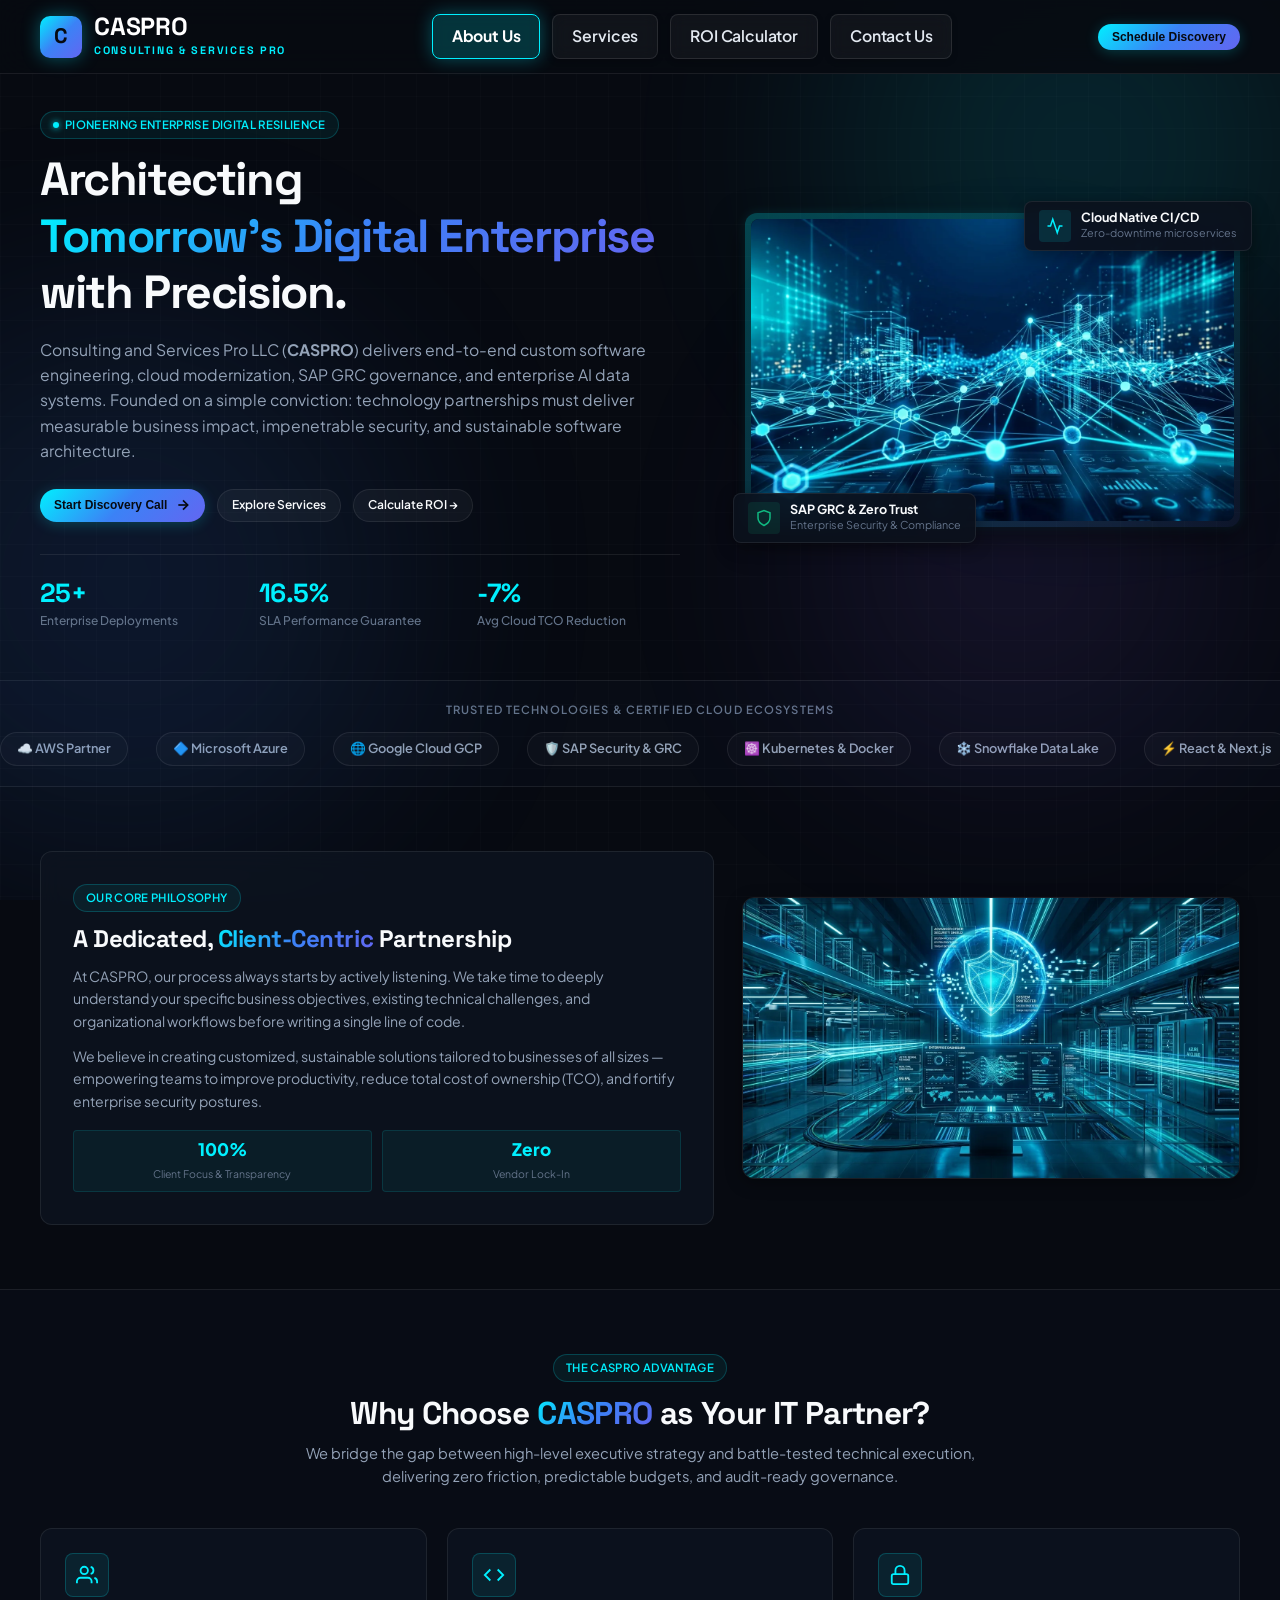
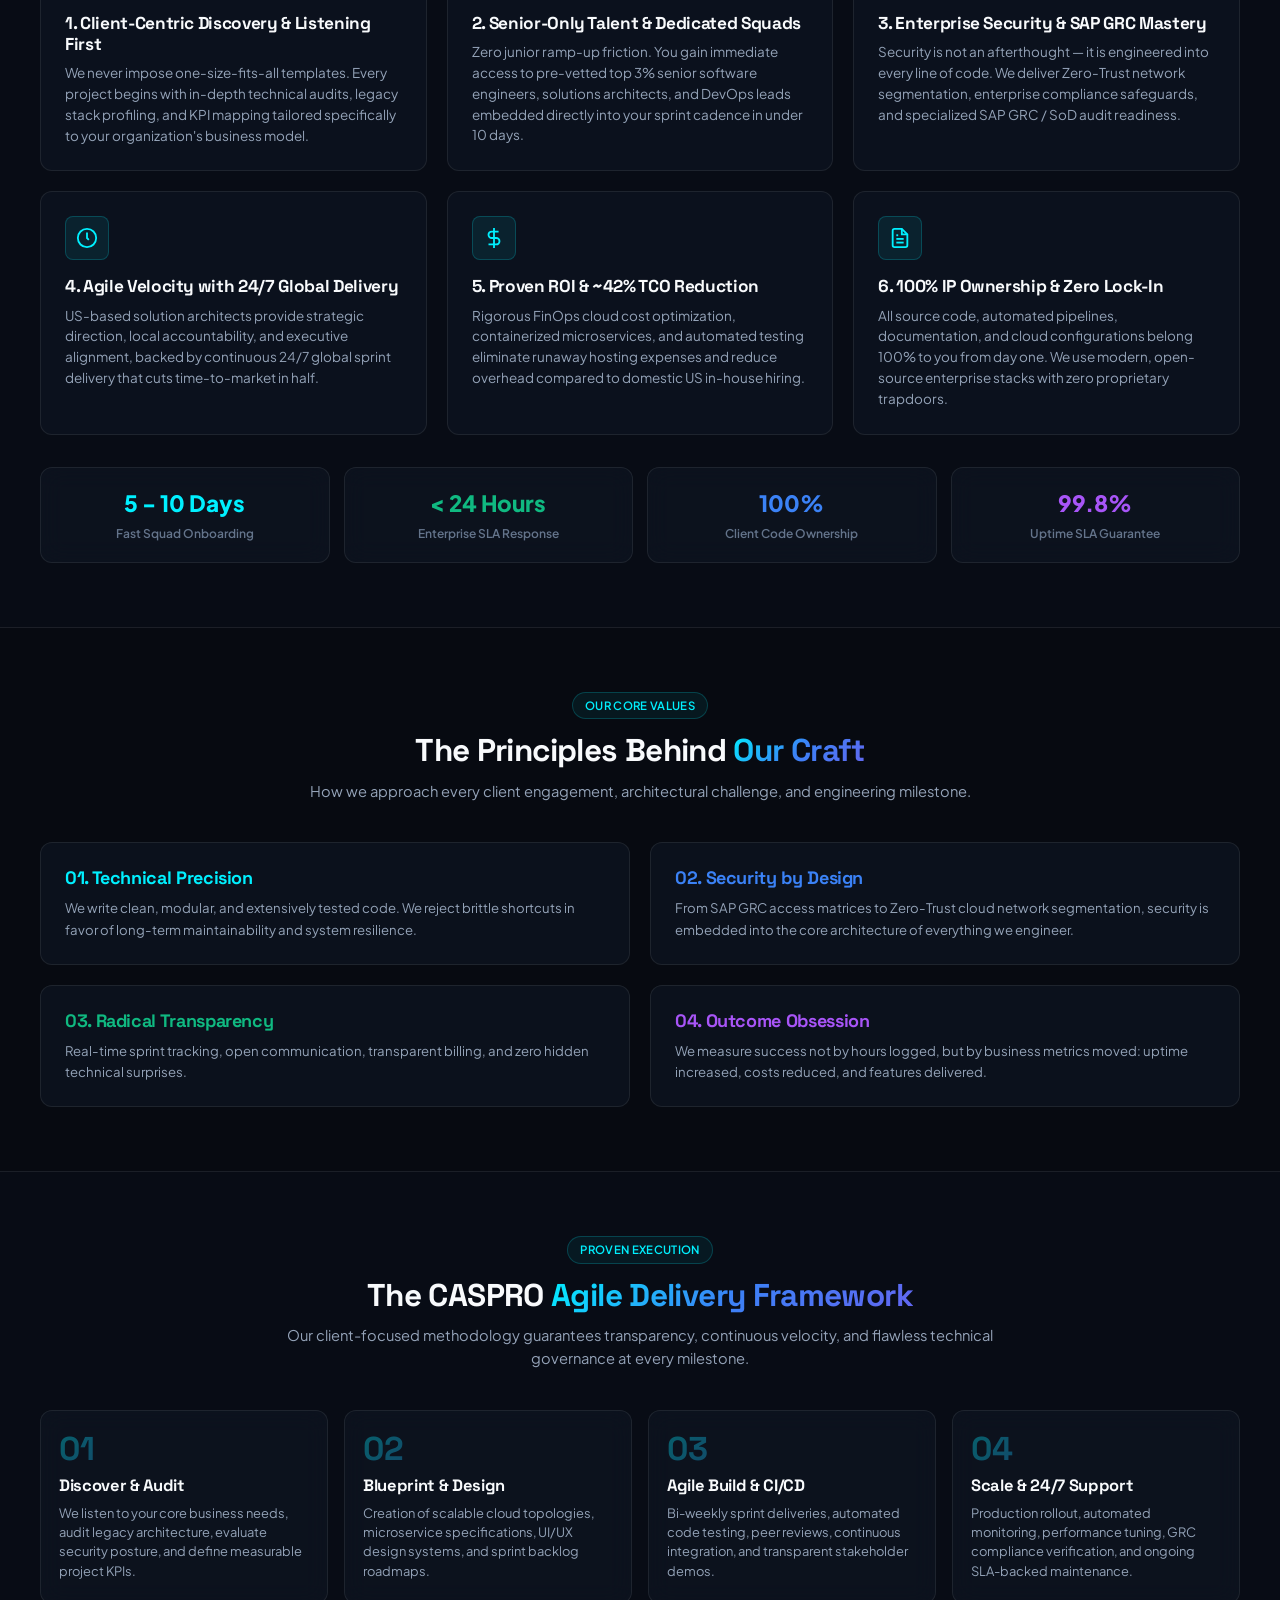
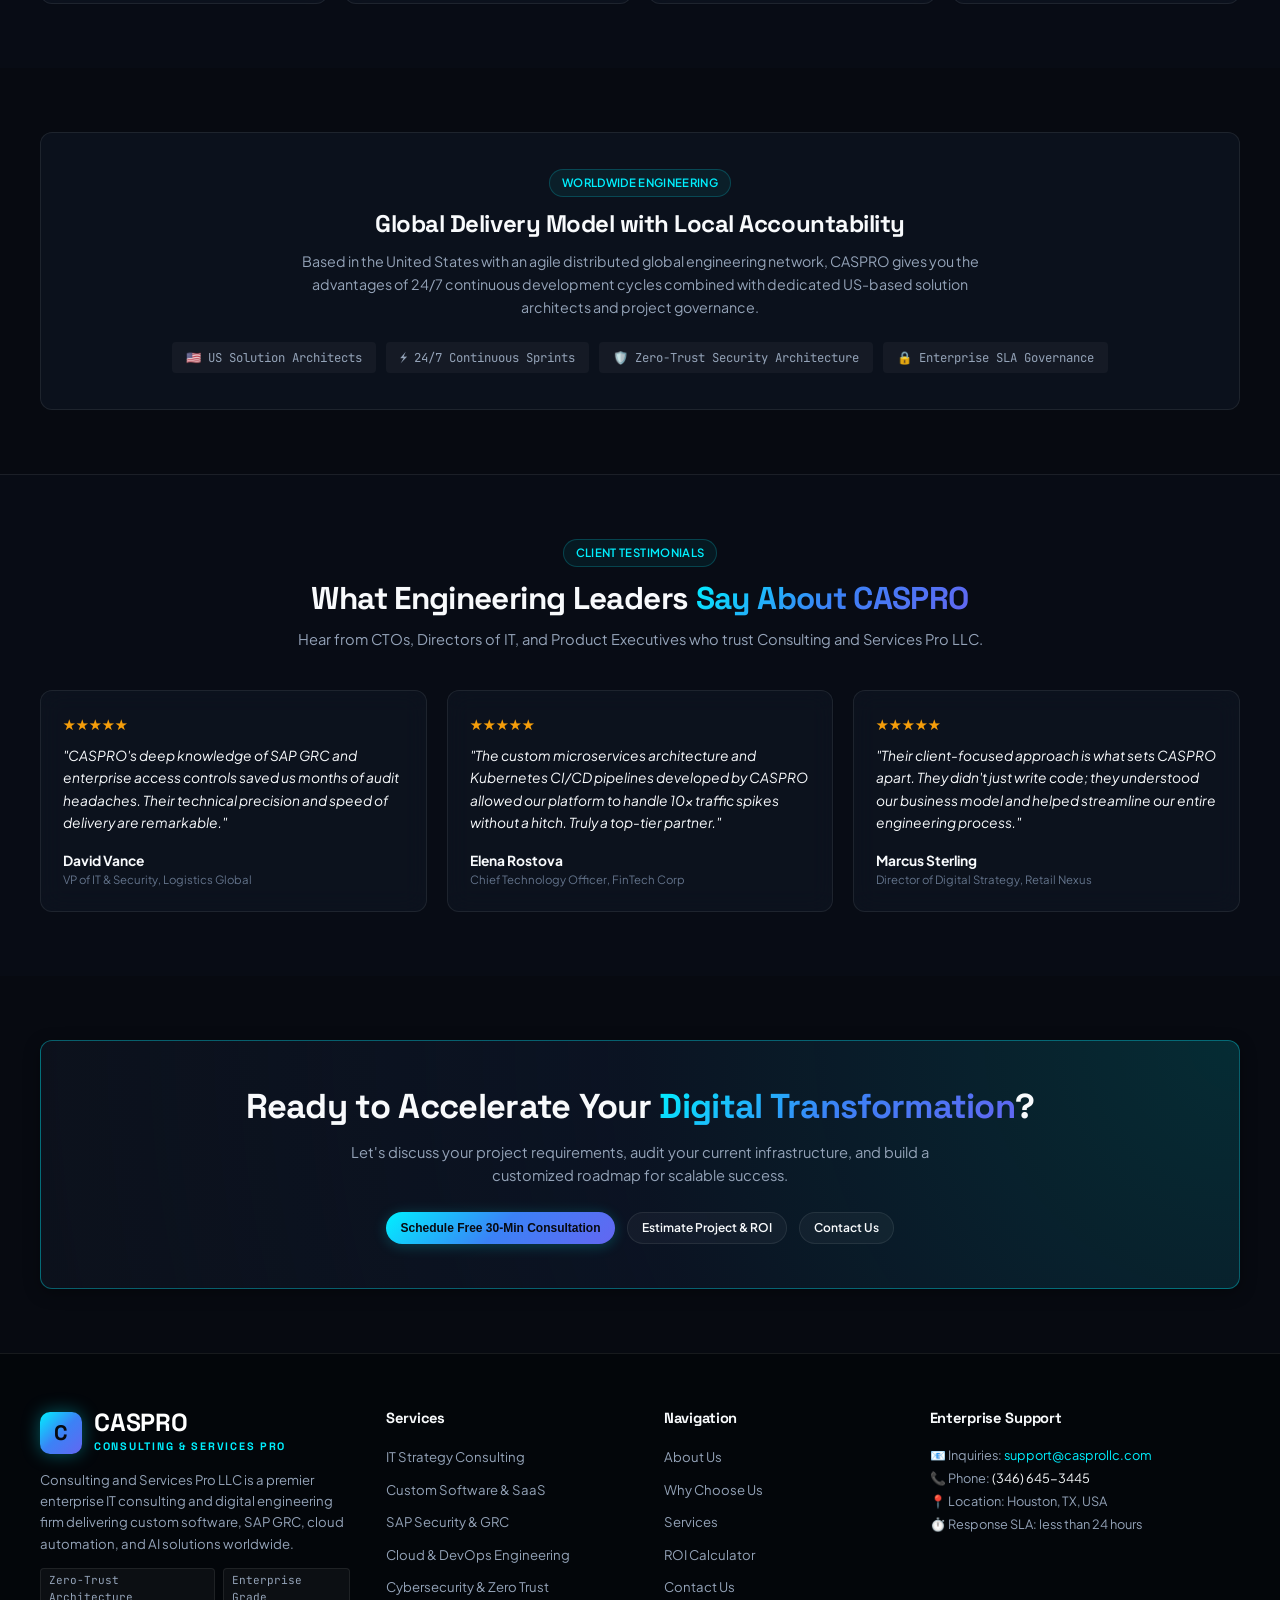
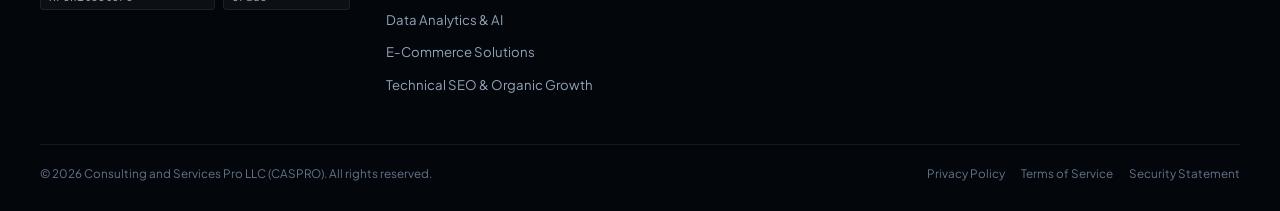
<file: index.html>
<!DOCTYPE html>
<html lang="en" data-theme="dark">

<head>
  <meta charset="UTF-8">
  <meta name="viewport" content="width=device-width, initial-scale=1.0">
  <title>CASPRO Consulting</title>
  <meta name="description"
    content="Discover why enterprises choose Consulting and Services Pro LLC (CASPRO) for custom software engineering, cloud modernization, SAP GRC governance, and 24/7 dedicated agile squads.">
  <meta name="keywords"
    content="CASPRO, Consulting and Services Pro LLC, about us, why choose us, custom software development, cloud migration, SAP security GRC, enterprise AI, IT consulting, agile delivery">
  <meta name="author" content="Consulting and Services Pro LLC">
  <meta name="robots" content="index, follow, max-snippet:-1, max-image-preview:large, max-video-preview:-1">
  <link rel="canonical" href="https://www.casprollc.com/">
  <meta name="theme-color" content="#070a11">

  <!-- Open Graph / Facebook -->
  <meta property="og:type" content="website">
  <meta property="og:locale" content="en_US">
  <meta property="og:url" content="https://www.casprollc.com/">
  <meta property="og:site_name" content="CASPRO LLC">
  <meta property="og:title" content="CASPRO Consulting">
  <meta property="og:description"
    content="Pioneering enterprise digital resilience with client-centric software engineering, SAP GRC access governance, and ~42% cloud TCO reduction.">
  <meta property="og:image" content="https://www.casprollc.com/assets/images/hero-tech.jpg">
  <meta property="og:image:width" content="1200">
  <meta property="og:image:height" content="630">

  <!-- Twitter Card -->
  <meta name="twitter:card" content="summary_large_image">
  <meta name="twitter:title" content="CASPRO Consulting">
  <meta name="twitter:description"
    content="Pioneering enterprise digital resilience with client-centric software engineering, SAP GRC access governance, and ~42% cloud TCO reduction.">
  <meta name="twitter:image" content="https://www.casprollc.com/assets/images/hero-tech.jpg">

  <!-- Schema.org JSON-LD Structured Data -->
  <script type="application/ld+json">
  {
    "@context": "https://schema.org",
    "@graph": [
      {
        "@type": "Organization",
        "@id": "https://www.casprollc.com/#organization",
        "name": "Consulting and Services Pro LLC",
        "alternateName": "CASPRO",
        "url": "https://www.casprollc.com/",
        "logo": "https://www.casprollc.com/assets/images/hero-tech.jpg",
        "contactPoint": {
          "@type": "ContactPoint",
          "telephone": "+1-346-645-3445",
          "contactType": "customer service",
          "email": "support@casprollc.com",
          "areaServed": "Worldwide",
          "availableLanguage": ["English", "Spanish"]
        },
        "address": {
          "@type": "PostalAddress",
          "addressLocality": "Houston",
          "addressRegion": "TX",
          "addressCountry": "US"
        }
      },
      {
        "@type": "WebSite",
        "@id": "https://www.casprollc.com/#website",
        "url": "https://www.casprollc.com/",
        "name": "CASPRO LLC",
        "publisher": { "@id": "https://www.casprollc.com/#organization" }
      },
      {
        "@type": "ProfessionalService",
        "name": "CASPRO LLC - Consulting & Services Pro",
        "image": "https://www.casprollc.com/assets/images/hero-tech.jpg",
        "url": "https://www.casprollc.com/",
        "telephone": "+1-346-645-3445",
        "priceRange": "$$$$",
        "address": {
          "@type": "PostalAddress",
          "addressLocality": "Houston",
          "addressRegion": "TX",
          "addressCountry": "US"
        },
        "description": "Enterprise custom software development, cloud infrastructure modernization, SAP GRC security, and AI consulting."
      }
    ]
  }
  </script>

  <link rel="preconnect" href="https://fonts.googleapis.com">
  <link rel="preconnect" href="https://fonts.gstatic.com" crossorigin>
  <link
    href="https://fonts.googleapis.com/css2?family=JetBrains+Mono:wght@400;500;600&family=Plus+Jakarta+Sans:wght@400;500;600;700;800&family=Space+Grotesk:wght@500;600;700&display=swap"
    rel="stylesheet">
  <link rel="stylesheet" href="css/style.css">
</head>

<body>

  <!-- Ambient Background -->
  <div class="ambient-glow" aria-hidden="true">
    <div class="glow-orb glow-orb-1"></div>
    <div class="glow-orb glow-orb-2"></div>
    <div class="glow-orb glow-orb-3"></div>
  </div>
  <div class="bg-grid-pattern" aria-hidden="true"></div>

  <!-- HEADER & NAVIGATION -->
  <header class="header-nav">
    <div class="container nav-container">
      <a href="index.html" class="brand-logo" id="brandLogo">
        <div class="brand-logo-icon">C</div>
        <div class="brand-logo-text">
          <span class="brand-logo-title">CASPRO</span>
          <span class="brand-logo-sub">Consulting &amp; Services Pro</span>
        </div>
      </a>

      <nav>
        <ul class="nav-menu" id="navMenu">
          <li><a href="index.html" class="nav-link active">About Us</a></li>
          <li><a href="services.html" class="nav-link">Services</a></li>
          <li><a href="roi-calculator.html" class="nav-link">ROI Calculator</a></li>
          <li><a href="contact.html" class="nav-link">Contact Us</a></li>
        </ul>
      </nav>

      <div class="nav-actions">
        <button class="btn btn-primary btn-sm open-discovery-modal" id="navCtaBtn">Schedule Discovery</button>
        <button class="mobile-menu-toggle" aria-label="Open Navigation Menu">&#9776;</button>
      </div>
    </div>
  </header>

  <main>
    <!-- HERO SECTION -->
    <section class="hero-section">
      <div class="container">
        <div class="hero-grid">
          <div class="hero-content">
            <div class="badge-pill">
              <span class="pulse-dot"></span>
              Pioneering Enterprise Digital Resilience
            </div>
            <h1 class="hero-title">
              Architecting <span class="text-gradient">Tomorrow's Digital Enterprise</span> with Precision.
            </h1>
            <p class="hero-lead">
              Consulting and Services Pro LLC (<strong>CASPRO</strong>) delivers end-to-end custom software engineering,
              cloud modernization, SAP GRC governance, and enterprise AI data systems. Founded on a simple conviction:
              technology partnerships must deliver measurable business impact, impenetrable security, and sustainable
              software architecture.
            </p>
            <div class="hero-cta-group">
              <button class="btn btn-primary btn-sm open-discovery-modal">
                <span>Start Discovery Call</span>
                <svg width="16" height="16" viewBox="0 0 24 24" fill="none" stroke="currentColor" stroke-width="2.5">
                  <line x1="5" y1="12" x2="19" y2="12"></line>
                  <polyline points="12 5 19 12 12 19"></polyline>
                </svg>
              </button>
              <a href="services.html" class="btn btn-secondary btn-sm">Explore Services</a>
              <a href="roi-calculator.html" class="btn btn-secondary btn-sm">Calculate ROI &rarr;</a>
            </div>

            <!-- Compact Animated Stats -->
            <div class="hero-stats-row">
              <div class="stat-item">
                <h3 class="counter-val" data-target="150" data-suffix="+">0+</h3>
                <p>Enterprise Deployments</p>
              </div>
              <div class="stat-item">
                <h3 class="counter-val" data-target="99.8" data-suffix="%" data-decimals="1">0%</h3>
                <p>SLA Performance Guarantee</p>
              </div>
              <div class="stat-item">
                <h3 class="counter-val" data-target="42" data-suffix="%" data-prefix="-">0%</h3>
                <p>Avg Cloud TCO Reduction</p>
              </div>
            </div>
          </div>

          <!-- Hero Visual with Interactive Badges -->
          <div class="hero-visual">
            <div class="hero-card-container">
              <div class="hero-img-wrap">
                <picture>
                  <source srcset="assets/images/hero-tech.webp" type="image/webp">
                  <img src="assets/images/hero-tech.jpg"
                    alt="CASPRO Enterprise Cloud Architecture and Network Infrastructure" loading="eager" width="600"
                    height="375">
                </picture>
              </div>

              <div class="floating-badge floating-badge-1">
                <div class="badge-icon-box cyan">
                  <svg width="18" height="18" viewBox="0 0 24 24" fill="none" stroke="currentColor" stroke-width="2">
                    <polyline points="22 12 18 12 15 21 9 3 6 12 2 12"></polyline>
                  </svg>
                </div>
                <div>
                  <div class="badge-text-title">Cloud Native CI/CD</div>
                  <div class="badge-text-sub">Zero-downtime microservices</div>
                </div>
              </div>

              <div class="floating-badge floating-badge-2">
                <div class="badge-icon-box emerald">
                  <svg width="18" height="18" viewBox="0 0 24 24" fill="none" stroke="currentColor" stroke-width="2">
                    <path d="M12 22s8-4 8-10V5l-8-3-8 3v7c0 6 8 10 8 10z"></path>
                  </svg>
                </div>
                <div>
                  <div class="badge-text-title">SAP GRC &amp; Zero Trust</div>
                  <div class="badge-text-sub">Enterprise Security &amp; Compliance</div>
                </div>
              </div>
            </div>
          </div>
        </div>
      </div>
    </section>

    <!-- TECH STACK & PARTNERS MARQUEE -->
    <section class="marquee-section">
      <div class="marquee-label">Trusted Technologies &amp; Certified Cloud Ecosystems</div>
      <div class="marquee-track">
        <div class="tech-logo-pill"><span>☁️ AWS Partner</span></div>
        <div class="tech-logo-pill"><span>🔷 Microsoft Azure</span></div>
        <div class="tech-logo-pill"><span>🌐 Google Cloud GCP</span></div>
        <div class="tech-logo-pill"><span>🛡️ SAP Security &amp; GRC</span></div>
        <div class="tech-logo-pill"><span>☸️ Kubernetes &amp; Docker</span></div>
        <div class="tech-logo-pill"><span>❄️ Snowflake Data Lake</span></div>
        <div class="tech-logo-pill"><span>⚡ React &amp; Next.js</span></div>
        <div class="tech-logo-pill"><span>🐍 Python &amp; PyTorch AI</span></div>
        <div class="tech-logo-pill"><span>🛠️ Terraform &amp; Ansible</span></div>
        <div class="tech-logo-pill"><span>🟢 Node.js &amp; Go</span></div>
        <div class="tech-logo-pill"><span>🛍️ Headless eCommerce</span></div>
        <div class="tech-logo-pill"><span>☁️ AWS Partner</span></div>
        <div class="tech-logo-pill"><span>🔷 Microsoft Azure</span></div>
        <div class="tech-logo-pill"><span>🌐 Google Cloud GCP</span></div>
        <div class="tech-logo-pill"><span>🛡️ SAP Security &amp; GRC</span></div>
        <div class="tech-logo-pill"><span>☸️ Kubernetes &amp; Docker</span></div>
      </div>
    </section>

    <!-- MISSION & CLIENT-FOCUSED PHILOSOPHY -->
    <section class="section" id="approach">
      <div class="container">
        <div class="hero-grid" style="align-items: center; gap: 28px;">
          <div class="glass-card" style="padding: 32px;">
            <div class="badge-pill">Our Core Philosophy</div>
            <h2 style="margin-bottom: 12px; font-size: 1.6rem;">A Dedicated, <span
                class="text-gradient">Client-Centric</span> Partnership</h2>
            <p style="margin-bottom: 12px; font-size: 0.94rem;">
              At CASPRO, our process always starts by actively listening. We take time to deeply understand your
              specific business objectives, existing technical challenges, and organizational workflows before writing a
              single line of code.
            </p>
            <p style="margin-bottom: 18px; font-size: 0.94rem;">
              We believe in creating customized, sustainable solutions tailored to businesses of all sizes — empowering
              teams to improve productivity, reduce total cost of ownership (TCO), and fortify enterprise security
              postures.
            </p>
            <div style="display: grid; grid-template-columns: 1fr 1fr; gap: 10px;">
              <div class="metric-pill">
                <span class="metric-pill-val">100%</span>
                <span class="metric-pill-label">Client Focus &amp; Transparency</span>
              </div>
              <div class="metric-pill">
                <span class="metric-pill-val">Zero</span>
                <span class="metric-pill-label">Vendor Lock-In</span>
              </div>
            </div>
          </div>

          <div
            style="border-radius: var(--radius-md); overflow: hidden; border: 1px solid var(--border-glass); box-shadow: var(--shadow-md);">
            <picture>
              <source srcset="assets/images/cloud-ai.webp" type="image/webp">
              <img src="assets/images/cloud-ai.jpg" alt="CASPRO Engineering Center and Security Hub"
                style="width: 100%; height: 280px; object-fit: cover; display: block;" loading="lazy" width="600"
                height="280">
            </picture>
          </div>
        </div>
      </div>
    </section>

    <!-- WHY CHOOSE US (DEDICATED & COMPREHENSIVE SECTION) -->
    <section class="section" id="why-choose-us"
      style="background: rgba(12, 17, 28, 0.45); border-top: 1px solid var(--border-glass); border-bottom: 1px solid var(--border-glass);">
      <div class="container">
        <div class="section-header">
          <div class="badge-pill">The CASPRO Advantage</div>
          <h2 class="section-title">Why Choose <span class="text-gradient">CASPRO</span> as Your IT Partner?</h2>
          <p class="section-subtitle">
            We bridge the gap between high-level executive strategy and battle-tested technical execution, delivering
            zero friction, predictable budgets, and audit-ready governance.
          </p>
        </div>

        <div class="why-choose-grid">
          <!-- Card 1 -->
          <div class="why-choose-card">
            <div class="why-choose-icon-box">
              <svg width="22" height="22" viewBox="0 0 24 24" fill="none" stroke="currentColor" stroke-width="2">
                <path d="M17 21v-2a4 4 0 0 0-4-4H5a4 4 0 0 0-4 4v2"></path>
                <circle cx="9" cy="7" r="4"></circle>
                <path d="M23 21v-2a4 4 0 0 0-3-3.87"></path>
                <path d="M16 3.13a4 4 0 0 1 0 7.75"></path>
              </svg>
            </div>
            <h3 class="why-choose-title">1. Client-Centric Discovery &amp; Listening First</h3>
            <p class="why-choose-desc">
              We never impose one-size-fits-all templates. Every project begins with in-depth technical audits, legacy
              stack profiling, and KPI mapping tailored specifically to your organization's business model.
            </p>
          </div>

          <!-- Card 2 -->
          <div class="why-choose-card">
            <div class="why-choose-icon-box">
              <svg width="22" height="22" viewBox="0 0 24 24" fill="none" stroke="currentColor" stroke-width="2">
                <polyline points="16 18 22 12 16 6"></polyline>
                <polyline points="8 6 2 12 8 18"></polyline>
              </svg>
            </div>
            <h3 class="why-choose-title">2. Senior-Only Talent &amp; Dedicated Squads</h3>
            <p class="why-choose-desc">
              Zero junior ramp-up friction. You gain immediate access to pre-vetted top 3% senior software engineers,
              solutions architects, and DevOps leads embedded directly into your sprint cadence in under 10 days.
            </p>
          </div>

          <!-- Card 3 -->
          <div class="why-choose-card">
            <div class="why-choose-icon-box">
              <svg width="22" height="22" viewBox="0 0 24 24" fill="none" stroke="currentColor" stroke-width="2">
                <rect x="3" y="11" width="18" height="11" rx="2" ry="2"></rect>
                <path d="M7 11V7a5 5 0 0 1 10 0v4"></path>
              </svg>
            </div>
            <h3 class="why-choose-title">3. Enterprise Security &amp; SAP GRC Mastery</h3>
            <p class="why-choose-desc">
              Security is not an afterthought — it is engineered into every line of code. We deliver Zero-Trust network
              segmentation, enterprise compliance safeguards, and specialized SAP GRC / SoD audit readiness.
            </p>
          </div>

          <!-- Card 4 -->
          <div class="why-choose-card">
            <div class="why-choose-icon-box">
              <svg width="22" height="22" viewBox="0 0 24 24" fill="none" stroke="currentColor" stroke-width="2">
                <circle cx="12" cy="12" r="10"></circle>
                <polyline points="12 6 12 12 14 14"></polyline>
              </svg>
            </div>
            <h3 class="why-choose-title">4. Agile Velocity with 24/7 Global Delivery</h3>
            <p class="why-choose-desc">
              US-based solution architects provide strategic direction, local accountability, and executive alignment,
              backed by continuous 24/7 global sprint delivery that cuts time-to-market in half.
            </p>
          </div>

          <!-- Card 5 -->
          <div class="why-choose-card">
            <div class="why-choose-icon-box">
              <svg width="22" height="22" viewBox="0 0 24 24" fill="none" stroke="currentColor" stroke-width="2">
                <line x1="12" y1="1" x2="12" y2="23"></line>
                <path d="M17 5H9.5a3.5 3.5 0 0 0 0 7h5a3.5 3.5 0 0 1 0 7H6"></path>
              </svg>
            </div>
            <h3 class="why-choose-title">5. Proven ROI &amp; ~42% TCO Reduction</h3>
            <p class="why-choose-desc">
              Rigorous FinOps cloud cost optimization, containerized microservices, and automated testing eliminate
              runaway hosting expenses and reduce overhead compared to domestic US in-house hiring.
            </p>
          </div>

          <!-- Card 6 -->
          <div class="why-choose-card">
            <div class="why-choose-icon-box">
              <svg width="22" height="22" viewBox="0 0 24 24" fill="none" stroke="currentColor" stroke-width="2">
                <path d="M14 2H6a2 2 0 0 0-2 2v16a2 2 0 0 0 2 2h12a2 2 0 0 0 2-2V8z"></path>
                <polyline points="14 2 14 8 20 8"></polyline>
                <line x1="16" y1="13" x2="8" y2="13"></line>
                <line x1="16" y1="17" x2="8" y2="17"></line>
                <polyline points="10 9 9 9 8 9"></polyline>
              </svg>
            </div>
            <h3 class="why-choose-title">6. 100% IP Ownership &amp; Zero Lock-In</h3>
            <p class="why-choose-desc">
              All source code, automated pipelines, documentation, and cloud configurations belong 100% to you from day
              one. We use modern, open-source enterprise stacks with zero proprietary trapdoors.
            </p>
          </div>
        </div>

        <!-- Metric Badges Row -->
        <div
          style="margin-top: 32px; display: grid; grid-template-columns: repeat(auto-fit, minmax(min(100%, 200px), 1fr)); gap: 14px;">
          <div class="glass-card" style="padding: 18px; text-align: center;">
            <div style="font-size: 1.5rem; font-weight: 800; color: var(--accent-cyan); margin-bottom: 4px;">5 - 10 Days
            </div>
            <div style="font-size: 0.8rem; color: var(--text-muted); font-weight: 600;">Fast Squad Onboarding</div>
          </div>
          <div class="glass-card" style="padding: 18px; text-align: center;">
            <div style="font-size: 1.5rem; font-weight: 800; color: var(--accent-emerald); margin-bottom: 4px;">&lt; 24
              Hours</div>
            <div style="font-size: 0.8rem; color: var(--text-muted); font-weight: 600;">Enterprise SLA Response</div>
          </div>
          <div class="glass-card" style="padding: 18px; text-align: center;">
            <div style="font-size: 1.5rem; font-weight: 800; color: var(--accent-blue); margin-bottom: 4px;">100%</div>
            <div style="font-size: 0.8rem; color: var(--text-muted); font-weight: 600;">Client Code Ownership</div>
          </div>
          <div class="glass-card" style="padding: 18px; text-align: center;">
            <div style="font-size: 1.5rem; font-weight: 800; color: var(--accent-purple); margin-bottom: 4px;">99.8%
            </div>
            <div style="font-size: 0.8rem; color: var(--text-muted); font-weight: 600;">Uptime SLA Guarantee</div>
          </div>
        </div>
      </div>
    </section>

    <!-- GUIDING VALUES & PRINCIPLES -->
    <section class="section">
      <div class="container">
        <div class="section-header">
          <div class="badge-pill">Our Core Values</div>
          <h2 class="section-title">The Principles Behind <span class="text-gradient">Our Craft</span></h2>
          <p class="section-subtitle">
            How we approach every client engagement, architectural challenge, and engineering milestone.
          </p>
        </div>

        <div class="values-grid-2x2">
          <div class="glass-card" style="padding: 24px;">
            <h3 style="margin-bottom: 8px; color: var(--accent-cyan); font-size: 1.2rem;">01. Technical Precision</h3>
            <p style="font-size: 0.88rem;">We write clean, modular, and extensively tested code. We reject brittle
              shortcuts in favor of long-term maintainability and system resilience.</p>
          </div>

          <div class="glass-card" style="padding: 24px;">
            <h3 style="margin-bottom: 8px; color: var(--accent-blue); font-size: 1.2rem;">02. Security by Design</h3>
            <p style="font-size: 0.88rem;">From SAP GRC access matrices to Zero-Trust cloud network segmentation,
              security is embedded into the core architecture of everything we engineer.</p>
          </div>

          <div class="glass-card" style="padding: 24px;">
            <h3 style="margin-bottom: 8px; color: var(--accent-emerald); font-size: 1.2rem;">03. Radical Transparency
            </h3>
            <p style="font-size: 0.88rem;">Real-time sprint tracking, open communication, transparent billing, and zero
              hidden technical surprises.</p>
          </div>

          <div class="glass-card" style="padding: 24px;">
            <h3 style="margin-bottom: 8px; color: var(--accent-purple); font-size: 1.2rem;">04. Outcome Obsession</h3>
            <p style="font-size: 0.88rem;">We measure success not by hours logged, but by business metrics moved: uptime
              increased, costs reduced, and features delivered.</p>
          </div>
        </div>
      </div>
    </section>

    <!-- AGILE DELIVERY FRAMEWORK -->
    <section class="section" style="background: rgba(12, 17, 28, 0.4); border-top: 1px solid var(--border-glass);">
      <div class="container">
        <div class="section-header">
          <div class="badge-pill">Proven Execution</div>
          <h2 class="section-title">The CASPRO <span class="text-gradient">Agile Delivery Framework</span></h2>
          <p class="section-subtitle">
            Our client-focused methodology guarantees transparency, continuous velocity, and flawless technical
            governance at every milestone.
          </p>
        </div>

        <div class="methodology-grid">
          <div class="glass-card step-card">
            <div class="step-num">01</div>
            <h3 class="step-title">Discover &amp; Audit</h3>
            <p class="step-desc">
              We listen to your core business needs, audit legacy architecture, evaluate security posture, and define
              measurable project KPIs.
            </p>
          </div>

          <div class="glass-card step-card">
            <div class="step-num">02</div>
            <h3 class="step-title">Blueprint &amp; Design</h3>
            <p class="step-desc">
              Creation of scalable cloud topologies, microservice specifications, UI/UX design systems, and sprint
              backlog roadmaps.
            </p>
          </div>

          <div class="glass-card step-card">
            <div class="step-num">03</div>
            <h3 class="step-title">Agile Build &amp; CI/CD</h3>
            <p class="step-desc">
              Bi-weekly sprint deliveries, automated code testing, peer reviews, continuous integration, and transparent
              stakeholder demos.
            </p>
          </div>

          <div class="glass-card step-card">
            <div class="step-num">04</div>
            <h3 class="step-title">Scale &amp; 24/7 Support</h3>
            <p class="step-desc">
              Production rollout, automated monitoring, performance tuning, GRC compliance verification, and ongoing
              SLA-backed maintenance.
            </p>
          </div>
        </div>
      </div>
    </section>

    <!-- GLOBAL DELIVERY MODEL -->
    <section class="section">
      <div class="container">
        <div class="glass-card" style="padding: 36px; text-align: center;">
          <div class="badge-pill">Worldwide Engineering</div>
          <h2 style="margin-bottom: 12px; font-size: 1.6rem;">Global Delivery Model with Local Accountability</h2>
          <p style="max-width: 680px; margin: 0 auto 24px auto; font-size: 0.95rem; color: var(--text-secondary);">
            Based in the United States with an agile distributed global engineering network, CASPRO gives you the
            advantages of 24/7 continuous development cycles combined with dedicated US-based solution architects and
            project governance.
          </p>
          <div style="display: flex; justify-content: center; gap: 10px; flex-wrap: wrap;">
            <div class="tech-tag" style="padding: 6px 14px; font-size: 0.82rem;">🇺🇸 US Solution Architects</div>
            <div class="tech-tag" style="padding: 6px 14px; font-size: 0.82rem;">⚡ 24/7 Continuous Sprints</div>
            <div class="tech-tag" style="padding: 6px 14px; font-size: 0.82rem;">🛡️ Zero-Trust Security Architecture
            </div>
            <div class="tech-tag" style="padding: 6px 14px; font-size: 0.82rem;">🔒 Enterprise SLA Governance</div>
          </div>
        </div>
      </div>
    </section>

    <!-- CLIENT TESTIMONIALS -->
    <section class="section" style="background: rgba(12, 17, 28, 0.4); border-top: 1px solid var(--border-glass);">
      <div class="container">
        <div class="section-header">
          <div class="badge-pill">Client Testimonials</div>
          <h2 class="section-title">What Engineering Leaders <span class="text-gradient">Say About CASPRO</span></h2>
          <p class="section-subtitle">
            Hear from CTOs, Directors of IT, and Product Executives who trust Consulting and Services Pro LLC.
          </p>
        </div>

        <div class="testimonials-grid">
          <div class="glass-card" style="padding: 22px;">
            <div style="color: #f59e0b; margin-bottom: 10px; font-size: 0.95rem;">★★★★★</div>
            <p class="testimonial-quote">
              "CASPRO's deep knowledge of SAP GRC and enterprise access controls saved us months of audit headaches.
              Their technical precision and speed of delivery are remarkable."
            </p>
            <div class="testimonial-author-wrap">
              <div>
                <div class="author-name">David Vance</div>
                <div class="author-role">VP of IT &amp; Security, Logistics Global</div>
              </div>
            </div>
          </div>

          <div class="glass-card" style="padding: 22px;">
            <div style="color: #f59e0b; margin-bottom: 10px; font-size: 0.95rem;">★★★★★</div>
            <p class="testimonial-quote">
              "The custom microservices architecture and Kubernetes CI/CD pipelines developed by CASPRO allowed our
              platform to handle 10x traffic spikes without a hitch. Truly a top-tier partner."
            </p>
            <div class="testimonial-author-wrap">
              <div>
                <div class="author-name">Elena Rostova</div>
                <div class="author-role">Chief Technology Officer, FinTech Corp</div>
              </div>
            </div>
          </div>

          <div class="glass-card" style="padding: 22px;">
            <div style="color: #f59e0b; margin-bottom: 10px; font-size: 0.95rem;">★★★★★</div>
            <p class="testimonial-quote">
              "Their client-focused approach is what sets CASPRO apart. They didn't just write code; they understood our
              business model and helped streamline our entire engineering process."
            </p>
            <div class="testimonial-author-wrap">
              <div>
                <div class="author-name">Marcus Sterling</div>
                <div class="author-role">Director of Digital Strategy, Retail Nexus</div>
              </div>
            </div>
          </div>
        </div>
      </div>
    </section>

    <!-- CTA BANNER -->
    <section class="section cta-banner-section">
      <div class="container">
        <div class="cta-banner-box">
          <h2 style="font-size: clamp(1.6rem, 3vw, 2.3rem); margin-bottom: 14px;">
            Ready to Accelerate Your <span class="text-gradient">Digital Transformation</span>?
          </h2>
          <p style="max-width: 600px; margin: 0 auto 24px auto; font-size: 0.98rem; color: var(--text-secondary);">
            Let's discuss your project requirements, audit your current infrastructure, and build a customized roadmap
            for scalable success.
          </p>
          <div style="display: flex; justify-content: center; gap: 12px; flex-wrap: wrap;">
            <button class="btn btn-primary btn-sm open-discovery-modal">
              Schedule Free 30-Min Consultation
            </button>
            <a href="roi-calculator.html" class="btn btn-secondary btn-sm">Estimate Project &amp; ROI</a>
            <a href="contact.html" class="btn btn-secondary btn-sm">Contact Us</a>
          </div>
        </div>
      </div>
    </section>
  </main>

  <!-- FOOTER -->
  <footer class="site-footer">
    <div class="container">
      <div class="footer-grid">
        <div class="footer-brand">
          <a href="index.html" class="brand-logo" style="margin-bottom: 12px;">
            <div class="brand-logo-icon">C</div>
            <div class="brand-logo-text">
              <span class="brand-logo-title">CASPRO</span>
              <span class="brand-logo-sub">Consulting &amp; Services Pro</span>
            </div>
          </a>
          <p>
            Consulting and Services Pro LLC is a premier enterprise IT consulting and digital engineering firm
            delivering custom software, SAP GRC, cloud automation, and AI solutions worldwide.
          </p>
          <div style="margin-top: 14px; display: flex; gap: 8px;">
            <span class="tech-tag" style="border: 1px solid var(--border-glass);">Zero-Trust Architecture</span>
            <span class="tech-tag" style="border: 1px solid var(--border-glass);">Enterprise Grade</span>
          </div>
        </div>

        <div>
          <h4 class="footer-heading">Services</h4>
          <ul class="footer-links">
            <li><a href="services.html#it-strategy">IT Strategy Consulting</a></li>
            <li><a href="services.html#custom-software">Custom Software &amp; SaaS</a></li>
            <li><a href="services.html#sap-grc">SAP Security &amp; GRC</a></li>
            <li><a href="services.html#cloud-devops">Cloud &amp; DevOps Engineering</a></li>
            <li><a href="services.html#cybersecurity">Cybersecurity &amp; Zero Trust</a></li>
            <li><a href="services.html#data-ai">Data Analytics &amp; AI</a></li>
            <li><a href="services.html#ecommerce">E-Commerce Solutions</a></li>
            <li><a href="services.html#seo-growth">Technical SEO &amp; Organic Growth</a></li>
          </ul>
        </div>

        <div>
          <h4 class="footer-heading">Navigation</h4>
          <ul class="footer-links">
            <li><a href="index.html">About Us</a></li>
            <li><a href="index.html#why-choose-us">Why Choose Us</a></li>
            <li><a href="services.html">Services</a></li>
            <li><a href="roi-calculator.html">ROI Calculator</a></li>
            <li><a href="contact.html">Contact Us</a></li>
          </ul>
        </div>

        <div>
          <h4 class="footer-heading">Enterprise Support</h4>
          <div style="font-size: 0.85rem; color: var(--text-secondary); line-height: 1.8;">
            📧 Inquiries: <a href="mailto:support@casprollc.com" style="color: var(--accent-cyan); text-decoration: none;">support@casprollc.com</a><br>
            📞 Phone: <a href="tel:3466453445" style="color: var(--text-primary); text-decoration: none;">(346) 645-3445</a><br>
            📍 Location: Houston, TX, USA<br>
            ⏱️ Response SLA: less than 24 hours
          </div>
        </div>
      </div>

      <div class="footer-bottom">
        <div class="footer-bottom-text">
          &copy; 2026 Consulting and Services Pro LLC (CASPRO). All rights reserved.
        </div>
        <div class="footer-legal-links">
          <a href="#">Privacy Policy</a>
          <a href="#">Terms of Service</a>
          <a href="#">Security Statement</a>
        </div>
      </div>
    </div>
  </footer>

  <!-- DISCOVERY SESSION MODAL -->
  <div class="modal-overlay" id="discoveryModal" aria-hidden="true">
    <div class="modal-content">
      <button class="modal-close-btn" id="closeDiscoveryModal" aria-label="Close Modal">&times;</button>
      <div class="badge-pill" style="margin-bottom: 10px;">30-Minute Architecture Discovery</div>
      <h3 style="font-size: 1.4rem; margin-bottom: 10px;">Schedule Your Enterprise Consultation</h3>
      <p style="font-size: 0.88rem; margin-bottom: 18px;">
        Meet with a senior CASPRO solutions architect to discuss technical roadmaps, SAP GRC audits, cloud migration, or
        custom software specifications.
      </p>

      <form id="modalContactForm">
        <div class="form-group">
          <label class="form-label">Full Name *</label>
          <input type="text" class="form-control" placeholder="e.g. Sarah Jenkins" required>
        </div>
        <div class="form-group">
          <label class="form-label">Work Email *</label>
          <input type="email" class="form-control" placeholder="sarah@company.com" required>
        </div>
        <div class="form-group">
          <label class="form-label">Primary Area of Interest</label>
          <select class="form-control">
            <option>Custom Software Development</option>
            <option>SAP Security &amp; GRC Compliance</option>
            <option>Cloud Migration &amp; DevOps</option>
            <option>Enterprise AI &amp; Data Engineering</option>
            <option>Technical SEO &amp; Organic Growth</option>
            <option>IT Strategy Consulting &amp; Modernization</option>
            <option>Dedicated Engineering Squad</option>
          </select>
        </div>
        <div class="form-group">
          <label class="form-label">Brief Project Summary or Questions</label>
          <textarea class="form-control" rows="3"
            placeholder="Tell us about your current challenges, timeline, or objectives..."></textarea>
        </div>
        <button type="submit" class="btn btn-primary btn-sm" style="width: 100%; padding: 11px;">
          Confirm Discovery Call Request
        </button>
      </form>
    </div>
  </div>

  <script src="js/main.js"></script>
</body>

</html>
</file>
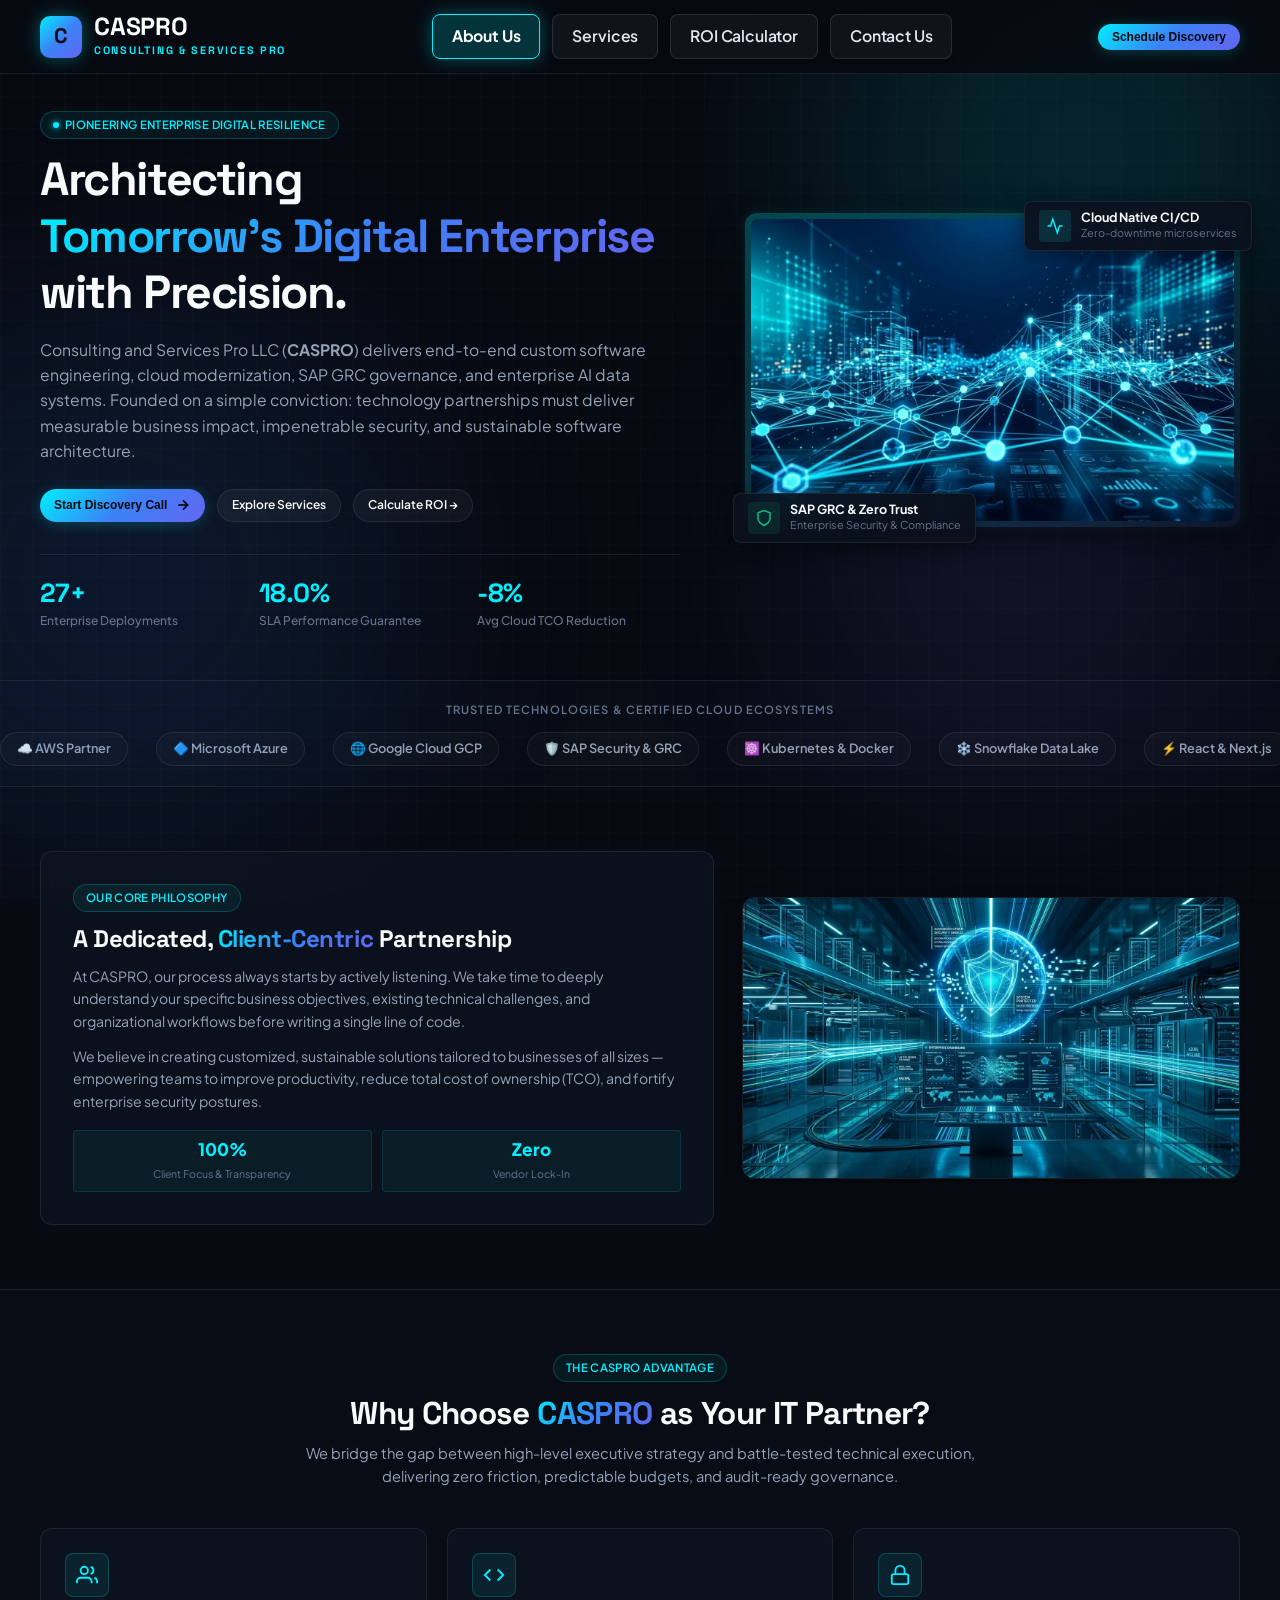
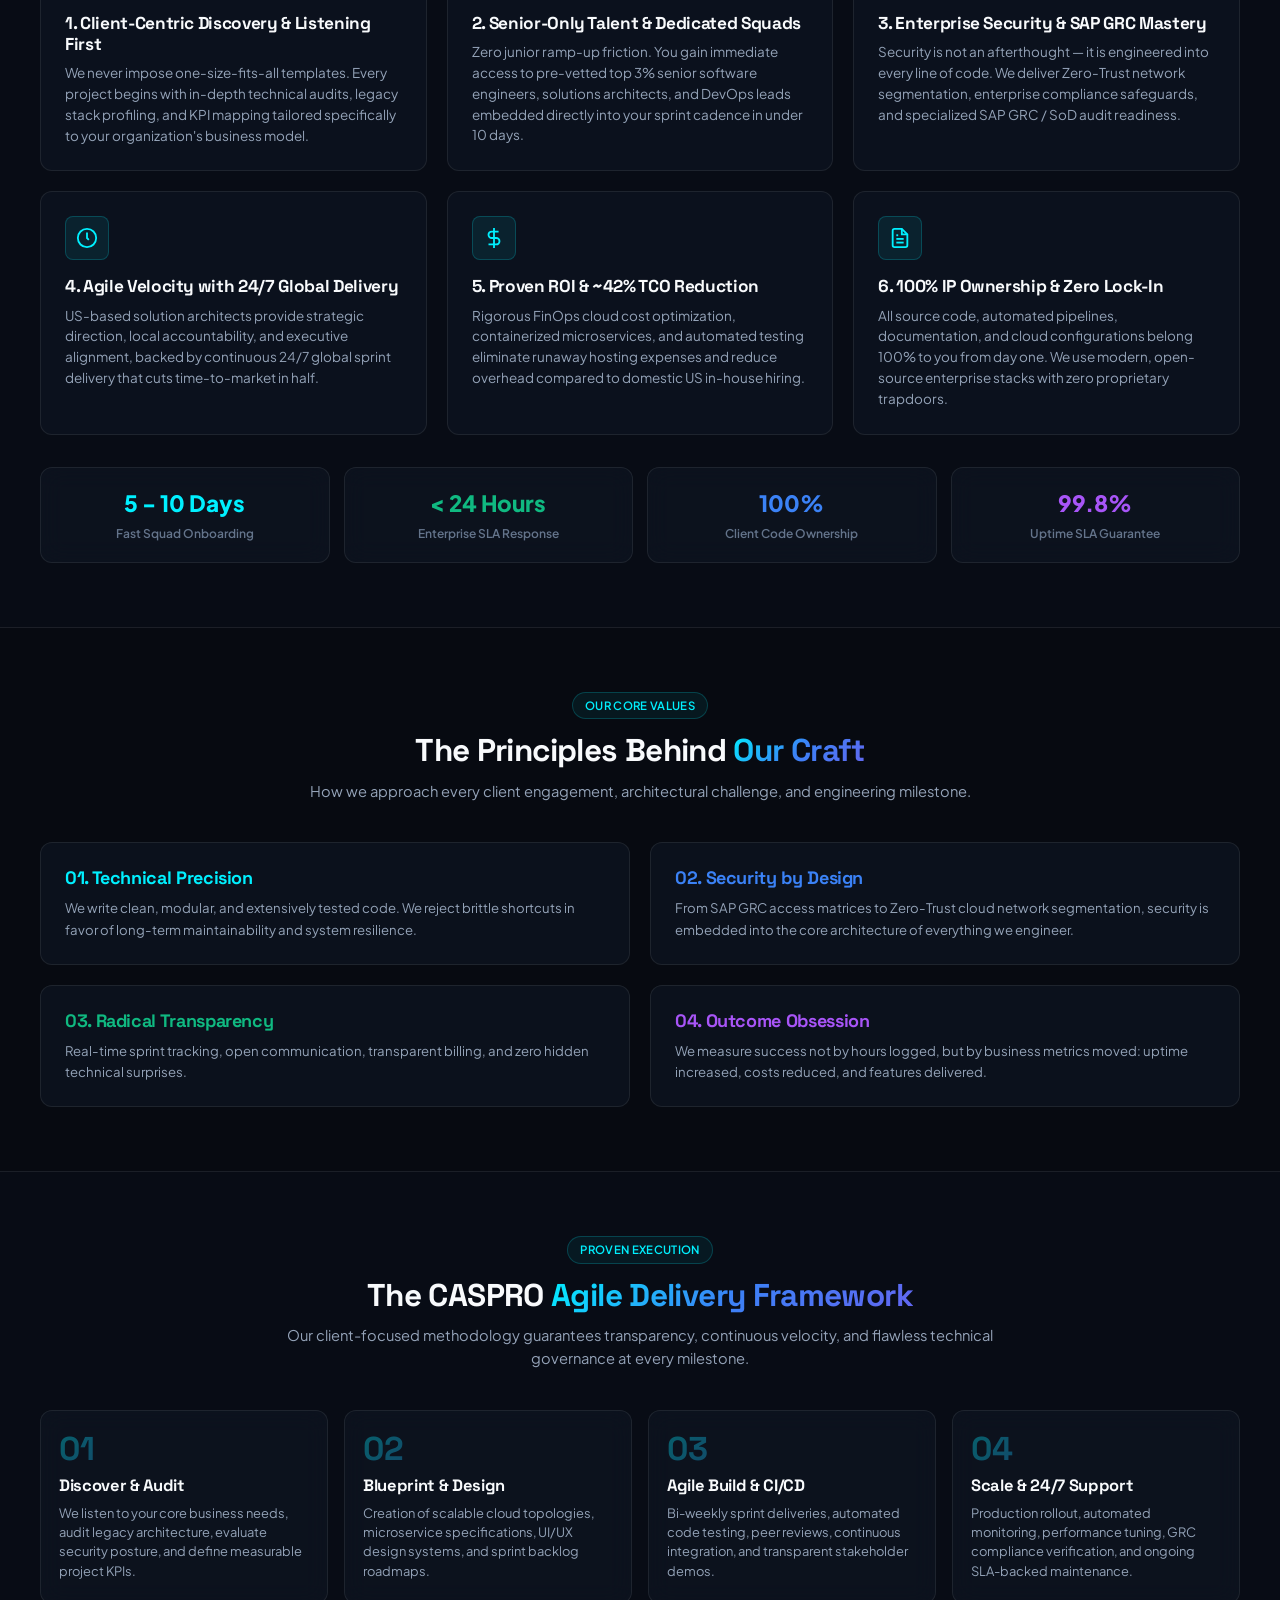
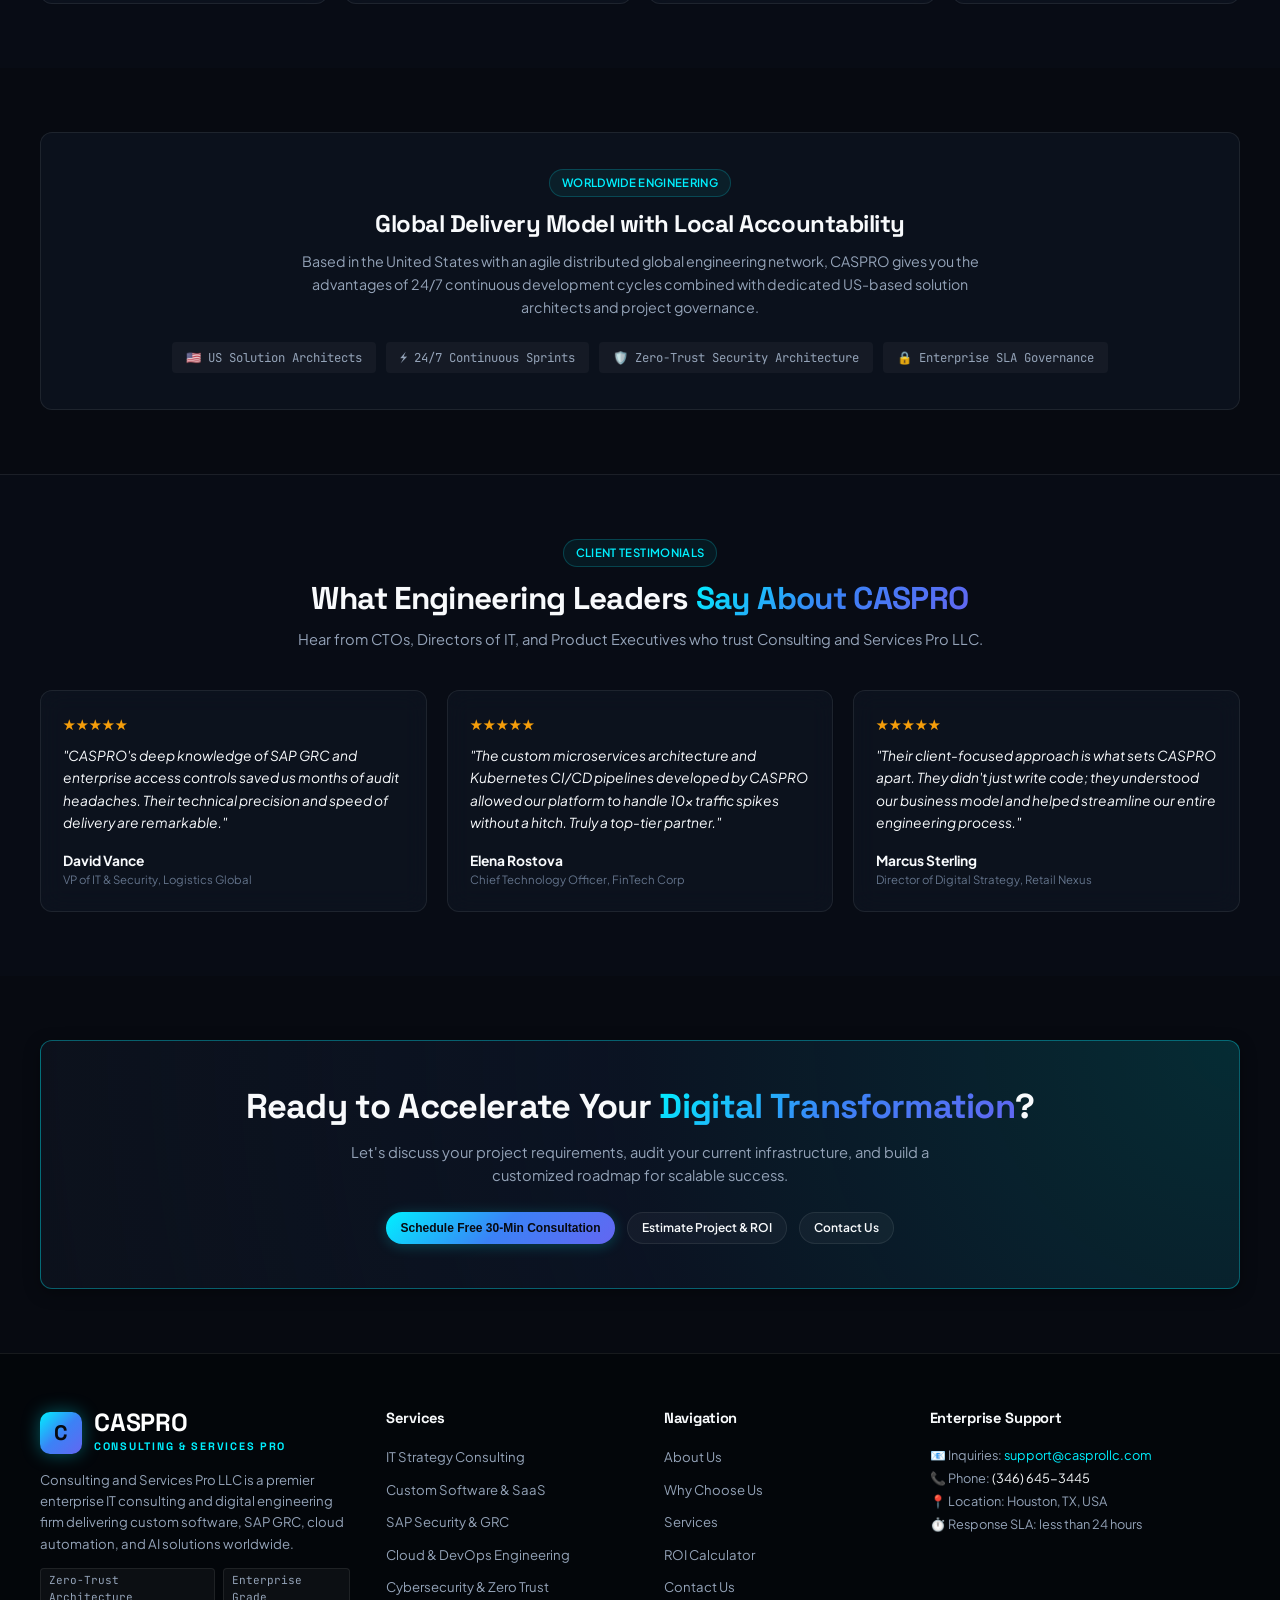
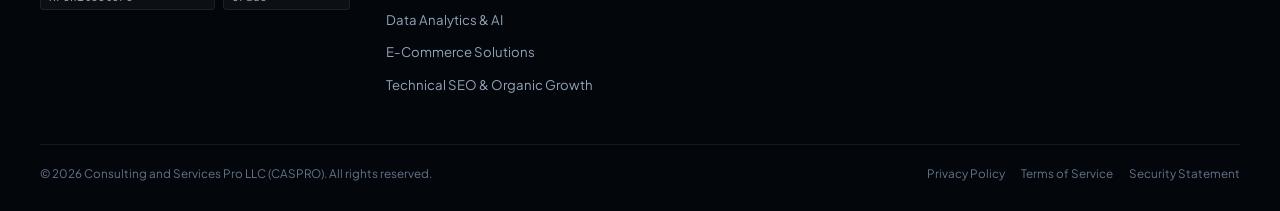
<file: about.html>
<!DOCTYPE html>
<html lang="en" data-theme="dark">

<head>
  <meta charset="UTF-8">
  <meta name="viewport" content="width=device-width, initial-scale=1.0">
  <title>CASPRO Consulting</title>
  <meta name="description"
    content="Discover why enterprises choose Consulting and Services Pro LLC (CASPRO) for custom software engineering, cloud modernization, SAP GRC governance, and 24/7 dedicated agile squads.">
  <meta name="keywords"
    content="CASPRO, Consulting and Services Pro LLC, about us, why choose us, custom software development, cloud migration, SAP security GRC, enterprise AI, IT consulting, agile delivery">
  <meta name="author" content="Consulting and Services Pro LLC">
  <meta name="robots" content="index, follow, max-snippet:-1, max-image-preview:large, max-video-preview:-1">
  <link rel="canonical" href="https://www.casprollc.com/about.html">
  <meta name="theme-color" content="#070a11">

  <!-- Open Graph / Facebook -->
  <meta property="og:type" content="website">
  <meta property="og:locale" content="en_US">
  <meta property="og:url" content="https://www.casprollc.com/about.html">
  <meta property="og:site_name" content="CASPRO LLC">
  <meta property="og:title" content="CASPRO Consulting">
  <meta property="og:description"
    content="Pioneering enterprise digital resilience with client-centric software engineering, SAP GRC access governance, and ~42% cloud TCO reduction.">
  <meta property="og:image" content="https://www.casprollc.com/assets/images/hero-tech.jpg">
  <meta property="og:image:width" content="1200">
  <meta property="og:image:height" content="630">

  <!-- Twitter Card -->
  <meta name="twitter:card" content="summary_large_image">
  <meta name="twitter:title" content="CASPRO Consulting">
  <meta name="twitter:description"
    content="Pioneering enterprise digital resilience with client-centric software engineering, SAP GRC access governance, and ~42% cloud TCO reduction.">
  <meta name="twitter:image" content="https://www.casprollc.com/assets/images/hero-tech.jpg">

  <!-- Schema.org JSON-LD Structured Data -->
  <script type="application/ld+json">
  {
    "@context": "https://schema.org",
    "@graph": [
      {
        "@type": "AboutPage",
        "@id": "https://www.casprollc.com/about.html#webpage",
        "url": "https://www.casprollc.com/about.html",
        "name": "About Us & Why Choose Us | CASPRO LLC",
        "description": "Learn about CASPRO, our client-focused engineering philosophy, agile delivery model, leadership values, and enterprise track record.",
        "isPartOf": {
          "@type": "WebSite",
          "@id": "https://www.casprollc.com/#website",
          "url": "https://www.casprollc.com/",
          "name": "CASPRO LLC"
        }
      },
      {
        "@type": "Organization",
        "@id": "https://www.casprollc.com/#organization",
        "name": "Consulting and Services Pro LLC",
        "alternateName": "CASPRO",
        "url": "https://www.casprollc.com/",
        "logo": "https://www.casprollc.com/assets/images/hero-tech.jpg",
        "contactPoint": {
          "@type": "ContactPoint",
          "telephone": "+1-346-645-3445",
          "contactType": "customer service",
          "email": "support@casprollc.com",
          "areaServed": "Worldwide"
        },
        "address": {
          "@type": "PostalAddress",
          "addressLocality": "Houston",
          "addressRegion": "TX",
          "addressCountry": "US"
        }
      }
    ]
  }
  </script>

  <link rel="preconnect" href="https://fonts.googleapis.com">
  <link rel="preconnect" href="https://fonts.gstatic.com" crossorigin>
  <link
    href="https://fonts.googleapis.com/css2?family=JetBrains+Mono:wght@400;500;600&family=Plus+Jakarta+Sans:wght@400;500;600;700;800&family=Space+Grotesk:wght@500;600;700&display=swap"
    rel="stylesheet">
  <link rel="stylesheet" href="css/style.css">
</head>

<body>

  <!-- Ambient Background -->
  <div class="ambient-glow" aria-hidden="true">
    <div class="glow-orb glow-orb-1"></div>
    <div class="glow-orb glow-orb-2"></div>
    <div class="glow-orb glow-orb-3"></div>
  </div>
  <div class="bg-grid-pattern" aria-hidden="true"></div>

  <!-- HEADER & NAVIGATION -->
  <header class="header-nav">
    <div class="container nav-container">
      <a href="index.html" class="brand-logo" id="brandLogo">
        <div class="brand-logo-icon">C</div>
        <div class="brand-logo-text">
          <span class="brand-logo-title">CASPRO</span>
          <span class="brand-logo-sub">Consulting &amp; Services Pro</span>
        </div>
      </a>

      <nav>
        <ul class="nav-menu" id="navMenu">
          <li><a href="index.html" class="nav-link active">About Us</a></li>
          <li><a href="services.html" class="nav-link">Services</a></li>
          <li><a href="roi-calculator.html" class="nav-link">ROI Calculator</a></li>
          <li><a href="contact.html" class="nav-link">Contact Us</a></li>
        </ul>
      </nav>

      <div class="nav-actions">
        <button class="btn btn-primary btn-sm open-discovery-modal" id="navCtaBtn">Schedule Discovery</button>
        <button class="mobile-menu-toggle" aria-label="Open Navigation Menu">&#9776;</button>
      </div>
    </div>
  </header>

  <main>
    <!-- HERO SECTION -->
    <section class="hero-section">
      <div class="container">
        <div class="hero-grid">
          <div class="hero-content">
            <div class="badge-pill">
              <span class="pulse-dot"></span>
              Pioneering Enterprise Digital Resilience
            </div>
            <h1 class="hero-title">
              Architecting <span class="text-gradient">Tomorrow's Digital Enterprise</span> with Precision.
            </h1>
            <p class="hero-lead">
              Consulting and Services Pro LLC (<strong>CASPRO</strong>) delivers end-to-end custom software engineering,
              cloud modernization, SAP GRC governance, and enterprise AI data systems. Founded on a simple conviction:
              technology partnerships must deliver measurable business impact, impenetrable security, and sustainable
              software architecture.
            </p>
            <div class="hero-cta-group">
              <button class="btn btn-primary btn-sm open-discovery-modal">
                <span>Start Discovery Call</span>
                <svg width="16" height="16" viewBox="0 0 24 24" fill="none" stroke="currentColor" stroke-width="2.5">
                  <line x1="5" y1="12" x2="19" y2="12"></line>
                  <polyline points="12 5 19 12 12 19"></polyline>
                </svg>
              </button>
              <a href="services.html" class="btn btn-secondary btn-sm">Explore Services</a>
              <a href="roi-calculator.html" class="btn btn-secondary btn-sm">Calculate ROI &rarr;</a>
            </div>

            <!-- Compact Animated Stats -->
            <div class="hero-stats-row">
              <div class="stat-item">
                <h3 class="counter-val" data-target="150" data-suffix="+">0+</h3>
                <p>Enterprise Deployments</p>
              </div>
              <div class="stat-item">
                <h3 class="counter-val" data-target="99.8" data-suffix="%" data-decimals="1">0%</h3>
                <p>SLA Performance Guarantee</p>
              </div>
              <div class="stat-item">
                <h3 class="counter-val" data-target="42" data-suffix="%" data-prefix="-">0%</h3>
                <p>Avg Cloud TCO Reduction</p>
              </div>
            </div>
          </div>

          <!-- Hero Visual with Interactive Badges -->
          <div class="hero-visual">
            <div class="hero-card-container">
              <div class="hero-img-wrap">
                <picture>
                  <source srcset="assets/images/hero-tech.webp" type="image/webp">
                  <img src="assets/images/hero-tech.jpg"
                    alt="CASPRO Enterprise Cloud Architecture and Network Infrastructure" loading="eager" width="600"
                    height="375">
                </picture>
              </div>

              <div class="floating-badge floating-badge-1">
                <div class="badge-icon-box cyan">
                  <svg width="18" height="18" viewBox="0 0 24 24" fill="none" stroke="currentColor" stroke-width="2">
                    <polyline points="22 12 18 12 15 21 9 3 6 12 2 12"></polyline>
                  </svg>
                </div>
                <div>
                  <div class="badge-text-title">Cloud Native CI/CD</div>
                  <div class="badge-text-sub">Zero-downtime microservices</div>
                </div>
              </div>

              <div class="floating-badge floating-badge-2">
                <div class="badge-icon-box emerald">
                  <svg width="18" height="18" viewBox="0 0 24 24" fill="none" stroke="currentColor" stroke-width="2">
                    <path d="M12 22s8-4 8-10V5l-8-3-8 3v7c0 6 8 10 8 10z"></path>
                  </svg>
                </div>
                <div>
                  <div class="badge-text-title">SAP GRC &amp; Zero Trust</div>
                  <div class="badge-text-sub">Enterprise Security &amp; Compliance</div>
                </div>
              </div>
            </div>
          </div>
        </div>
      </div>
    </section>

    <!-- TECH STACK & PARTNERS MARQUEE -->
    <section class="marquee-section">
      <div class="marquee-label">Trusted Technologies &amp; Certified Cloud Ecosystems</div>
      <div class="marquee-track">
        <div class="tech-logo-pill"><span>☁️ AWS Partner</span></div>
        <div class="tech-logo-pill"><span>🔷 Microsoft Azure</span></div>
        <div class="tech-logo-pill"><span>🌐 Google Cloud GCP</span></div>
        <div class="tech-logo-pill"><span>🛡️ SAP Security &amp; GRC</span></div>
        <div class="tech-logo-pill"><span>☸️ Kubernetes &amp; Docker</span></div>
        <div class="tech-logo-pill"><span>❄️ Snowflake Data Lake</span></div>
        <div class="tech-logo-pill"><span>⚡ React &amp; Next.js</span></div>
        <div class="tech-logo-pill"><span>🐍 Python &amp; PyTorch AI</span></div>
        <div class="tech-logo-pill"><span>🛠️ Terraform &amp; Ansible</span></div>
        <div class="tech-logo-pill"><span>🟢 Node.js &amp; Go</span></div>
        <div class="tech-logo-pill"><span>🛍️ Headless eCommerce</span></div>
        <div class="tech-logo-pill"><span>☁️ AWS Partner</span></div>
        <div class="tech-logo-pill"><span>🔷 Microsoft Azure</span></div>
        <div class="tech-logo-pill"><span>🌐 Google Cloud GCP</span></div>
        <div class="tech-logo-pill"><span>🛡️ SAP Security &amp; GRC</span></div>
        <div class="tech-logo-pill"><span>☸️ Kubernetes &amp; Docker</span></div>
      </div>
    </section>

    <!-- MISSION & CLIENT-FOCUSED PHILOSOPHY -->
    <section class="section" id="approach">
      <div class="container">
        <div class="hero-grid" style="align-items: center; gap: 28px;">
          <div class="glass-card" style="padding: 32px;">
            <div class="badge-pill">Our Core Philosophy</div>
            <h2 style="margin-bottom: 12px; font-size: 1.6rem;">A Dedicated, <span
                class="text-gradient">Client-Centric</span> Partnership</h2>
            <p style="margin-bottom: 12px; font-size: 0.94rem;">
              At CASPRO, our process always starts by actively listening. We take time to deeply understand your
              specific business objectives, existing technical challenges, and organizational workflows before writing a
              single line of code.
            </p>
            <p style="margin-bottom: 18px; font-size: 0.94rem;">
              We believe in creating customized, sustainable solutions tailored to businesses of all sizes — empowering
              teams to improve productivity, reduce total cost of ownership (TCO), and fortify enterprise security
              postures.
            </p>
            <div style="display: grid; grid-template-columns: 1fr 1fr; gap: 10px;">
              <div class="metric-pill">
                <span class="metric-pill-val">100%</span>
                <span class="metric-pill-label">Client Focus &amp; Transparency</span>
              </div>
              <div class="metric-pill">
                <span class="metric-pill-val">Zero</span>
                <span class="metric-pill-label">Vendor Lock-In</span>
              </div>
            </div>
          </div>

          <div
            style="border-radius: var(--radius-md); overflow: hidden; border: 1px solid var(--border-glass); box-shadow: var(--shadow-md);">
            <picture>
              <source srcset="assets/images/cloud-ai.webp" type="image/webp">
              <img src="assets/images/cloud-ai.jpg" alt="CASPRO Engineering Center and Security Hub"
                style="width: 100%; height: 280px; object-fit: cover; display: block;" loading="lazy" width="600"
                height="280">
            </picture>
          </div>
        </div>
      </div>
    </section>

    <!-- WHY CHOOSE US (DEDICATED & COMPREHENSIVE SECTION) -->
    <section class="section" id="why-choose-us"
      style="background: rgba(12, 17, 28, 0.45); border-top: 1px solid var(--border-glass); border-bottom: 1px solid var(--border-glass);">
      <div class="container">
        <div class="section-header">
          <div class="badge-pill">The CASPRO Advantage</div>
          <h2 class="section-title">Why Choose <span class="text-gradient">CASPRO</span> as Your IT Partner?</h2>
          <p class="section-subtitle">
            We bridge the gap between high-level executive strategy and battle-tested technical execution, delivering
            zero friction, predictable budgets, and audit-ready governance.
          </p>
        </div>

        <div class="why-choose-grid">
          <!-- Card 1 -->
          <div class="why-choose-card">
            <div class="why-choose-icon-box">
              <svg width="22" height="22" viewBox="0 0 24 24" fill="none" stroke="currentColor" stroke-width="2">
                <path d="M17 21v-2a4 4 0 0 0-4-4H5a4 4 0 0 0-4 4v2"></path>
                <circle cx="9" cy="7" r="4"></circle>
                <path d="M23 21v-2a4 4 0 0 0-3-3.87"></path>
                <path d="M16 3.13a4 4 0 0 1 0 7.75"></path>
              </svg>
            </div>
            <h3 class="why-choose-title">1. Client-Centric Discovery &amp; Listening First</h3>
            <p class="why-choose-desc">
              We never impose one-size-fits-all templates. Every project begins with in-depth technical audits, legacy
              stack profiling, and KPI mapping tailored specifically to your organization's business model.
            </p>
          </div>

          <!-- Card 2 -->
          <div class="why-choose-card">
            <div class="why-choose-icon-box">
              <svg width="22" height="22" viewBox="0 0 24 24" fill="none" stroke="currentColor" stroke-width="2">
                <polyline points="16 18 22 12 16 6"></polyline>
                <polyline points="8 6 2 12 8 18"></polyline>
              </svg>
            </div>
            <h3 class="why-choose-title">2. Senior-Only Talent &amp; Dedicated Squads</h3>
            <p class="why-choose-desc">
              Zero junior ramp-up friction. You gain immediate access to pre-vetted top 3% senior software engineers,
              solutions architects, and DevOps leads embedded directly into your sprint cadence in under 10 days.
            </p>
          </div>

          <!-- Card 3 -->
          <div class="why-choose-card">
            <div class="why-choose-icon-box">
              <svg width="22" height="22" viewBox="0 0 24 24" fill="none" stroke="currentColor" stroke-width="2">
                <rect x="3" y="11" width="18" height="11" rx="2" ry="2"></rect>
                <path d="M7 11V7a5 5 0 0 1 10 0v4"></path>
              </svg>
            </div>
            <h3 class="why-choose-title">3. Enterprise Security &amp; SAP GRC Mastery</h3>
            <p class="why-choose-desc">
              Security is not an afterthought — it is engineered into every line of code. We deliver Zero-Trust network
              segmentation, enterprise compliance safeguards, and specialized SAP GRC / SoD audit readiness.
            </p>
          </div>

          <!-- Card 4 -->
          <div class="why-choose-card">
            <div class="why-choose-icon-box">
              <svg width="22" height="22" viewBox="0 0 24 24" fill="none" stroke="currentColor" stroke-width="2">
                <circle cx="12" cy="12" r="10"></circle>
                <polyline points="12 6 12 12 14 14"></polyline>
              </svg>
            </div>
            <h3 class="why-choose-title">4. Agile Velocity with 24/7 Global Delivery</h3>
            <p class="why-choose-desc">
              US-based solution architects provide strategic direction, local accountability, and executive alignment,
              backed by continuous 24/7 global sprint delivery that cuts time-to-market in half.
            </p>
          </div>

          <!-- Card 5 -->
          <div class="why-choose-card">
            <div class="why-choose-icon-box">
              <svg width="22" height="22" viewBox="0 0 24 24" fill="none" stroke="currentColor" stroke-width="2">
                <line x1="12" y1="1" x2="12" y2="23"></line>
                <path d="M17 5H9.5a3.5 3.5 0 0 0 0 7h5a3.5 3.5 0 0 1 0 7H6"></path>
              </svg>
            </div>
            <h3 class="why-choose-title">5. Proven ROI &amp; ~42% TCO Reduction</h3>
            <p class="why-choose-desc">
              Rigorous FinOps cloud cost optimization, containerized microservices, and automated testing eliminate
              runaway hosting expenses and reduce overhead compared to domestic US in-house hiring.
            </p>
          </div>

          <!-- Card 6 -->
          <div class="why-choose-card">
            <div class="why-choose-icon-box">
              <svg width="22" height="22" viewBox="0 0 24 24" fill="none" stroke="currentColor" stroke-width="2">
                <path d="M14 2H6a2 2 0 0 0-2 2v16a2 2 0 0 0 2 2h12a2 2 0 0 0 2-2V8z"></path>
                <polyline points="14 2 14 8 20 8"></polyline>
                <line x1="16" y1="13" x2="8" y2="13"></line>
                <line x1="16" y1="17" x2="8" y2="17"></line>
                <polyline points="10 9 9 9 8 9"></polyline>
              </svg>
            </div>
            <h3 class="why-choose-title">6. 100% IP Ownership &amp; Zero Lock-In</h3>
            <p class="why-choose-desc">
              All source code, automated pipelines, documentation, and cloud configurations belong 100% to you from day
              one. We use modern, open-source enterprise stacks with zero proprietary trapdoors.
            </p>
          </div>
        </div>

        <!-- Metric Badges Row -->
        <div
          style="margin-top: 32px; display: grid; grid-template-columns: repeat(auto-fit, minmax(min(100%, 200px), 1fr)); gap: 14px;">
          <div class="glass-card" style="padding: 18px; text-align: center;">
            <div style="font-size: 1.5rem; font-weight: 800; color: var(--accent-cyan); margin-bottom: 4px;">5 - 10 Days
            </div>
            <div style="font-size: 0.8rem; color: var(--text-muted); font-weight: 600;">Fast Squad Onboarding</div>
          </div>
          <div class="glass-card" style="padding: 18px; text-align: center;">
            <div style="font-size: 1.5rem; font-weight: 800; color: var(--accent-emerald); margin-bottom: 4px;">&lt; 24
              Hours</div>
            <div style="font-size: 0.8rem; color: var(--text-muted); font-weight: 600;">Enterprise SLA Response</div>
          </div>
          <div class="glass-card" style="padding: 18px; text-align: center;">
            <div style="font-size: 1.5rem; font-weight: 800; color: var(--accent-blue); margin-bottom: 4px;">100%</div>
            <div style="font-size: 0.8rem; color: var(--text-muted); font-weight: 600;">Client Code Ownership</div>
          </div>
          <div class="glass-card" style="padding: 18px; text-align: center;">
            <div style="font-size: 1.5rem; font-weight: 800; color: var(--accent-purple); margin-bottom: 4px;">99.8%
            </div>
            <div style="font-size: 0.8rem; color: var(--text-muted); font-weight: 600;">Uptime SLA Guarantee</div>
          </div>
        </div>
      </div>
    </section>

    <!-- GUIDING VALUES & PRINCIPLES -->
    <section class="section">
      <div class="container">
        <div class="section-header">
          <div class="badge-pill">Our Core Values</div>
          <h2 class="section-title">The Principles Behind <span class="text-gradient">Our Craft</span></h2>
          <p class="section-subtitle">
            How we approach every client engagement, architectural challenge, and engineering milestone.
          </p>
        </div>

        <div class="values-grid-2x2">
          <div class="glass-card" style="padding: 24px;">
            <h3 style="margin-bottom: 8px; color: var(--accent-cyan); font-size: 1.2rem;">01. Technical Precision</h3>
            <p style="font-size: 0.88rem;">We write clean, modular, and extensively tested code. We reject brittle
              shortcuts in favor of long-term maintainability and system resilience.</p>
          </div>

          <div class="glass-card" style="padding: 24px;">
            <h3 style="margin-bottom: 8px; color: var(--accent-blue); font-size: 1.2rem;">02. Security by Design</h3>
            <p style="font-size: 0.88rem;">From SAP GRC access matrices to Zero-Trust cloud network segmentation,
              security is embedded into the core architecture of everything we engineer.</p>
          </div>

          <div class="glass-card" style="padding: 24px;">
            <h3 style="margin-bottom: 8px; color: var(--accent-emerald); font-size: 1.2rem;">03. Radical Transparency
            </h3>
            <p style="font-size: 0.88rem;">Real-time sprint tracking, open communication, transparent billing, and zero
              hidden technical surprises.</p>
          </div>

          <div class="glass-card" style="padding: 24px;">
            <h3 style="margin-bottom: 8px; color: var(--accent-purple); font-size: 1.2rem;">04. Outcome Obsession</h3>
            <p style="font-size: 0.88rem;">We measure success not by hours logged, but by business metrics moved: uptime
              increased, costs reduced, and features delivered.</p>
          </div>
        </div>
      </div>
    </section>

    <!-- AGILE DELIVERY FRAMEWORK -->
    <section class="section" style="background: rgba(12, 17, 28, 0.4); border-top: 1px solid var(--border-glass);">
      <div class="container">
        <div class="section-header">
          <div class="badge-pill">Proven Execution</div>
          <h2 class="section-title">The CASPRO <span class="text-gradient">Agile Delivery Framework</span></h2>
          <p class="section-subtitle">
            Our client-focused methodology guarantees transparency, continuous velocity, and flawless technical
            governance at every milestone.
          </p>
        </div>

        <div class="methodology-grid">
          <div class="glass-card step-card">
            <div class="step-num">01</div>
            <h3 class="step-title">Discover &amp; Audit</h3>
            <p class="step-desc">
              We listen to your core business needs, audit legacy architecture, evaluate security posture, and define
              measurable project KPIs.
            </p>
          </div>

          <div class="glass-card step-card">
            <div class="step-num">02</div>
            <h3 class="step-title">Blueprint &amp; Design</h3>
            <p class="step-desc">
              Creation of scalable cloud topologies, microservice specifications, UI/UX design systems, and sprint
              backlog roadmaps.
            </p>
          </div>

          <div class="glass-card step-card">
            <div class="step-num">03</div>
            <h3 class="step-title">Agile Build &amp; CI/CD</h3>
            <p class="step-desc">
              Bi-weekly sprint deliveries, automated code testing, peer reviews, continuous integration, and transparent
              stakeholder demos.
            </p>
          </div>

          <div class="glass-card step-card">
            <div class="step-num">04</div>
            <h3 class="step-title">Scale &amp; 24/7 Support</h3>
            <p class="step-desc">
              Production rollout, automated monitoring, performance tuning, GRC compliance verification, and ongoing
              SLA-backed maintenance.
            </p>
          </div>
        </div>
      </div>
    </section>

    <!-- GLOBAL DELIVERY MODEL -->
    <section class="section">
      <div class="container">
        <div class="glass-card" style="padding: 36px; text-align: center;">
          <div class="badge-pill">Worldwide Engineering</div>
          <h2 style="margin-bottom: 12px; font-size: 1.6rem;">Global Delivery Model with Local Accountability</h2>
          <p style="max-width: 680px; margin: 0 auto 24px auto; font-size: 0.95rem; color: var(--text-secondary);">
            Based in the United States with an agile distributed global engineering network, CASPRO gives you the
            advantages of 24/7 continuous development cycles combined with dedicated US-based solution architects and
            project governance.
          </p>
          <div style="display: flex; justify-content: center; gap: 10px; flex-wrap: wrap;">
            <div class="tech-tag" style="padding: 6px 14px; font-size: 0.82rem;">🇺🇸 US Solution Architects</div>
            <div class="tech-tag" style="padding: 6px 14px; font-size: 0.82rem;">⚡ 24/7 Continuous Sprints</div>
            <div class="tech-tag" style="padding: 6px 14px; font-size: 0.82rem;">🛡️ Zero-Trust Security Architecture
            </div>
            <div class="tech-tag" style="padding: 6px 14px; font-size: 0.82rem;">🔒 Enterprise SLA Governance</div>
          </div>
        </div>
      </div>
    </section>

    <!-- CLIENT TESTIMONIALS -->
    <section class="section" style="background: rgba(12, 17, 28, 0.4); border-top: 1px solid var(--border-glass);">
      <div class="container">
        <div class="section-header">
          <div class="badge-pill">Client Testimonials</div>
          <h2 class="section-title">What Engineering Leaders <span class="text-gradient">Say About CASPRO</span></h2>
          <p class="section-subtitle">
            Hear from CTOs, Directors of IT, and Product Executives who trust Consulting and Services Pro LLC.
          </p>
        </div>

        <div class="testimonials-grid">
          <div class="glass-card" style="padding: 22px;">
            <div style="color: #f59e0b; margin-bottom: 10px; font-size: 0.95rem;">★★★★★</div>
            <p class="testimonial-quote">
              "CASPRO's deep knowledge of SAP GRC and enterprise access controls saved us months of audit headaches.
              Their technical precision and speed of delivery are remarkable."
            </p>
            <div class="testimonial-author-wrap">
              <div>
                <div class="author-name">David Vance</div>
                <div class="author-role">VP of IT &amp; Security, Logistics Global</div>
              </div>
            </div>
          </div>

          <div class="glass-card" style="padding: 22px;">
            <div style="color: #f59e0b; margin-bottom: 10px; font-size: 0.95rem;">★★★★★</div>
            <p class="testimonial-quote">
              "The custom microservices architecture and Kubernetes CI/CD pipelines developed by CASPRO allowed our
              platform to handle 10x traffic spikes without a hitch. Truly a top-tier partner."
            </p>
            <div class="testimonial-author-wrap">
              <div>
                <div class="author-name">Elena Rostova</div>
                <div class="author-role">Chief Technology Officer, FinTech Corp</div>
              </div>
            </div>
          </div>

          <div class="glass-card" style="padding: 22px;">
            <div style="color: #f59e0b; margin-bottom: 10px; font-size: 0.95rem;">★★★★★</div>
            <p class="testimonial-quote">
              "Their client-focused approach is what sets CASPRO apart. They didn't just write code; they understood our
              business model and helped streamline our entire engineering process."
            </p>
            <div class="testimonial-author-wrap">
              <div>
                <div class="author-name">Marcus Sterling</div>
                <div class="author-role">Director of Digital Strategy, Retail Nexus</div>
              </div>
            </div>
          </div>
        </div>
      </div>
    </section>

    <!-- CTA BANNER -->
    <section class="section cta-banner-section">
      <div class="container">
        <div class="cta-banner-box">
          <h2 style="font-size: clamp(1.6rem, 3vw, 2.3rem); margin-bottom: 14px;">
            Ready to Accelerate Your <span class="text-gradient">Digital Transformation</span>?
          </h2>
          <p style="max-width: 600px; margin: 0 auto 24px auto; font-size: 0.98rem; color: var(--text-secondary);">
            Let's discuss your project requirements, audit your current infrastructure, and build a customized roadmap
            for scalable success.
          </p>
          <div style="display: flex; justify-content: center; gap: 12px; flex-wrap: wrap;">
            <button class="btn btn-primary btn-sm open-discovery-modal">
              Schedule Free 30-Min Consultation
            </button>
            <a href="roi-calculator.html" class="btn btn-secondary btn-sm">Estimate Project &amp; ROI</a>
            <a href="contact.html" class="btn btn-secondary btn-sm">Contact Us</a>
          </div>
        </div>
      </div>
    </section>
  </main>

  <!-- FOOTER -->
  <footer class="site-footer">
    <div class="container">
      <div class="footer-grid">
        <div class="footer-brand">
          <a href="index.html" class="brand-logo" style="margin-bottom: 12px;">
            <div class="brand-logo-icon">C</div>
            <div class="brand-logo-text">
              <span class="brand-logo-title">CASPRO</span>
              <span class="brand-logo-sub">Consulting &amp; Services Pro</span>
            </div>
          </a>
          <p>
            Consulting and Services Pro LLC is a premier enterprise IT consulting and digital engineering firm
            delivering custom software, SAP GRC, cloud automation, and AI solutions worldwide.
          </p>
          <div style="margin-top: 14px; display: flex; gap: 8px;">
            <span class="tech-tag" style="border: 1px solid var(--border-glass);">Zero-Trust Architecture</span>
            <span class="tech-tag" style="border: 1px solid var(--border-glass);">Enterprise Grade</span>
          </div>
        </div>

        <div>
          <h4 class="footer-heading">Services</h4>
          <ul class="footer-links">
            <li><a href="services.html#it-strategy">IT Strategy Consulting</a></li>
            <li><a href="services.html#custom-software">Custom Software &amp; SaaS</a></li>
            <li><a href="services.html#sap-grc">SAP Security &amp; GRC</a></li>
            <li><a href="services.html#cloud-devops">Cloud &amp; DevOps Engineering</a></li>
            <li><a href="services.html#cybersecurity">Cybersecurity &amp; Zero Trust</a></li>
            <li><a href="services.html#data-ai">Data Analytics &amp; AI</a></li>
            <li><a href="services.html#ecommerce">E-Commerce Solutions</a></li>
            <li><a href="services.html#seo-growth">Technical SEO &amp; Organic Growth</a></li>
          </ul>
        </div>

        <div>
          <h4 class="footer-heading">Navigation</h4>
          <ul class="footer-links">
            <li><a href="index.html">About Us</a></li>
            <li><a href="index.html#why-choose-us">Why Choose Us</a></li>
            <li><a href="services.html">Services</a></li>
            <li><a href="roi-calculator.html">ROI Calculator</a></li>
            <li><a href="contact.html">Contact Us</a></li>
          </ul>
        </div>

        <div>
          <h4 class="footer-heading">Enterprise Support</h4>
          <div style="font-size: 0.85rem; color: var(--text-secondary); line-height: 1.8;">
            📧 Inquiries: <a href="mailto:support@casprollc.com" style="color: var(--accent-cyan); text-decoration: none;">support@casprollc.com</a><br>
            📞 Phone: <a href="tel:3466453445" style="color: var(--text-primary); text-decoration: none;">(346) 645-3445</a><br>
            📍 Location: Houston, TX, USA<br>
            ⏱️ Response SLA: less than 24 hours
          </div>
        </div>
      </div>

      <div class="footer-bottom">
        <div class="footer-bottom-text">
          &copy; 2026 Consulting and Services Pro LLC (CASPRO). All rights reserved.
        </div>
        <div class="footer-legal-links">
          <a href="#">Privacy Policy</a>
          <a href="#">Terms of Service</a>
          <a href="#">Security Statement</a>
        </div>
      </div>
    </div>
  </footer>

  <!-- DISCOVERY SESSION MODAL -->
  <div class="modal-overlay" id="discoveryModal" aria-hidden="true">
    <div class="modal-content">
      <button class="modal-close-btn" id="closeDiscoveryModal" aria-label="Close Modal">&times;</button>
      <div class="badge-pill" style="margin-bottom: 10px;">30-Minute Architecture Discovery</div>
      <h3 style="font-size: 1.4rem; margin-bottom: 10px;">Schedule Your Enterprise Consultation</h3>
      <p style="font-size: 0.88rem; margin-bottom: 18px;">
        Meet with a senior CASPRO solutions architect to discuss technical roadmaps, SAP GRC audits, cloud migration, or
        custom software specifications.
      </p>

      <form id="modalContactForm">
        <div class="form-group">
          <label class="form-label">Full Name *</label>
          <input type="text" class="form-control" placeholder="e.g. Sarah Jenkins" required>
        </div>
        <div class="form-group">
          <label class="form-label">Work Email *</label>
          <input type="email" class="form-control" placeholder="sarah@company.com" required>
        </div>
        <div class="form-group">
          <label class="form-label">Primary Area of Interest</label>
          <select class="form-control">
            <option>Custom Software Development</option>
            <option>SAP Security &amp; GRC Compliance</option>
            <option>Cloud Migration &amp; DevOps</option>
            <option>Enterprise AI &amp; Data Engineering</option>
            <option>Technical SEO &amp; Organic Growth</option>
            <option>IT Strategy Consulting &amp; Modernization</option>
            <option>Dedicated Engineering Squad</option>
          </select>
        </div>
        <div class="form-group">
          <label class="form-label">Brief Project Summary or Questions</label>
          <textarea class="form-control" rows="3"
            placeholder="Tell us about your current challenges, timeline, or objectives..."></textarea>
        </div>
        <button type="submit" class="btn btn-primary btn-sm" style="width: 100%; padding: 11px;">
          Confirm Discovery Call Request
        </button>
      </form>
    </div>
  </div>

  <script src="js/main.js"></script>
</body>

</html>
</file>
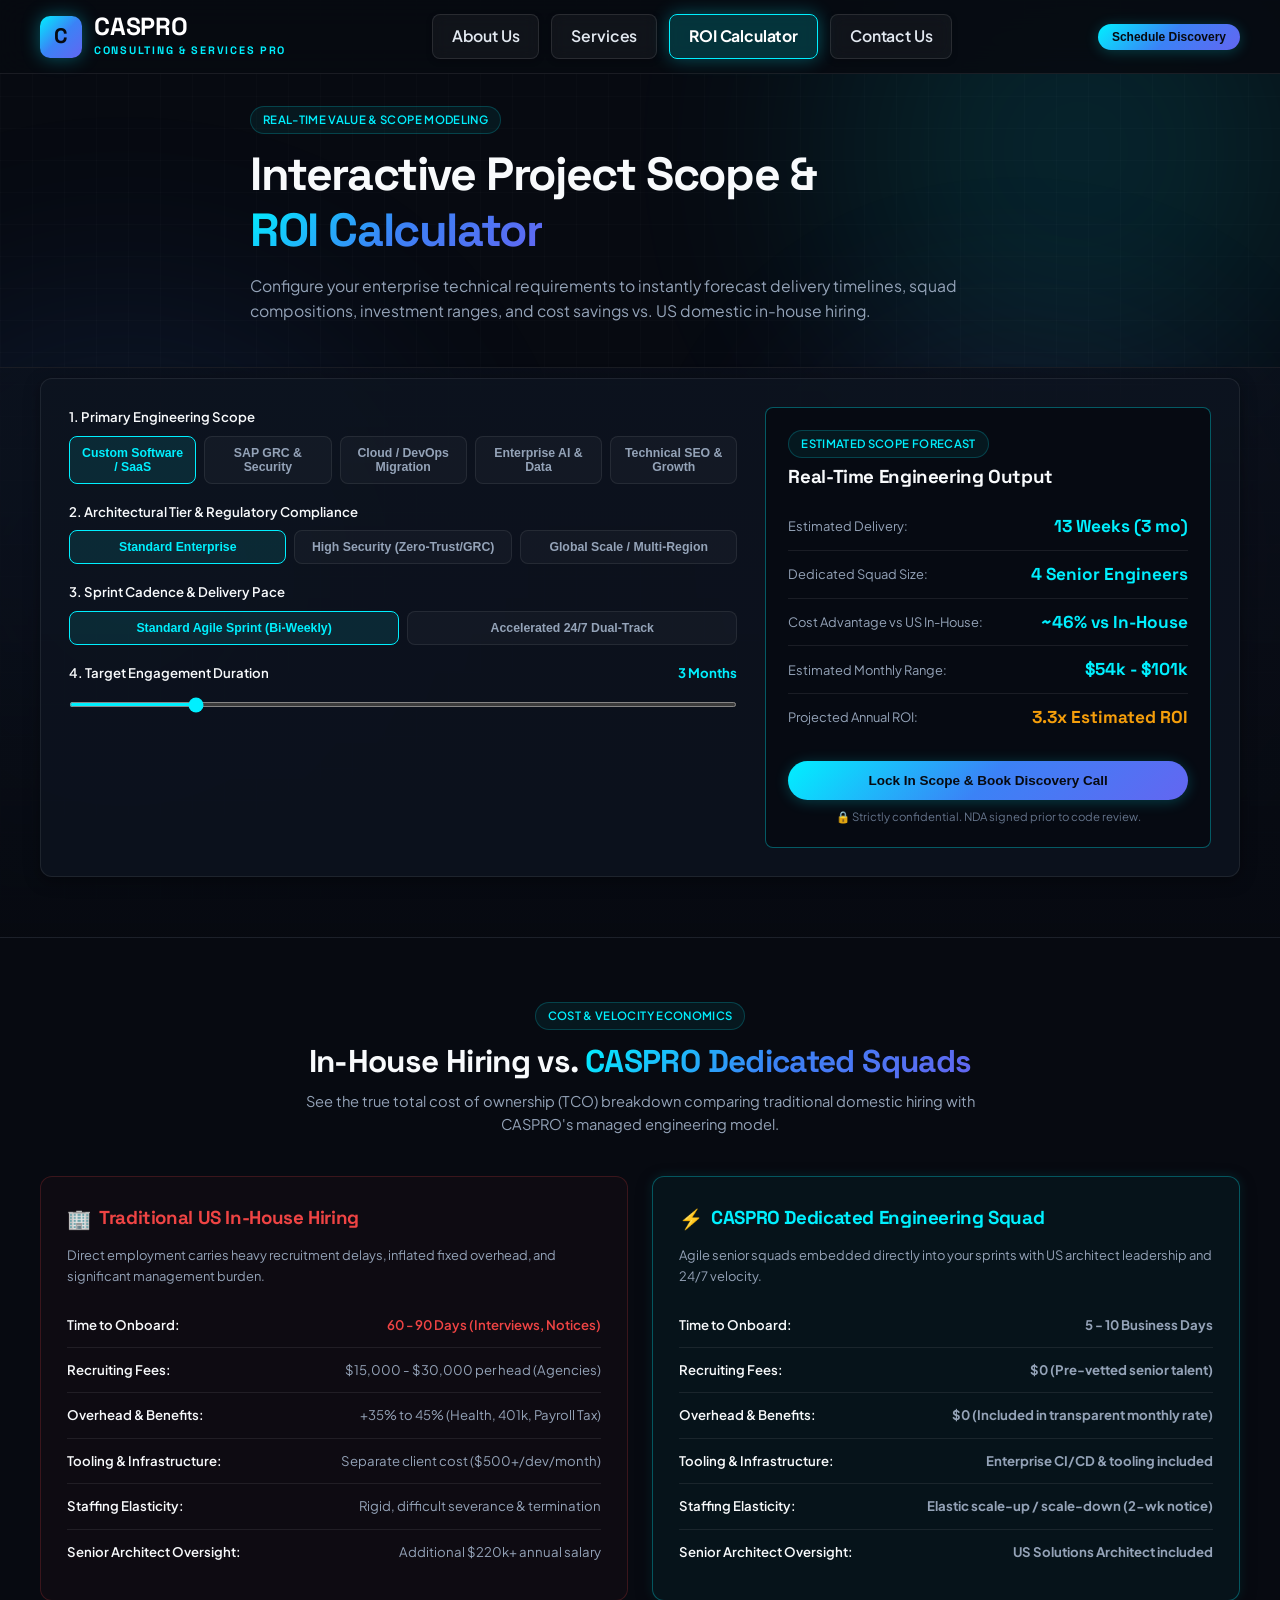
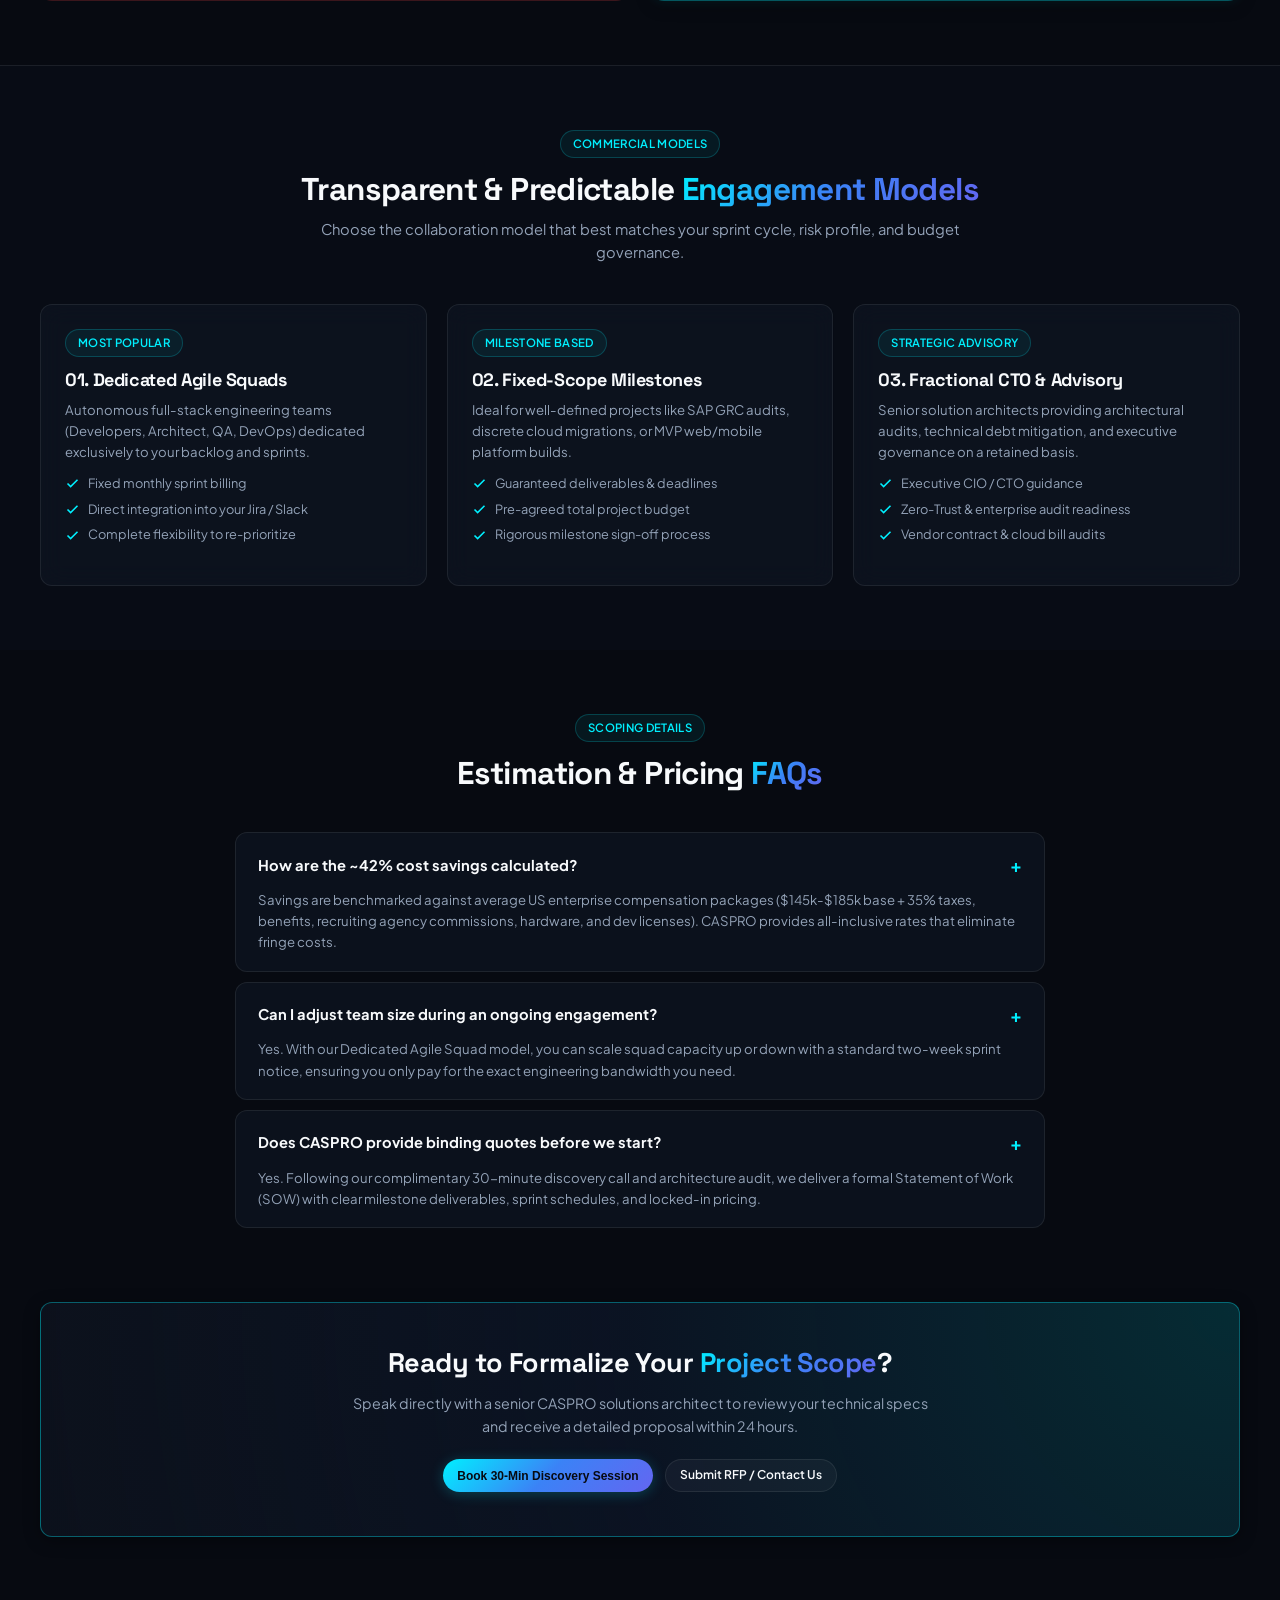
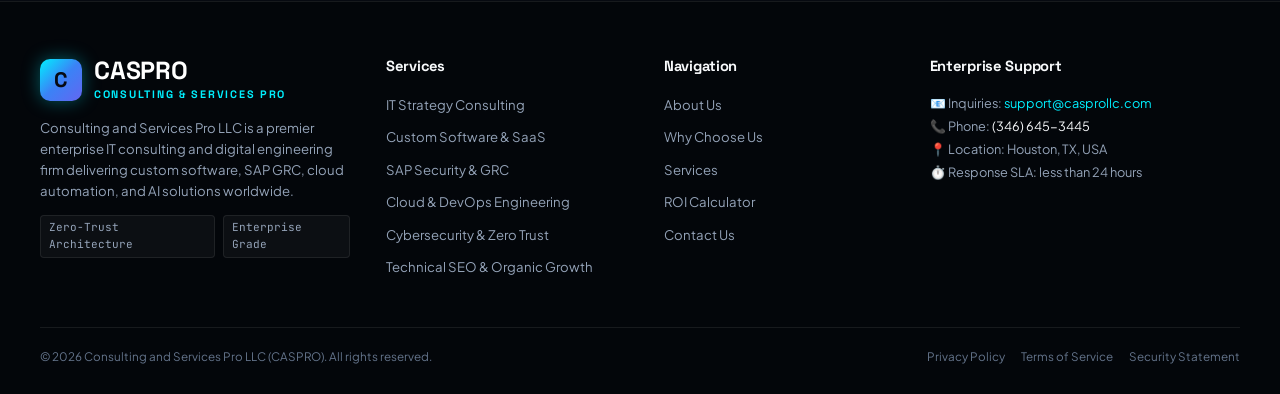
<file: calculator.html>
<!DOCTYPE html>
<html lang="en" data-theme="dark">
<head>
  <meta charset="UTF-8">
  <meta http-equiv="refresh" content="0; url=roi-calculator.html">
  <title>Redirecting to ROI Calculator...</title>
  <link rel="canonical" href="roi-calculator.html">
  <script>window.location.href = "roi-calculator.html";</script>
</head>
<body style="background: #070a11; color: #f1f5f9; font-family: sans-serif; display: flex; align-items: center; justify-content: center; height: 100vh; margin: 0;">
  <p>Redirecting to <a href="roi-calculator.html" style="color: #00f0ff;">ROI Calculator</a>...</p>
</body>
</html>
</file>
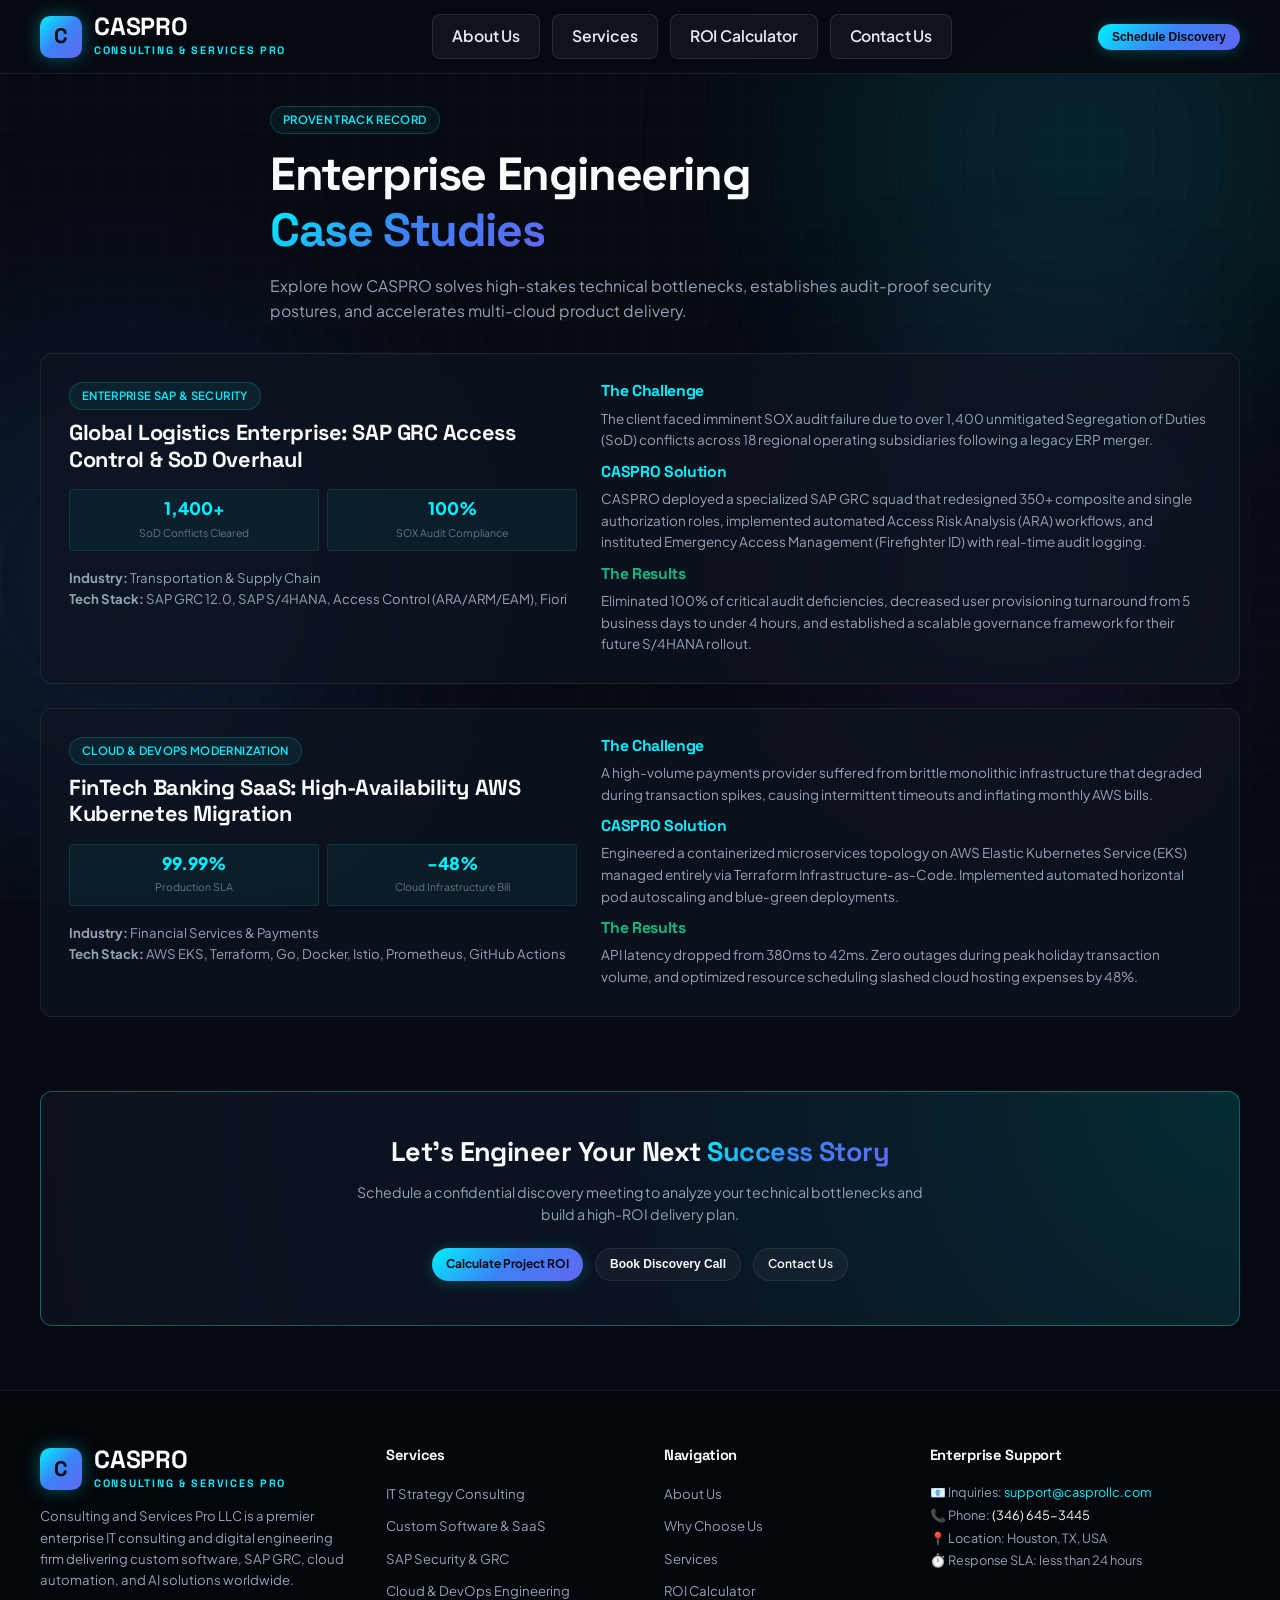
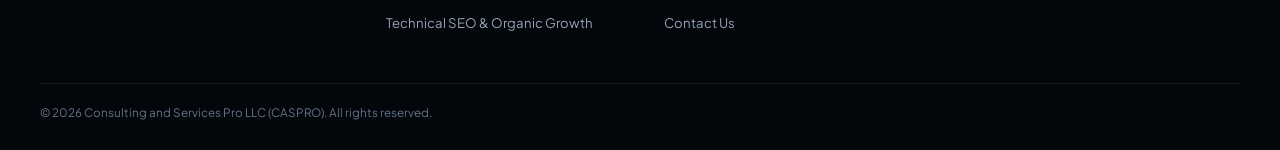
<file: case-studies.html>
<!DOCTYPE html>
<html lang="en" data-theme="dark">

<head>
  <meta charset="UTF-8">
  <meta name="viewport" content="width=device-width, initial-scale=1.0">
  <title>Case Studies | CASPRO Consulting</title>
  <meta name="description"
    content="Discover how CASPRO helped enterprise clients achieve 99.99% uptime, reduce cloud TCO by 48%, and remediate 1,400+ SAP GRC access conflicts.">
  <meta name="keywords"
    content="CASPRO case studies, SAP GRC case study, AWS Kubernetes case study, fintech cloud migration, IT consulting results">
  <meta name="author" content="Consulting and Services Pro LLC">
  <meta name="robots" content="index, follow, max-snippet:-1, max-image-preview:large, max-video-preview:-1">
  <link rel="canonical" href="https://www.casprollc.com/case-studies.html">
  <meta name="theme-color" content="#070a11">

  <!-- Open Graph / Facebook -->
  <meta property="og:type" content="website">
  <meta property="og:locale" content="en_US">
  <meta property="og:url" content="https://www.casprollc.com/case-studies.html">
  <meta property="og:site_name" content="CASPRO LLC">
  <meta property="og:title" content="Case Studies | CASPRO Consulting">
  <meta property="og:description"
    content="Proven client results in SAP GRC remediation, Kubernetes microservices, and enterprise digital modernization.">
  <meta property="og:image" content="https://www.casprollc.com/assets/images/hero-tech.jpg">
  <meta property="og:image:width" content="1200">
  <meta property="og:image:height" content="630">

  <!-- Twitter Card -->
  <meta name="twitter:card" content="summary_large_image">
  <meta name="twitter:title" content="Case Studies | CASPRO Consulting">
  <meta name="twitter:description"
    content="Proven client results in SAP GRC remediation, Kubernetes microservices, and enterprise digital modernization.">
  <meta name="twitter:image" content="https://www.casprollc.com/assets/images/hero-tech.jpg">

  <!-- Schema.org JSON-LD Structured Data -->
  <script type="application/ld+json">
  {
    "@context": "https://schema.org",
    "@graph": [
      {
        "@type": "WebPage",
        "@id": "https://www.casprollc.com/case-studies.html#webpage",
        "url": "https://www.casprollc.com/case-studies.html",
        "name": "Enterprise Case Studies | CASPRO LLC",
        "description": "Enterprise case studies detailing SAP GRC SoD remediation and FinTech cloud modernization.",
        "isPartOf": {
          "@type": "WebSite",
          "@id": "https://www.casprollc.com/#website",
          "url": "https://www.casprollc.com/",
          "name": "CASPRO LLC"
        }
      }
    ]
  }
  </script>

  <link rel="preconnect" href="https://fonts.googleapis.com">
  <link rel="preconnect" href="https://fonts.gstatic.com" crossorigin>
  <link
    href="https://fonts.googleapis.com/css2?family=JetBrains+Mono:wght@400;500;600&family=Plus+Jakarta+Sans:wght@400;500;600;700;800&family=Space+Grotesk:wght@500;600;700&display=swap"
    rel="stylesheet">
  <link rel="stylesheet" href="css/style.css">
</head>

<body>

  <div class="ambient-glow" aria-hidden="true">
    <div class="glow-orb glow-orb-1"></div>
    <div class="glow-orb glow-orb-2"></div>
    <div class="glow-orb glow-orb-3"></div>
  </div>
  <div class="bg-grid-pattern" aria-hidden="true"></div>

  <!-- HEADER -->
  <header class="header-nav">
    <div class="container nav-container">
      <a href="index.html" class="brand-logo">
        <div class="brand-logo-icon">C</div>
        <div class="brand-logo-text">
          <span class="brand-logo-title">CASPRO</span>
          <span class="brand-logo-sub">Consulting &amp; Services Pro</span>
        </div>
      </a>

      <nav>
        <ul class="nav-menu" id="navMenu">
          <li><a href="index.html" class="nav-link">About Us</a></li>
          <li><a href="services.html" class="nav-link">Services</a></li>
          <li><a href="roi-calculator.html" class="nav-link">ROI Calculator</a></li>
          <li><a href="contact.html" class="nav-link">Contact Us</a></li>
        </ul>
      </nav>

      <div class="nav-actions">
        <button class="btn btn-primary btn-sm open-discovery-modal">Schedule Discovery</button>
        <button class="mobile-menu-toggle" aria-label="Open Navigation Menu">&#9776;</button>
      </div>
    </div>
  </header>

  <main>
    <!-- HERO -->
    <section class="section" style="padding-top: calc(var(--header-height) + 32px); padding-bottom: 30px;">
      <div class="container text-center" style="max-width: 780px; margin: 0 auto;">
        <div class="badge-pill">Proven Track Record</div>
        <h1 style="margin-bottom: 14px;">
          Enterprise Engineering <span class="text-gradient">Case Studies</span>
        </h1>
        <p style="font-size: 1.05rem; color: var(--text-secondary);">
          Explore how CASPRO solves high-stakes technical bottlenecks, establishes audit-proof security postures, and
          accelerates multi-cloud product delivery.
        </p>
      </div>
    </section>

    <!-- CASE STUDIES LIST -->
    <section class="section" style="padding-top: 0; padding-bottom: 40px;">
      <div class="container">

        <!-- Case Study 1 -->
        <article class="glass-card" style="margin-bottom: 24px; padding: 28px;">
          <div class="case-detail-grid">
            <div>
              <div class="badge-pill" style="margin-bottom: 10px;">Enterprise SAP &amp; Security</div>
              <h2 style="font-size: 1.45rem; margin-bottom: 12px;">Global Logistics Enterprise: SAP GRC Access Control
                &amp; SoD Overhaul</h2>
              <div class="case-metrics-badges" style="margin: 16px 0;">
                <div class="metric-pill">
                  <span class="metric-pill-val">1,400+</span>
                  <span class="metric-pill-label">SoD Conflicts Cleared</span>
                </div>
                <div class="metric-pill">
                  <span class="metric-pill-val">100%</span>
                  <span class="metric-pill-label">SOX Audit Compliance</span>
                </div>
              </div>
              <p style="font-size: 0.88rem; color: var(--text-secondary);">
                <strong>Industry:</strong> Transportation &amp; Supply Chain<br>
                <strong>Tech Stack:</strong> SAP GRC 12.0, SAP S/4HANA, Access Control (ARA/ARM/EAM), Fiori
              </p>
            </div>

            <div>
              <h3 style="font-size: 1.05rem; color: var(--accent-cyan); margin-bottom: 6px;">The Challenge</h3>
              <p style="font-size: 0.9rem; margin-bottom: 12px;">
                The client faced imminent SOX audit failure due to over 1,400 unmitigated Segregation of Duties (SoD)
                conflicts across 18 regional operating subsidiaries following a legacy ERP merger.
              </p>

              <h3 style="font-size: 1.05rem; color: var(--accent-cyan); margin-bottom: 6px;">CASPRO Solution</h3>
              <p style="font-size: 0.9rem; margin-bottom: 12px;">
                CASPRO deployed a specialized SAP GRC squad that redesigned 350+ composite and single authorization
                roles, implemented automated Access Risk Analysis (ARA) workflows, and instituted Emergency Access
                Management (Firefighter ID) with real-time audit logging.
              </p>

              <h3 style="font-size: 1.05rem; color: var(--accent-emerald); margin-bottom: 6px;">The Results</h3>
              <p style="font-size: 0.9rem;">
                Eliminated 100% of critical audit deficiencies, decreased user provisioning turnaround from 5 business
                days to under 4 hours, and established a scalable governance framework for their future S/4HANA rollout.
              </p>
            </div>
          </div>
        </article>

        <!-- Case Study 2 -->
        <article class="glass-card" style="margin-bottom: 24px; padding: 28px;">
          <div class="case-detail-grid">
            <div>
              <div class="badge-pill" style="margin-bottom: 10px;">Cloud &amp; DevOps Modernization</div>
              <h2 style="font-size: 1.45rem; margin-bottom: 12px;">FinTech Banking SaaS: High-Availability AWS
                Kubernetes Migration</h2>
              <div class="case-metrics-badges" style="margin: 16px 0;">
                <div class="metric-pill">
                  <span class="metric-pill-val">99.99%</span>
                  <span class="metric-pill-label">Production SLA</span>
                </div>
                <div class="metric-pill">
                  <span class="metric-pill-val">-48%</span>
                  <span class="metric-pill-label">Cloud Infrastructure Bill</span>
                </div>
              </div>
              <p style="font-size: 0.88rem; color: var(--text-secondary);">
                <strong>Industry:</strong> Financial Services &amp; Payments<br>
                <strong>Tech Stack:</strong> AWS EKS, Terraform, Go, Docker, Istio, Prometheus, GitHub Actions
              </p>
            </div>

            <div>
              <h3 style="font-size: 1.05rem; color: var(--accent-cyan); margin-bottom: 6px;">The Challenge</h3>
              <p style="font-size: 0.9rem; margin-bottom: 12px;">
                A high-volume payments provider suffered from brittle monolithic infrastructure that degraded during
                transaction spikes, causing intermittent timeouts and inflating monthly AWS bills.
              </p>

              <h3 style="font-size: 1.05rem; color: var(--accent-cyan); margin-bottom: 6px;">CASPRO Solution</h3>
              <p style="font-size: 0.9rem; margin-bottom: 12px;">
                Engineered a containerized microservices topology on AWS Elastic Kubernetes Service (EKS) managed
                entirely via Terraform Infrastructure-as-Code. Implemented automated horizontal pod autoscaling and
                blue-green deployments.
              </p>

              <h3 style="font-size: 1.05rem; color: var(--accent-emerald); margin-bottom: 6px;">The Results</h3>
              <p style="font-size: 0.9rem;">
                API latency dropped from 380ms to 42ms. Zero outages during peak holiday transaction volume, and
                optimized resource scheduling slashed cloud hosting expenses by 48%.
              </p>
            </div>
          </div>
        </article>

      </div>
    </section>

    <!-- CALL TO ACTION -->
    <section class="section cta-banner-section" style="padding-top: 10px;">
      <div class="container">
        <div class="cta-banner-box">
          <h2 style="font-size: 1.8rem; margin-bottom: 12px;">
            Let's Engineer Your Next <span class="text-gradient">Success Story</span>
          </h2>
          <p style="max-width: 580px; margin: 0 auto 22px auto; color: var(--text-secondary); font-size: 0.95rem;">
            Schedule a confidential discovery meeting to analyze your technical bottlenecks and build a high-ROI
            delivery plan.
          </p>
          <div style="display: flex; justify-content: center; gap: 12px; flex-wrap: wrap;">
            <a href="roi-calculator.html" class="btn btn-primary btn-sm">Calculate Project ROI</a>
            <button class="btn btn-secondary btn-sm open-discovery-modal">Book Discovery Call</button>
            <a href="contact.html" class="btn btn-secondary btn-sm">Contact Us</a>
          </div>
        </div>
      </div>
    </section>
  </main>

  <!-- FOOTER -->
  <footer class="site-footer">
    <div class="container">
      <div class="footer-grid">
        <div class="footer-brand">
          <a href="index.html" class="brand-logo" style="margin-bottom: 12px;">
            <div class="brand-logo-icon">C</div>
            <div class="brand-logo-text">
              <span class="brand-logo-title">CASPRO</span>
              <span class="brand-logo-sub">Consulting &amp; Services Pro</span>
            </div>
          </a>
          <p>
            Consulting and Services Pro LLC is a premier enterprise IT consulting and digital engineering firm
            delivering custom software, SAP GRC, cloud automation, and AI solutions worldwide.
          </p>
        </div>

        <div>
          <h4 class="footer-heading">Services</h4>
          <ul class="footer-links">
            <li><a href="services.html#it-strategy">IT Strategy Consulting</a></li>
            <li><a href="services.html#custom-software">Custom Software &amp; SaaS</a></li>
            <li><a href="services.html#sap-grc">SAP Security &amp; GRC</a></li>
            <li><a href="services.html#cloud-devops">Cloud &amp; DevOps Engineering</a></li>
            <li><a href="services.html#seo-growth">Technical SEO &amp; Organic Growth</a></li>
          </ul>
        </div>

        <div>
          <h4 class="footer-heading">Navigation</h4>
          <ul class="footer-links">
            <li><a href="index.html">About Us</a></li>
            <li><a href="index.html#why-choose-us">Why Choose Us</a></li>
            <li><a href="services.html">Services</a></li>
            <li><a href="roi-calculator.html">ROI Calculator</a></li>
            <li><a href="contact.html">Contact Us</a></li>
          </ul>
        </div>

        <div>
          <h4 class="footer-heading">Enterprise Support</h4>
          <div style="font-size: 0.85rem; color: var(--text-secondary); line-height: 1.8;">
            📧 Inquiries: <a href="mailto:support@casprollc.com" style="color: var(--accent-cyan); text-decoration: none;">support@casprollc.com</a><br>
            📞 Phone: <a href="tel:3466453445" style="color: var(--text-primary); text-decoration: none;">(346) 645-3445</a><br>
            📍 Location: Houston, TX, USA<br>
            ⏱️ Response SLA: less than 24 hours
          </div>
        </div>
      </div>

      <div class="footer-bottom">
        <div class="footer-bottom-text">
          &copy; 2026 Consulting and Services Pro LLC (CASPRO). All rights reserved.
        </div>
      </div>
    </div>
  </footer>

  <!-- DISCOVERY MODAL -->
  <div class="modal-overlay" id="discoveryModal" aria-hidden="true">
    <div class="modal-content">
      <button class="modal-close-btn" id="closeDiscoveryModal" aria-label="Close Modal">&times;</button>
      <div class="badge-pill" style="margin-bottom: 10px;">Architecture Consultation</div>
      <h3 style="font-size: 1.4rem; margin-bottom: 10px;">Discuss Your Technical Goals</h3>
      <form id="modalContactForm">
        <div class="form-group">
          <label class="form-label">Full Name *</label>
          <input type="text" class="form-control" required>
        </div>
        <div class="form-group">
          <label class="form-label">Work Email *</label>
          <input type="email" class="form-control" required>
        </div>
        <div class="form-group">
          <label class="form-label">Message</label>
          <textarea class="form-control" rows="3" placeholder="Brief project summary..."></textarea>
        </div>
        <button type="submit" class="btn btn-primary btn-sm" style="width: 100%; padding: 11px;">Submit Request</button>
      </form>
    </div>
  </div>

  <script src="js/main.js"></script>
</body>

</html>
</file>
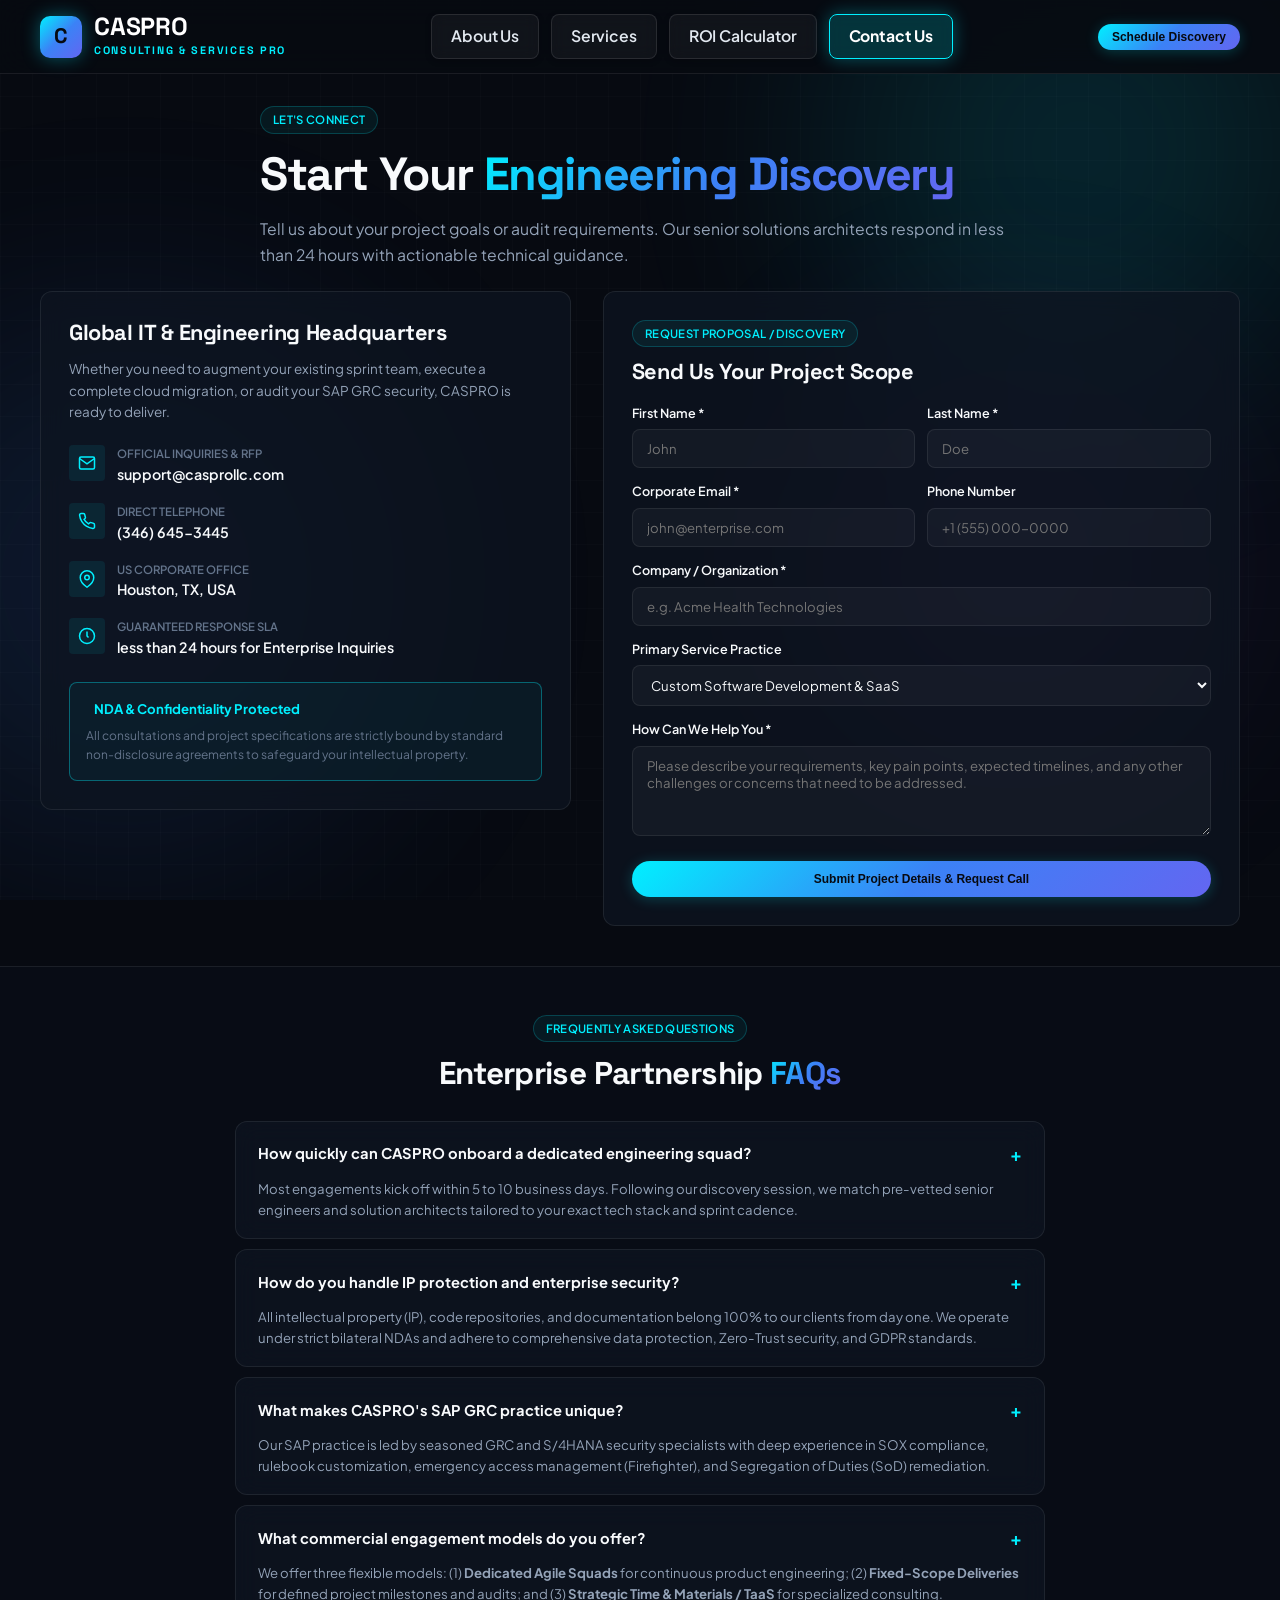
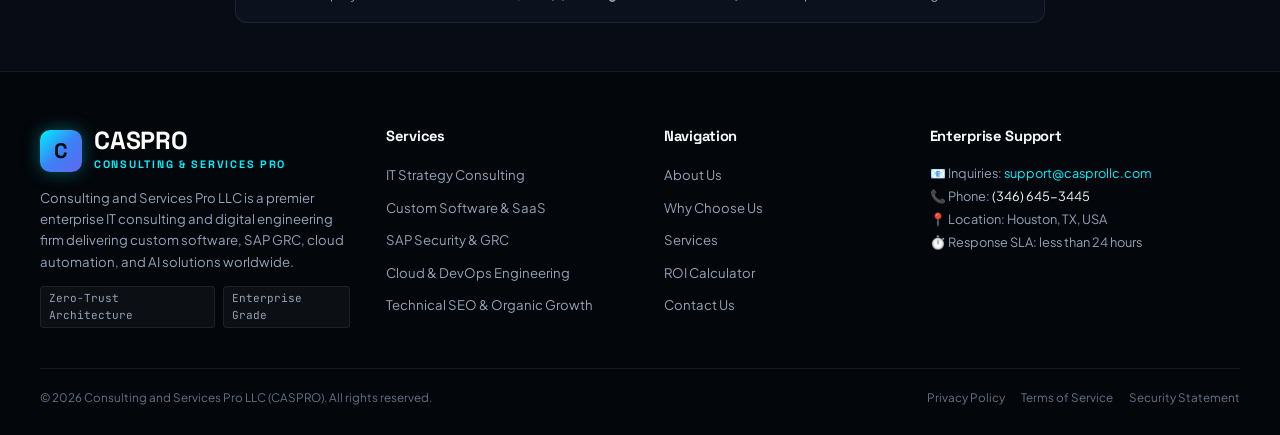
<file: contact.html>
<!DOCTYPE html>
<html lang="en" data-theme="dark">

<head>
  <meta charset="UTF-8">
  <meta name="viewport" content="width=device-width, initial-scale=1.0">
  <title>Contact Us | CASPRO Consulting</title>
  <meta name="description"
    content="Connect with Consulting and Services Pro LLC (CASPRO). Request an enterprise proposal, schedule a 30-minute discovery call, or submit an RFP. Guaranteed SLA response in less than 24 hours.">
  <meta name="keywords"
    content="contact CASPRO, IT consulting contact, software development proposal, SAP GRC consultation, hire engineering squad, RFP submission">
  <meta name="author" content="Consulting and Services Pro LLC">
  <meta name="robots" content="index, follow, max-snippet:-1, max-image-preview:large, max-video-preview:-1">
  <link rel="canonical" href="https://www.casprollc.com/contact.html">
  <meta name="theme-color" content="#070a11">

  <!-- Open Graph / Facebook -->
  <meta property="og:type" content="website">
  <meta property="og:locale" content="en_US">
  <meta property="og:url" content="https://www.casprollc.com/contact.html">
  <meta property="og:site_name" content="CASPRO LLC">
  <meta property="og:title" content="Contact Us | CASPRO Consulting">
  <meta property="og:description"
    content="Schedule a 30-minute discovery call or submit an enterprise RFP. Our senior solutions architects respond in less than 24 hours.">
  <meta property="og:image" content="https://www.casprollc.com/assets/images/hero-tech.jpg">
  <meta property="og:image:width" content="1200">
  <meta property="og:image:height" content="630">

  <!-- Twitter Card -->
  <meta name="twitter:card" content="summary_large_image">
  <meta name="twitter:title" content="Contact Us | CASPRO Consulting">
  <meta name="twitter:description"
    content="Schedule a 30-minute discovery call or submit an enterprise RFP. Our senior solutions architects respond in less than 24 hours.">
  <meta name="twitter:image" content="https://www.casprollc.com/assets/images/hero-tech.jpg">

  <!-- Schema.org JSON-LD Structured Data -->
  <script type="application/ld+json">
  {
    "@context": "https://schema.org",
    "@graph": [
      {
        "@type": "ContactPage",
        "@id": "https://www.casprollc.com/contact.html#webpage",
        "url": "https://www.casprollc.com/contact.html",
        "name": "Contact Us | CASPRO LLC",
        "description": "Direct communication channels for enterprise IT consulting, software engineering proposals, and SAP GRC audits.",
        "isPartOf": {
          "@type": "WebSite",
          "@id": "https://www.casprollc.com/#website",
          "url": "https://www.casprollc.com/",
          "name": "CASPRO LLC"
        }
      },
      {
        "@type": "Organization",
        "@id": "https://www.casprollc.com/#organization",
        "name": "Consulting and Services Pro LLC",
        "alternateName": "CASPRO",
        "url": "https://www.casprollc.com/",
        "logo": "https://www.casprollc.com/assets/images/hero-tech.jpg",
        "contactPoint": {
          "@type": "ContactPoint",
          "telephone": "+1-346-645-3445",
          "contactType": "customer service",
          "email": "support@casprollc.com",
          "areaServed": "Worldwide",
          "availableLanguage": ["English", "Spanish"]
        },
        "address": {
          "@type": "PostalAddress",
          "addressLocality": "Houston",
          "addressRegion": "TX",
          "addressCountry": "US"
        }
      }
    ]
  }
  </script>

  <link rel="preconnect" href="https://fonts.googleapis.com">
  <link rel="preconnect" href="https://fonts.gstatic.com" crossorigin>
  <link
    href="https://fonts.googleapis.com/css2?family=JetBrains+Mono:wght@400;500;600&family=Plus+Jakarta+Sans:wght@400;500;600;700;800&family=Space+Grotesk:wght@500;600;700&display=swap"
    rel="stylesheet">
  <link rel="stylesheet" href="css/style.css">
</head>

<body>

  <div class="ambient-glow" aria-hidden="true">
    <div class="glow-orb glow-orb-1"></div>
    <div class="glow-orb glow-orb-2"></div>
    <div class="glow-orb glow-orb-3"></div>
  </div>
  <div class="bg-grid-pattern" aria-hidden="true"></div>

  <!-- HEADER -->
  <header class="header-nav">
    <div class="container nav-container">
      <a href="index.html" class="brand-logo">
        <div class="brand-logo-icon">C</div>
        <div class="brand-logo-text">
          <span class="brand-logo-title">CASPRO</span>
          <span class="brand-logo-sub">Consulting &amp; Services Pro</span>
        </div>
      </a>

      <nav>
        <ul class="nav-menu" id="navMenu">
          <li><a href="index.html" class="nav-link">About Us</a></li>
          <li><a href="services.html" class="nav-link">Services</a></li>
          <li><a href="roi-calculator.html" class="nav-link">ROI Calculator</a></li>
          <li><a href="contact.html" class="nav-link active">Contact Us</a></li>
        </ul>
      </nav>

      <div class="nav-actions">
        <button class="btn btn-primary btn-sm open-discovery-modal">Schedule Discovery</button>
        <button class="mobile-menu-toggle" aria-label="Open Navigation Menu">&#9776;</button>
      </div>
    </div>
  </header>

  <main>
    <!-- HERO -->
    <section class="section" style="padding-top: calc(var(--header-height) + 32px); padding-bottom: 24px;">
      <div class="container text-center" style="max-width: 800px; margin: 0 auto;">
        <div class="badge-pill">Let's Connect</div>
        <h1 style="margin-bottom: 14px;">
          Start Your <span class="text-gradient">Engineering Discovery</span>
        </h1>
        <p style="font-size: 1.05rem; color: var(--text-secondary);">
          Tell us about your project goals or audit requirements. Our senior solutions architects respond in less than
          24 hours with actionable technical guidance.
        </p>
      </div>
    </section>

    <!-- CONTACT FORM & DETAILS GRID -->
    <section class="section" style="padding-top: 0; padding-bottom: 40px;">
      <div class="container">
        <div class="contact-layout-grid">

          <!-- Contact Info Card -->
          <div class="glass-card contact-info-card">
            <h2 style="font-size: 1.45rem; margin-bottom: 12px;">Global IT &amp; Engineering Headquarters</h2>
            <p style="font-size: 0.9rem; color: var(--text-secondary);">
              Whether you need to augment your existing sprint team, execute a complete cloud migration, or audit your
              SAP GRC security, CASPRO is ready to deliver.
            </p>

            <ul class="contact-info-list">
              <li class="contact-info-item">
                <div class="contact-icon-box">
                  <svg width="18" height="18" viewBox="0 0 24 24" fill="none" stroke="currentColor" stroke-width="2">
                    <path d="M4 4h16c1.1 0 2 .9 2 2v12c0 1.1-.9 2-2 2H4c-1.1 0-2-.9-2-2V6c0-1.1.9-2 2-2z"></path>
                    <polyline points="22,6 12,13 2,6"></polyline>
                  </svg>
                </div>
                <div>
                  <div class="contact-item-title">Official Inquiries &amp; RFP</div>
                  <a href="mailto:support@casprollc.com" class="contact-item-val">support@casprollc.com</a>
                </div>
              </li>

              <li class="contact-info-item">
                <div class="contact-icon-box">
                  <svg width="18" height="18" viewBox="0 0 24 24" fill="none" stroke="currentColor" stroke-width="2">
                    <path
                      d="M22 16.92v3a2 2 0 0 1-2.18 2 19.79 19.79 0 0 1-8.63-3.07 19.5 19.5 0 0 1-6-6 19.79 19.79 0 0 1-3.07-8.67A2 2 0 0 1 4.11 2h3a2 2 0 0 1 2 1.72 12.84 12.84 0 0 0 .7 2.81 2 2 0 0 1-.45 2.11L8.09 9.91a16 16 0 0 0 6 6l1.27-1.27a2 2 0 0 1 2.11-.45 12.84 12.84 0 0 0 2.81.7A2 2 0 0 1 22 16.92z">
                    </path>
                  </svg>
                </div>
                <div>
                  <div class="contact-item-title">Direct Telephone</div>
                  <a href="tel:3466453445" class="contact-item-val">(346) 645-3445</a>
                </div>
              </li>

              <li class="contact-info-item">
                <div class="contact-icon-box">
                  <svg width="18" height="18" viewBox="0 0 24 24" fill="none" stroke="currentColor" stroke-width="2">
                    <path d="M21 10c0 7-9 13-9 13s-9-6-9-13a9 9 0 0 1 18 0z"></path>
                    <circle cx="12" cy="10" r="3"></circle>
                  </svg>
                </div>
                <div>
                  <div class="contact-item-title">US Corporate Office</div>
                  <span class="contact-item-val">Houston, TX, USA</span>
                </div>
              </li>

              <li class="contact-info-item">
                <div class="contact-icon-box">
                  <svg width="18" height="18" viewBox="0 0 24 24" fill="none" stroke="currentColor" stroke-width="2">
                    <circle cx="12" cy="12" r="10"></circle>
                    <polyline points="12 6 12 12 14 14"></polyline>
                  </svg>
                </div>
                <div>
                  <div class="contact-item-title">Guaranteed Response SLA</div>
                  <span class="contact-item-val">less than 24 hours for Enterprise Inquiries</span>
                </div>
              </li>
            </ul>

            <div
              style="margin-top: 24px; padding: 16px; background: rgba(0, 240, 255, 0.04); border: 1px solid var(--border-glass-hover); border-radius: var(--radius-sm);">
              <div style="display: flex; align-items: center; gap: 8px; margin-bottom: 6px;">
                <span class="pulse-dot"></span>
                <span style="font-weight: 700; color: var(--accent-cyan); font-size: 0.88rem;">NDA &amp; Confidentiality
                  Protected</span>
              </div>
              <p style="font-size: 0.8rem; color: var(--text-muted); margin: 0;">
                All consultations and project specifications are strictly bound by standard non-disclosure agreements to
                safeguard your intellectual property.
              </p>
            </div>
          </div>

          <!-- Enterprise Inquiry Form -->
          <div class="glass-card" style="padding: 28px;">
            <div class="badge-pill" style="margin-bottom: 12px;">Request Proposal / Discovery</div>
            <h2 style="font-size: 1.45rem; margin-bottom: 18px;">Send Us Your Project Scope</h2>

            <form id="contactForm">
              <div class="form-row-grid">
                <div class="form-group">
                  <label class="form-label">First Name *</label>
                  <input type="text" class="form-control" placeholder="John" required>
                </div>
                <div class="form-group">
                  <label class="form-label">Last Name *</label>
                  <input type="text" class="form-control" placeholder="Doe" required>
                </div>
              </div>

              <div class="form-row-grid">
                <div class="form-group">
                  <label class="form-label">Corporate Email *</label>
                  <input type="email" class="form-control" placeholder="john@enterprise.com" required>
                </div>
                <div class="form-group">
                  <label class="form-label">Phone Number</label>
                  <input type="tel" class="form-control" placeholder="+1 (555) 000-0000">
                </div>
              </div>

              <div class="form-group">
                <label class="form-label">Company / Organization *</label>
                <input type="text" class="form-control" placeholder="e.g. Acme Health Technologies" required>
              </div>

              <div class="form-group">
                <label class="form-label">Primary Service Practice</label>
                <select class="form-control">
                  <option>Custom Software Development &amp; SaaS</option>
                  <option>SAP Security, GRC &amp; Access Governance</option>
                  <option>Cloud Migration &amp; DevOps Engineering (AWS/Azure/GCP)</option>
                  <option>Enterprise AI, Data Lakes &amp; Analytics</option>
                  <option>Technical SEO &amp; Search Engine Optimization</option>
                  <option>Cybersecurity &amp; Zero-Trust Audit</option>
                  <option>IT Strategy &amp; Digital Transformation</option>
                  <option>E-Commerce &amp; Headless Architecture</option>
                  <option>Dedicated Agile Engineering Squads</option>
                </select>
              </div>

              <div class="form-group">
                <label class="form-label">How Can We Help You *</label>
                <textarea id="contactMessage" name="message" class="form-control" rows="3"
                  placeholder="Please describe your requirements, key pain points, expected timelines, and any other challenges or concerns that need to be addressed."
                  required></textarea>
              </div>

              <button type="submit" class="btn btn-primary btn-sm" style="width: 100%; padding: 11px; margin-top: 6px;">
                Submit Project Details &amp; Request Call
              </button>
            </form>
          </div>

        </div>
      </div>
    </section>

    <!-- FAQ SECTION (COMPACT ACCORDIONS) -->
    <section class="section"
      style="background: rgba(12, 17, 28, 0.4); border-top: 1px solid var(--border-glass); padding: 48px 0;">
      <div class="container" style="max-width: 850px;">
        <div class="section-header" style="margin-bottom: 28px;">
          <div class="badge-pill">Frequently Asked Questions</div>
          <h2 class="section-title">Enterprise Partnership <span class="text-gradient">FAQs</span></h2>
        </div>

        <div style="display: flex; flex-direction: column; gap: 10px;">

          <div class="glass-card faq-item" style="padding: 18px 22px; cursor: pointer;">
            <div class="faq-question"
              style="display: flex; justify-content: space-between; align-items: center; font-weight: 700; font-size: 0.98rem; color: var(--text-primary);">
              <span>How quickly can CASPRO onboard a dedicated engineering squad?</span>
              <span style="color: var(--accent-cyan); font-size: 1.2rem;">+</span>
            </div>
            <div style="margin-top: 10px; font-size: 0.88rem; color: var(--text-secondary); line-height: 1.6;">
              Most engagements kick off within 5 to 10 business days. Following our discovery session, we match
              pre-vetted senior engineers and solution architects tailored to your exact tech stack and sprint cadence.
            </div>
          </div>

          <div class="glass-card faq-item" style="padding: 18px 22px; cursor: pointer;">
            <div class="faq-question"
              style="display: flex; justify-content: space-between; align-items: center; font-weight: 700; font-size: 0.98rem; color: var(--text-primary);">
              <span>How do you handle IP protection and enterprise security?</span>
              <span style="color: var(--accent-cyan); font-size: 1.2rem;">+</span>
            </div>
            <div style="margin-top: 10px; font-size: 0.88rem; color: var(--text-secondary); line-height: 1.6;">
              All intellectual property (IP), code repositories, and documentation belong 100% to our clients from day
              one. We operate under strict bilateral NDAs and adhere to comprehensive data protection, Zero-Trust
              security, and GDPR standards.
            </div>
          </div>

          <div class="glass-card faq-item" style="padding: 18px 22px; cursor: pointer;">
            <div class="faq-question"
              style="display: flex; justify-content: space-between; align-items: center; font-weight: 700; font-size: 0.98rem; color: var(--text-primary);">
              <span>What makes CASPRO's SAP GRC practice unique?</span>
              <span style="color: var(--accent-cyan); font-size: 1.2rem;">+</span>
            </div>
            <div style="margin-top: 10px; font-size: 0.88rem; color: var(--text-secondary); line-height: 1.6;">
              Our SAP practice is led by seasoned GRC and S/4HANA security specialists with deep experience in SOX
              compliance, rulebook customization, emergency access management (Firefighter), and Segregation of Duties
              (SoD) remediation.
            </div>
          </div>

          <div class="glass-card faq-item" style="padding: 18px 22px; cursor: pointer;">
            <div class="faq-question"
              style="display: flex; justify-content: space-between; align-items: center; font-weight: 700; font-size: 0.98rem; color: var(--text-primary);">
              <span>What commercial engagement models do you offer?</span>
              <span style="color: var(--accent-cyan); font-size: 1.2rem;">+</span>
            </div>
            <div style="margin-top: 10px; font-size: 0.88rem; color: var(--text-secondary); line-height: 1.6;">
              We offer three flexible models: (1) <strong>Dedicated Agile Squads</strong> for continuous product
              engineering; (2) <strong>Fixed-Scope Deliveries</strong> for defined project milestones and audits; and
              (3) <strong>Strategic Time &amp; Materials / TaaS</strong> for specialized consulting.
            </div>
          </div>

        </div>
      </div>
    </section>
  </main>

  <!-- FOOTER -->
  <footer class="site-footer">
    <div class="container">
      <div class="footer-grid">
        <div class="footer-brand">
          <a href="index.html" class="brand-logo" style="margin-bottom: 12px;">
            <div class="brand-logo-icon">C</div>
            <div class="brand-logo-text">
              <span class="brand-logo-title">CASPRO</span>
              <span class="brand-logo-sub">Consulting &amp; Services Pro</span>
            </div>
          </a>
          <p>
            Consulting and Services Pro LLC is a premier enterprise IT consulting and digital engineering firm
            delivering custom software, SAP GRC, cloud automation, and AI solutions worldwide.
          </p>
          <div style="margin-top: 14px; display: flex; gap: 8px;">
            <span class="tech-tag" style="border: 1px solid var(--border-glass);">Zero-Trust Architecture</span>
            <span class="tech-tag" style="border: 1px solid var(--border-glass);">Enterprise Grade</span>
          </div>
        </div>

        <div>
          <h4 class="footer-heading">Services</h4>
          <ul class="footer-links">
            <li><a href="services.html#it-strategy">IT Strategy Consulting</a></li>
            <li><a href="services.html#custom-software">Custom Software &amp; SaaS</a></li>
            <li><a href="services.html#sap-grc">SAP Security &amp; GRC</a></li>
            <li><a href="services.html#cloud-devops">Cloud &amp; DevOps Engineering</a></li>
            <li><a href="services.html#seo-growth">Technical SEO &amp; Organic Growth</a></li>
          </ul>
        </div>

        <div>
          <h4 class="footer-heading">Navigation</h4>
          <ul class="footer-links">
            <li><a href="index.html">About Us</a></li>
            <li><a href="index.html#why-choose-us">Why Choose Us</a></li>
            <li><a href="services.html">Services</a></li>
            <li><a href="roi-calculator.html">ROI Calculator</a></li>
            <li><a href="contact.html">Contact Us</a></li>
          </ul>
        </div>

        <div>
          <h4 class="footer-heading">Enterprise Support</h4>
          <div style="font-size: 0.85rem; color: var(--text-secondary); line-height: 1.8;">
            📧 Inquiries: <a href="mailto:support@casprollc.com" style="color: var(--accent-cyan); text-decoration: none;">support@casprollc.com</a><br>
            📞 Phone: <a href="tel:3466453445" style="color: var(--text-primary); text-decoration: none;">(346) 645-3445</a><br>
            📍 Location: Houston, TX, USA<br>
            ⏱️ Response SLA: less than 24 hours
          </div>
        </div>
      </div>

      <div class="footer-bottom">
        <div class="footer-bottom-text">
          &copy; 2026 Consulting and Services Pro LLC (CASPRO). All rights reserved.
        </div>
        <div class="footer-legal-links">
          <a href="#">Privacy Policy</a>
          <a href="#">Terms of Service</a>
          <a href="#">Security Statement</a>
        </div>
      </div>
    </div>
  </footer>

  <!-- DISCOVERY SESSION MODAL -->
  <div class="modal-overlay" id="discoveryModal" aria-hidden="true">
    <div class="modal-content">
      <button class="modal-close-btn" id="closeDiscoveryModal" aria-label="Close Modal">&times;</button>
      <div class="badge-pill" style="margin-bottom: 10px;">30-Minute Architecture Discovery</div>
      <h3 style="font-size: 1.4rem; margin-bottom: 10px;">Schedule Your Enterprise Consultation</h3>
      <p style="font-size: 0.88rem; margin-bottom: 18px;">
        Meet with a senior CASPRO solutions architect to discuss technical roadmaps, SAP GRC audits, cloud migration, or
        custom software specifications.
      </p>

      <form id="modalContactForm">
        <div class="form-group">
          <label class="form-label">Full Name *</label>
          <input type="text" class="form-control" placeholder="e.g. Sarah Jenkins" required>
        </div>
        <div class="form-group">
          <label class="form-label">Work Email *</label>
          <input type="email" class="form-control" placeholder="sarah@company.com" required>
        </div>
        <div class="form-group">
          <label class="form-label">Primary Area of Interest</label>
          <select class="form-control">
            <option>Custom Software Development</option>
            <option>SAP Security &amp; GRC Compliance</option>
            <option>Cloud Migration &amp; DevOps</option>
            <option>Enterprise AI &amp; Data Engineering</option>
            <option>Technical SEO &amp; Organic Growth</option>
            <option>IT Strategy Consulting &amp; Modernization</option>
            <option>Dedicated Engineering Squad</option>
          </select>
        </div>
        <div class="form-group">
          <label class="form-label">Brief Project Summary or Questions</label>
          <textarea class="form-control" rows="3"
            placeholder="Tell us about your current challenges, timeline, or objectives..."></textarea>
        </div>
        <button type="submit" class="btn btn-primary btn-sm" style="width: 100%; padding: 11px;">
          Confirm Discovery Call Request
        </button>
      </form>
    </div>
  </div>

  <script src="js/main.js"></script>
</body>

</html>
</file>
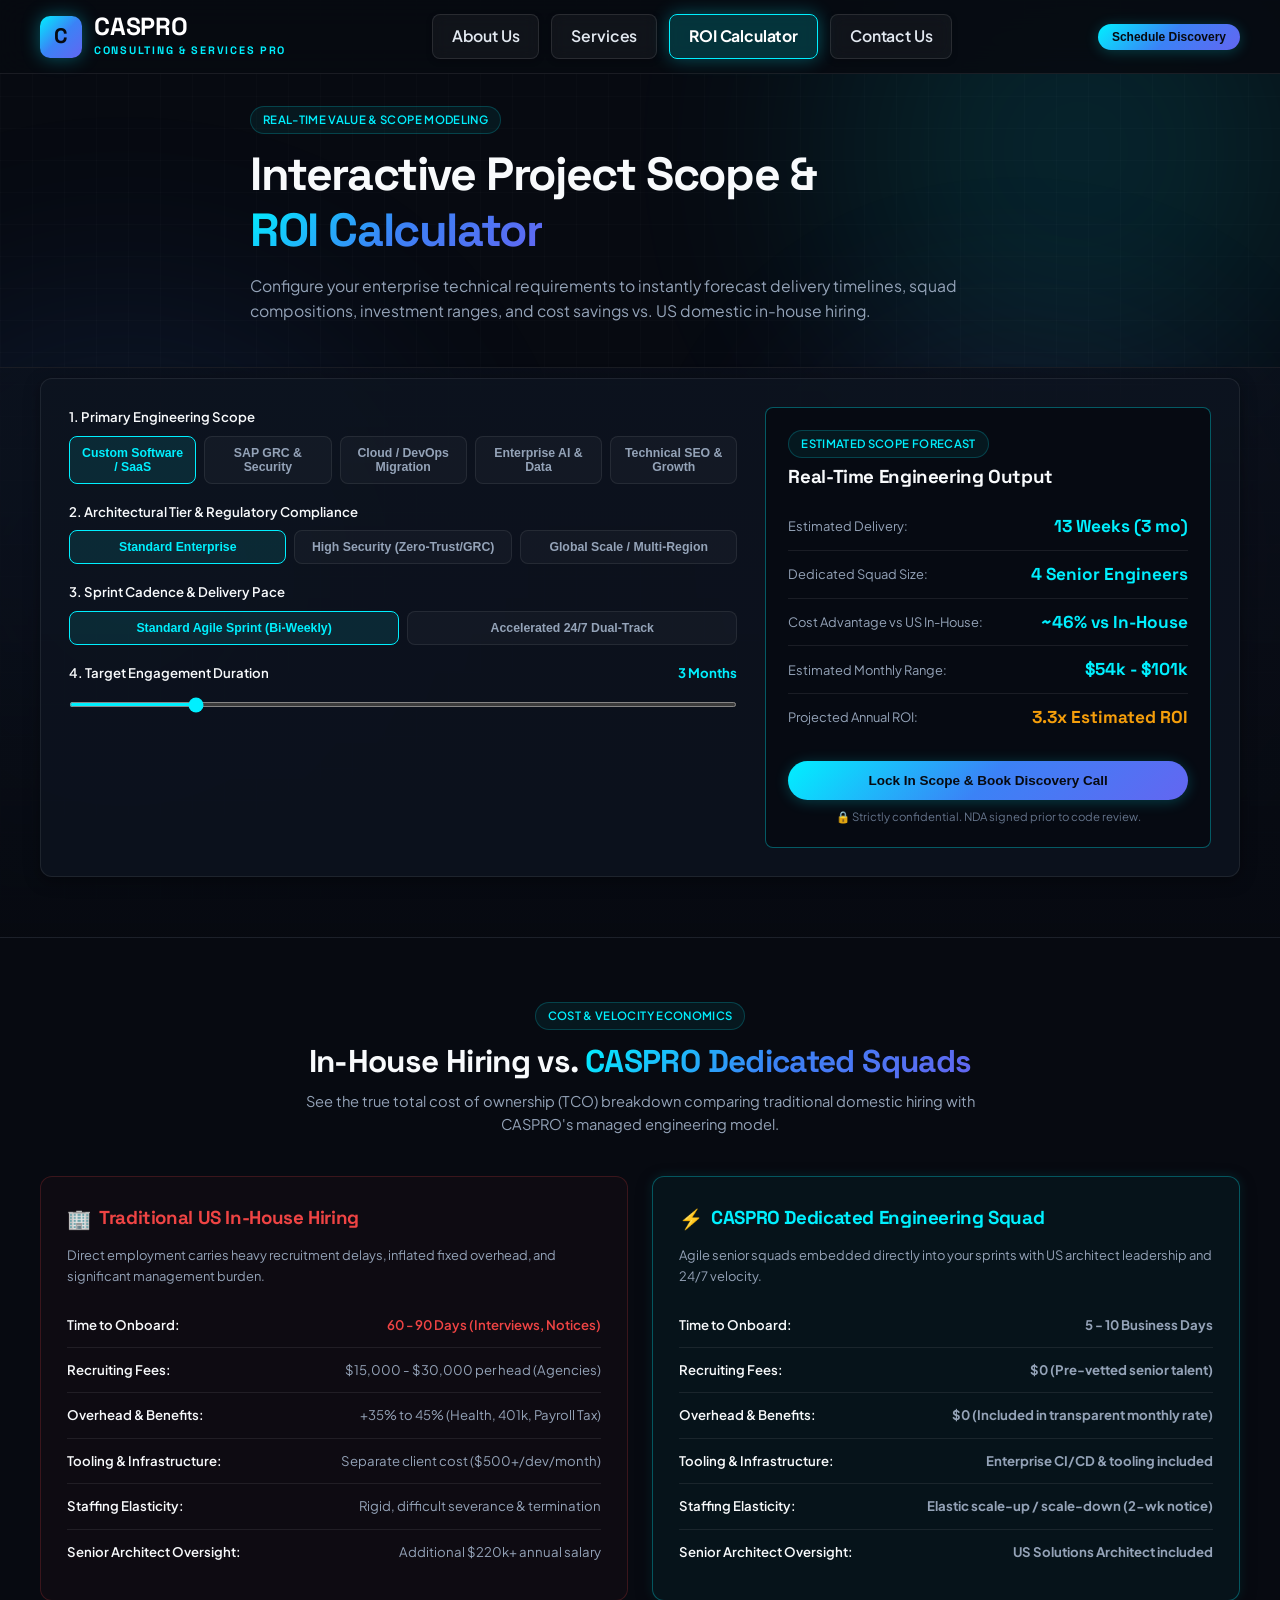
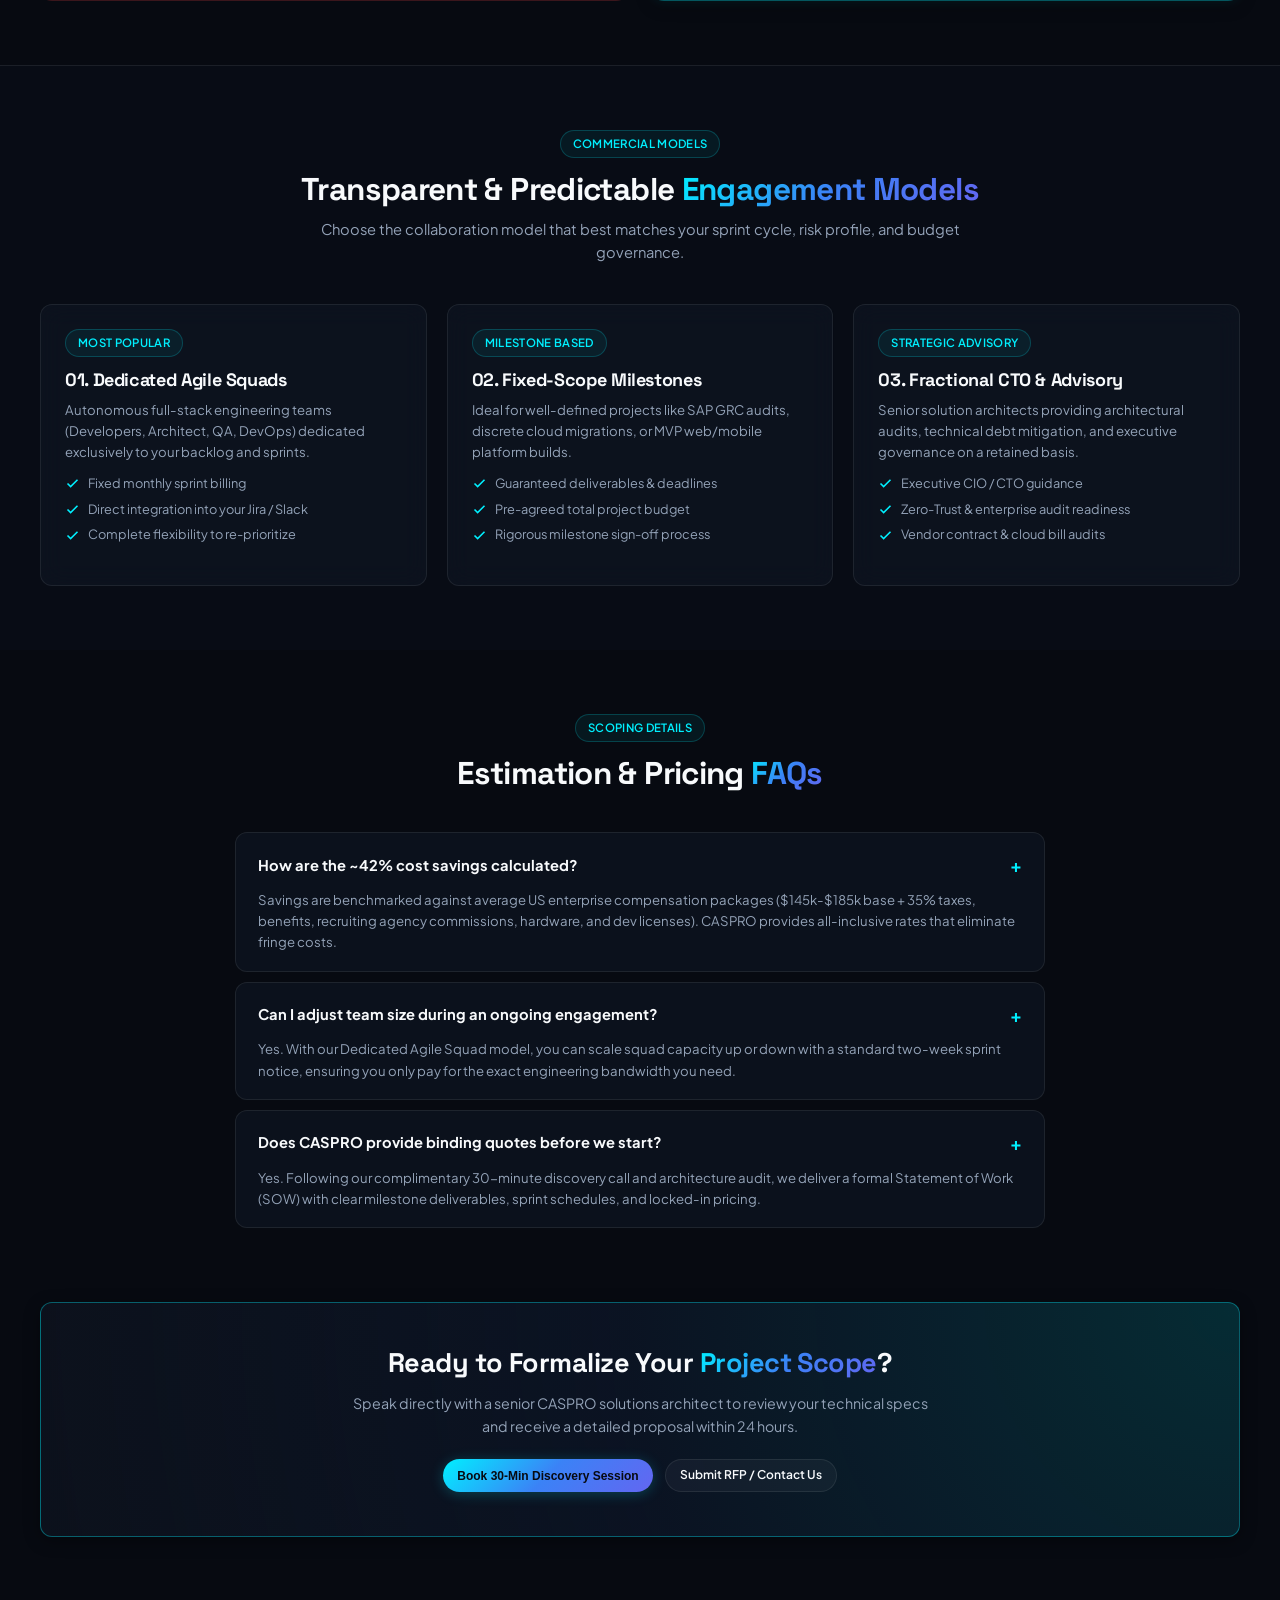
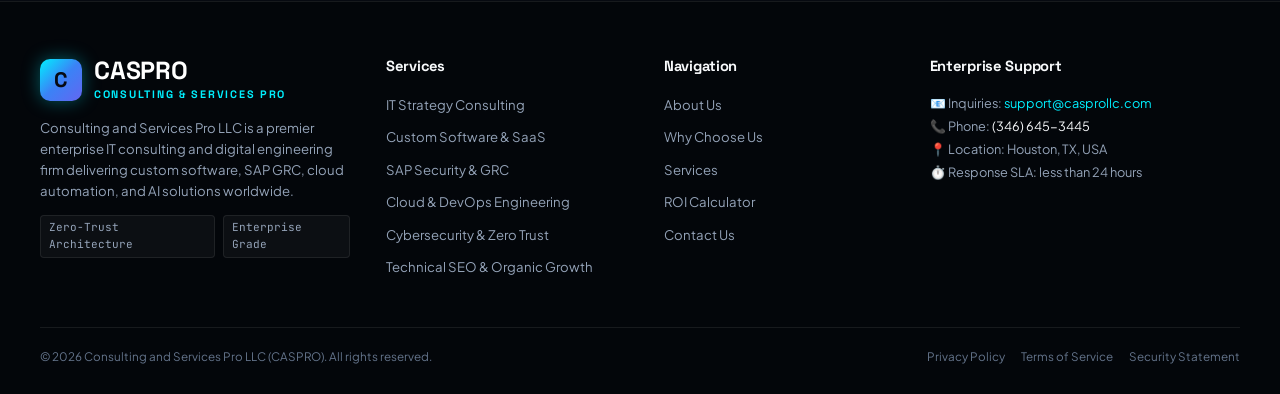
<file: roi-calculator.html>
<!DOCTYPE html>
<html lang="en" data-theme="dark">

<head>
  <meta charset="UTF-8">
  <meta name="viewport" content="width=device-width, initial-scale=1.0">
  <title>ROI Calculator | CASPRO Consulting</title>
  <meta name="description"
    content="Calculate your enterprise engineering project scope, squad composition, delivery timeline, and estimated ~42% cost savings vs. US in-house hiring with CASPRO's interactive ROI Calculator.">
  <meta name="keywords"
    content="CASPRO, ROI calculator, project scope estimator, software development cost calculator, cloud migration ROI, SAP GRC pricing, IT staff augmentation calculator">
  <meta name="author" content="Consulting and Services Pro LLC">
  <meta name="robots" content="index, follow, max-snippet:-1, max-image-preview:large, max-video-preview:-1">
  <link rel="canonical" href="https://www.casprollc.com/roi-calculator.html">
  <meta name="theme-color" content="#070a11">

  <!-- Open Graph / Facebook -->
  <meta property="og:type" content="website">
  <meta property="og:locale" content="en_US">
  <meta property="og:url" content="https://www.casprollc.com/roi-calculator.html">
  <meta property="og:site_name" content="CASPRO LLC">
  <meta property="og:title" content="ROI Calculator | CASPRO Consulting">
  <meta property="og:description"
    content="Model your enterprise project requirements in real-time. Forecast delivery timelines, dedicated squad size, and cost savings vs. in-house hiring.">
  <meta property="og:image" content="https://www.casprollc.com/assets/images/hero-tech.jpg">
  <meta property="og:image:width" content="1200">
  <meta property="og:image:height" content="630">

  <!-- Twitter Card -->
  <meta name="twitter:card" content="summary_large_image">
  <meta name="twitter:title" content="ROI Calculator | CASPRO Consulting">
  <meta name="twitter:description"
    content="Model your enterprise project requirements in real-time. Forecast delivery timelines, dedicated squad size, and cost savings vs. in-house hiring.">
  <meta name="twitter:image" content="https://www.casprollc.com/assets/images/hero-tech.jpg">

  <!-- Schema.org JSON-LD Structured Data -->
  <script type="application/ld+json">
  {
    "@context": "https://schema.org",
    "@graph": [
      {
        "@type": "WebApplication",
        "@id": "https://www.casprollc.com/roi-calculator.html#app",
        "name": "CASPRO Enterprise Project Scope & ROI Calculator",
        "url": "https://www.casprollc.com/roi-calculator.html",
        "applicationCategory": "BusinessApplication",
        "operatingSystem": "All",
        "browserRequirements": "Requires JavaScript. Requires HTML5.",
        "description": "Interactive enterprise scope estimator forecasting engineering sprint timelines, squad size, and cost advantages vs in-house domestic hiring.",
        "offers": {
          "@type": "Offer",
          "price": "0",
          "priceCurrency": "USD"
        },
        "provider": {
          "@type": "Organization",
          "name": "Consulting and Services Pro LLC",
          "url": "https://www.casprollc.com/"
        }
      }
    ]
  }
  </script>

  <link rel="preconnect" href="https://fonts.googleapis.com">
  <link rel="preconnect" href="https://fonts.gstatic.com" crossorigin>
  <link
    href="https://fonts.googleapis.com/css2?family=JetBrains+Mono:wght@400;500;600&family=Plus+Jakarta+Sans:wght@400;500;600;700;800&family=Space+Grotesk:wght@500;600;700&display=swap"
    rel="stylesheet">
  <link rel="stylesheet" href="css/style.css">
</head>

<body>

  <!-- Ambient Background -->
  <div class="ambient-glow" aria-hidden="true">
    <div class="glow-orb glow-orb-1"></div>
    <div class="glow-orb glow-orb-2"></div>
    <div class="glow-orb glow-orb-3"></div>
  </div>
  <div class="bg-grid-pattern" aria-hidden="true"></div>

  <!-- HEADER & NAVIGATION -->
  <header class="header-nav">
    <div class="container nav-container">
      <a href="index.html" class="brand-logo" id="brandLogo">
        <div class="brand-logo-icon">C</div>
        <div class="brand-logo-text">
          <span class="brand-logo-title">CASPRO</span>
          <span class="brand-logo-sub">Consulting &amp; Services Pro</span>
        </div>
      </a>

      <nav>
        <ul class="nav-menu" id="navMenu">
          <li><a href="index.html" class="nav-link">About Us</a></li>
          <li><a href="services.html" class="nav-link">Services</a></li>
          <li><a href="roi-calculator.html" class="nav-link active">ROI Calculator</a></li>
          <li><a href="contact.html" class="nav-link">Contact Us</a></li>
        </ul>
      </nav>

      <div class="nav-actions">
        <button class="btn btn-primary btn-sm open-discovery-modal" id="navCtaBtn">Schedule Discovery</button>
        <button class="mobile-menu-toggle" aria-label="Open Navigation Menu">&#9776;</button>
      </div>
    </div>
  </header>

  <main>
    <!-- PAGE HERO -->
    <section class="section" style="padding-top: calc(var(--header-height) + 32px); padding-bottom: 24px;">
      <div class="container text-center" style="max-width: 820px; margin: 0 auto;">
        <div class="badge-pill">Real-Time Value &amp; Scope Modeling</div>
        <h1 style="margin-bottom: 14px;">
          Interactive Project Scope &amp; <span class="text-gradient">ROI Calculator</span>
        </h1>
        <p style="font-size: 1.05rem; color: var(--text-secondary); margin-bottom: 20px;">
          Configure your enterprise technical requirements to instantly forecast delivery timelines, squad compositions,
          investment ranges, and cost savings vs. US domestic in-house hiring.
        </p>
      </div>
    </section>

    <!-- CALCULATOR INTERFACE -->
    <section class="section calculator-section" id="calculator" style="padding-top: 10px; padding-bottom: 60px;">
      <div class="container">
        <div class="calculator-wrapper">

          <!-- Inputs Panel -->
          <div class="calc-inputs-panel">
            <div class="calc-group">
              <label class="calc-label">1. Primary Engineering Scope</label>
              <div class="calc-options-grid">
                <button class="calc-option-btn calc-service-btn selected" data-multiplier="1.2">Custom Software /
                  SaaS</button>
                <button class="calc-option-btn calc-service-btn" data-multiplier="1.4">SAP GRC &amp; Security</button>
                <button class="calc-option-btn calc-service-btn" data-multiplier="1.1">Cloud / DevOps Migration</button>
                <button class="calc-option-btn calc-service-btn" data-multiplier="1.3">Enterprise AI &amp; Data</button>
                <button class="calc-option-btn calc-service-btn" data-multiplier="1.0">Technical SEO &amp;
                  Growth</button>
              </div>
            </div>

            <div class="calc-group">
              <label class="calc-label">2. Architectural Tier &amp; Regulatory Compliance</label>
              <div class="calc-options-grid">
                <button class="calc-option-btn calc-tier-btn selected" data-tier="1.0">Standard Enterprise</button>
                <button class="calc-option-btn calc-tier-btn" data-tier="1.35">High Security (Zero-Trust/GRC)</button>
                <button class="calc-option-btn calc-tier-btn" data-tier="1.7">Global Scale / Multi-Region</button>
              </div>
            </div>

            <div class="calc-group">
              <label class="calc-label">3. Sprint Cadence &amp; Delivery Pace</label>
              <div class="calc-options-grid">
                <button class="calc-option-btn calc-velocity-btn selected" data-velocity="1.0">Standard Agile Sprint
                  (Bi-Weekly)</button>
                <button class="calc-option-btn calc-velocity-btn" data-velocity="1.4">Accelerated 24/7
                  Dual-Track</button>
              </div>
            </div>

            <div class="calc-group">
              <div style="display: flex; justify-content: space-between; margin-bottom: 6px;">
                <label class="calc-label" style="margin-bottom: 0;">4. Target Engagement Duration</label>
                <span id="calcDurationVal" style="color: var(--accent-cyan); font-weight: 700; font-size: 0.88rem;">3
                  Months</span>
              </div>
              <input type="range" id="calcDurationSlider" class="calc-slider" min="1" max="12" value="3"
                aria-label="Target Engagement Duration in Months">
            </div>
          </div>

          <!-- Results Panel -->
          <div class="calc-result-panel">
            <div>
              <div class="badge-pill" style="margin-bottom: 8px;">Estimated Scope Forecast</div>
              <h3 style="font-size: 1.25rem; margin-bottom: 14px;">Real-Time Engineering Output</h3>

              <div class="calc-metric-row">
                <span class="calc-metric-title">Estimated Delivery:</span>
                <span class="calc-metric-value" id="estTimeVal">12 Weeks (3 mo)</span>
              </div>

              <div class="calc-metric-row">
                <span class="calc-metric-title">Dedicated Squad Size:</span>
                <span class="calc-metric-value" id="estTeamVal">4 Senior Engineers</span>
              </div>

              <div class="calc-metric-row">
                <span class="calc-metric-title">Cost Advantage vs US In-House:</span>
                <span class="calc-metric-value text-emerald" id="estSavingsVal">~42% vs In-House</span>
              </div>

              <div class="calc-metric-row">
                <span class="calc-metric-title">Estimated Monthly Range:</span>
                <span class="calc-metric-value text-cyan" id="estCostVal">$18k - $33k</span>
              </div>

              <div class="calc-metric-row">
                <span class="calc-metric-title">Projected Annual ROI:</span>
                <span class="calc-metric-value" id="estRoiVal" style="color: var(--accent-amber);">3.2x Estimated
                  ROI</span>
              </div>
            </div>

            <div style="margin-top: 20px;">
              <button class="btn btn-primary btn-sm open-discovery-modal"
                style="width: 100%; padding: 12px; font-size: 0.9rem;">
                Lock In Scope &amp; Book Discovery Call
              </button>
              <div style="text-align: center; margin-top: 8px; font-size: 0.76rem; color: var(--text-muted);">
                🔒 Strictly confidential. NDA signed prior to code review.
              </div>
            </div>
          </div>

        </div>
      </div>
    </section>

    <!-- IN-HOUSE VS CASPRO COMPARISON (DETAILED BREAKDOWN) -->
    <section class="section">
      <div class="container">
        <div class="section-header">
          <div class="badge-pill">Cost &amp; Velocity Economics</div>
          <h2 class="section-title">In-House Hiring vs. <span class="text-gradient">CASPRO Dedicated Squads</span></h2>
          <p class="section-subtitle">
            See the true total cost of ownership (TCO) breakdown comparing traditional domestic hiring with CASPRO's
            managed engineering model.
          </p>
        </div>

        <div class="roi-compare-grid">
          <!-- In-House Column -->
          <div class="roi-compare-card in-house">
            <div style="display: flex; align-items: center; gap: 8px; margin-bottom: 12px;">
              <span style="font-size: 1.3rem;">🏢</span>
              <h3 style="font-size: 1.25rem; color: #ef4444;">Traditional US In-House Hiring</h3>
            </div>
            <p style="font-size: 0.86rem; color: var(--text-secondary); margin-bottom: 16px;">
              Direct employment carries heavy recruitment delays, inflated fixed overhead, and significant management
              burden.
            </p>

            <div class="compare-row">
              <span class="compare-label">Time to Onboard:</span>
              <span class="compare-value" style="color: #ef4444; font-weight: 600;">60 - 90 Days (Interviews,
                Notices)</span>
            </div>
            <div class="compare-row">
              <span class="compare-label">Recruiting Fees:</span>
              <span class="compare-value">$15,000 - $30,000 per head (Agencies)</span>
            </div>
            <div class="compare-row">
              <span class="compare-label">Overhead &amp; Benefits:</span>
              <span class="compare-value">+35% to 45% (Health, 401k, Payroll Tax)</span>
            </div>
            <div class="compare-row">
              <span class="compare-label">Tooling &amp; Infrastructure:</span>
              <span class="compare-value">Separate client cost ($500+/dev/month)</span>
            </div>
            <div class="compare-row">
              <span class="compare-label">Staffing Elasticity:</span>
              <span class="compare-value">Rigid, difficult severance &amp; termination</span>
            </div>
            <div class="compare-row">
              <span class="compare-label">Senior Architect Oversight:</span>
              <span class="compare-value">Additional $220k+ annual salary</span>
            </div>
          </div>

          <!-- CASPRO Column -->
          <div class="roi-compare-card caspro">
            <div style="display: flex; align-items: center; gap: 8px; margin-bottom: 12px;">
              <span style="font-size: 1.3rem;">⚡</span>
              <h3 style="font-size: 1.25rem; color: var(--accent-cyan);">CASPRO Dedicated Engineering Squad</h3>
            </div>
            <p style="font-size: 0.86rem; color: var(--text-secondary); margin-bottom: 16px;">
              Agile senior squads embedded directly into your sprints with US architect leadership and 24/7 velocity.
            </p>

            <div class="compare-row">
              <span class="compare-label">Time to Onboard:</span>
              <span class="compare-value text-emerald" style="font-weight: 700;">5 - 10 Business Days</span>
            </div>
            <div class="compare-row">
              <span class="compare-label">Recruiting Fees:</span>
              <span class="compare-value text-emerald" style="font-weight: 700;">$0 (Pre-vetted senior talent)</span>
            </div>
            <div class="compare-row">
              <span class="compare-label">Overhead &amp; Benefits:</span>
              <span class="compare-value text-emerald" style="font-weight: 700;">$0 (Included in transparent monthly
                rate)</span>
            </div>
            <div class="compare-row">
              <span class="compare-label">Tooling &amp; Infrastructure:</span>
              <span class="compare-value text-emerald" style="font-weight: 700;">Enterprise CI/CD &amp; tooling
                included</span>
            </div>
            <div class="compare-row">
              <span class="compare-label">Staffing Elasticity:</span>
              <span class="compare-value text-emerald" style="font-weight: 700;">Elastic scale-up / scale-down (2-wk
                notice)</span>
            </div>
            <div class="compare-row">
              <span class="compare-label">Senior Architect Oversight:</span>
              <span class="compare-value text-emerald" style="font-weight: 700;">US Solutions Architect included</span>
            </div>
          </div>
        </div>
      </div>
    </section>

    <!-- FLEXIBLE ENGAGEMENT MODELS -->
    <section class="section" style="background: rgba(12, 17, 28, 0.4); border-top: 1px solid var(--border-glass);">
      <div class="container">
        <div class="section-header">
          <div class="badge-pill">Commercial Models</div>
          <h2 class="section-title">Transparent &amp; Predictable <span class="text-gradient">Engagement Models</span>
          </h2>
          <p class="section-subtitle">
            Choose the collaboration model that best matches your sprint cycle, risk profile, and budget governance.
          </p>
        </div>

        <div class="services-grid">
          <div class="glass-card" style="padding: 24px;">
            <div class="badge-pill">Most Popular</div>
            <h3 style="margin-bottom: 8px; font-size: 1.2rem;">01. Dedicated Agile Squads</h3>
            <p style="font-size: 0.88rem; margin-bottom: 12px;">
              Autonomous full-stack engineering teams (Developers, Architect, QA, DevOps) dedicated exclusively to your
              backlog and sprints.
            </p>
            <ul class="service-features-list">
              <li><svg width="15" height="15" viewBox="0 0 24 24" fill="none" stroke="currentColor" stroke-width="2.5">
                  <polyline points="20 6 9 17 4 12"></polyline>
                </svg> Fixed monthly sprint billing</li>
              <li><svg width="15" height="15" viewBox="0 0 24 24" fill="none" stroke="currentColor" stroke-width="2.5">
                  <polyline points="20 6 9 17 4 12"></polyline>
                </svg> Direct integration into your Jira / Slack</li>
              <li><svg width="15" height="15" viewBox="0 0 24 24" fill="none" stroke="currentColor" stroke-width="2.5">
                  <polyline points="20 6 9 17 4 12"></polyline>
                </svg> Complete flexibility to re-prioritize</li>
            </ul>
          </div>

          <div class="glass-card" style="padding: 24px;">
            <div class="badge-pill">Milestone Based</div>
            <h3 style="margin-bottom: 8px; font-size: 1.2rem;">02. Fixed-Scope Milestones</h3>
            <p style="font-size: 0.88rem; margin-bottom: 12px;">
              Ideal for well-defined projects like SAP GRC audits, discrete cloud migrations, or MVP web/mobile platform
              builds.
            </p>
            <ul class="service-features-list">
              <li><svg width="15" height="15" viewBox="0 0 24 24" fill="none" stroke="currentColor" stroke-width="2.5">
                  <polyline points="20 6 9 17 4 12"></polyline>
                </svg> Guaranteed deliverables &amp; deadlines</li>
              <li><svg width="15" height="15" viewBox="0 0 24 24" fill="none" stroke="currentColor" stroke-width="2.5">
                  <polyline points="20 6 9 17 4 12"></polyline>
                </svg> Pre-agreed total project budget</li>
              <li><svg width="15" height="15" viewBox="0 0 24 24" fill="none" stroke="currentColor" stroke-width="2.5">
                  <polyline points="20 6 9 17 4 12"></polyline>
                </svg> Rigorous milestone sign-off process</li>
            </ul>
          </div>

          <div class="glass-card" style="padding: 24px;">
            <div class="badge-pill">Strategic Advisory</div>
            <h3 style="margin-bottom: 8px; font-size: 1.2rem;">03. Fractional CTO &amp; Advisory</h3>
            <p style="font-size: 0.88rem; margin-bottom: 12px;">
              Senior solution architects providing architectural audits, technical debt mitigation, and executive
              governance on a retained basis.
            </p>
            <ul class="service-features-list">
              <li><svg width="15" height="15" viewBox="0 0 24 24" fill="none" stroke="currentColor" stroke-width="2.5">
                  <polyline points="20 6 9 17 4 12"></polyline>
                </svg> Executive CIO / CTO guidance</li>
              <li><svg width="15" height="15" viewBox="0 0 24 24" fill="none" stroke="currentColor" stroke-width="2.5">
                  <polyline points="20 6 9 17 4 12"></polyline>
                </svg> Zero-Trust &amp; enterprise audit readiness</li>
              <li><svg width="15" height="15" viewBox="0 0 24 24" fill="none" stroke="currentColor" stroke-width="2.5">
                  <polyline points="20 6 9 17 4 12"></polyline>
                </svg> Vendor contract &amp; cloud bill audits</li>
            </ul>
          </div>
        </div>
      </div>
    </section>

    <!-- CALCULATOR FAQS -->
    <section class="section">
      <div class="container" style="max-width: 850px;">
        <div class="section-header">
          <div class="badge-pill">Scoping Details</div>
          <h2 class="section-title">Estimation &amp; Pricing <span class="text-gradient">FAQs</span></h2>
        </div>

        <div style="display: flex; flex-direction: column; gap: 10px;">
          <div class="glass-card faq-item" style="padding: 18px 22px; cursor: pointer;">
            <div class="faq-question"
              style="display: flex; justify-content: space-between; align-items: center; font-weight: 700; font-size: 0.98rem;">
              <span>How are the ~42% cost savings calculated?</span>
              <span style="color: var(--accent-cyan); font-size: 1.2rem;">+</span>
            </div>
            <div style="margin-top: 10px; font-size: 0.88rem; color: var(--text-secondary); line-height: 1.6;">
              Savings are benchmarked against average US enterprise compensation packages ($145k-$185k base + 35% taxes,
              benefits, recruiting agency commissions, hardware, and dev licenses). CASPRO provides all-inclusive rates
              that eliminate fringe costs.
            </div>
          </div>

          <div class="glass-card faq-item" style="padding: 18px 22px; cursor: pointer;">
            <div class="faq-question"
              style="display: flex; justify-content: space-between; align-items: center; font-weight: 700; font-size: 0.98rem;">
              <span>Can I adjust team size during an ongoing engagement?</span>
              <span style="color: var(--accent-cyan); font-size: 1.2rem;">+</span>
            </div>
            <div style="margin-top: 10px; font-size: 0.88rem; color: var(--text-secondary); line-height: 1.6;">
              Yes. With our Dedicated Agile Squad model, you can scale squad capacity up or down with a standard
              two-week sprint notice, ensuring you only pay for the exact engineering bandwidth you need.
            </div>
          </div>

          <div class="glass-card faq-item" style="padding: 18px 22px; cursor: pointer;">
            <div class="faq-question"
              style="display: flex; justify-content: space-between; align-items: center; font-weight: 700; font-size: 0.98rem;">
              <span>Does CASPRO provide binding quotes before we start?</span>
              <span style="color: var(--accent-cyan); font-size: 1.2rem;">+</span>
            </div>
            <div style="margin-top: 10px; font-size: 0.88rem; color: var(--text-secondary); line-height: 1.6;">
              Yes. Following our complimentary 30-minute discovery call and architecture audit, we deliver a formal
              Statement of Work (SOW) with clear milestone deliverables, sprint schedules, and locked-in pricing.
            </div>
          </div>
        </div>
      </div>
    </section>

    <!-- CALL TO ACTION BANNER -->
    <section class="section cta-banner-section" style="padding-top: 10px;">
      <div class="container">
        <div class="cta-banner-box">
          <h2 style="font-size: 1.8rem; margin-bottom: 12px;">
            Ready to Formalize Your <span class="text-gradient">Project Scope</span>?
          </h2>
          <p style="max-width: 580px; margin: 0 auto 22px auto; color: var(--text-secondary); font-size: 0.95rem;">
            Speak directly with a senior CASPRO solutions architect to review your technical specs and receive a
            detailed proposal within 24 hours.
          </p>
          <div style="display: flex; justify-content: center; gap: 12px; flex-wrap: wrap;">
            <button class="btn btn-primary btn-sm open-discovery-modal">Book 30-Min Discovery Session</button>
            <a href="contact.html" class="btn btn-secondary btn-sm">Submit RFP / Contact Us</a>
          </div>
        </div>
      </div>
    </section>
  </main>

  <!-- FOOTER -->
  <footer class="site-footer">
    <div class="container">
      <div class="footer-grid">
        <div class="footer-brand">
          <a href="index.html" class="brand-logo" style="margin-bottom: 12px;">
            <div class="brand-logo-icon">C</div>
            <div class="brand-logo-text">
              <span class="brand-logo-title">CASPRO</span>
              <span class="brand-logo-sub">Consulting &amp; Services Pro</span>
            </div>
          </a>
          <p>
            Consulting and Services Pro LLC is a premier enterprise IT consulting and digital engineering firm
            delivering custom software, SAP GRC, cloud automation, and AI solutions worldwide.
          </p>
          <div style="margin-top: 14px; display: flex; gap: 8px;">
            <span class="tech-tag" style="border: 1px solid var(--border-glass);">Zero-Trust Architecture</span>
            <span class="tech-tag" style="border: 1px solid var(--border-glass);">Enterprise Grade</span>
          </div>
        </div>

        <div>
          <h4 class="footer-heading">Services</h4>
          <ul class="footer-links">
            <li><a href="services.html#it-strategy">IT Strategy Consulting</a></li>
            <li><a href="services.html#custom-software">Custom Software &amp; SaaS</a></li>
            <li><a href="services.html#sap-grc">SAP Security &amp; GRC</a></li>
            <li><a href="services.html#cloud-devops">Cloud &amp; DevOps Engineering</a></li>
            <li><a href="services.html#cybersecurity">Cybersecurity &amp; Zero Trust</a></li>
            <li><a href="services.html#seo-growth">Technical SEO &amp; Organic Growth</a></li>
          </ul>
        </div>

        <div>
          <h4 class="footer-heading">Navigation</h4>
          <ul class="footer-links">
            <li><a href="index.html">About Us</a></li>
            <li><a href="index.html#why-choose-us">Why Choose Us</a></li>
            <li><a href="services.html">Services</a></li>
            <li><a href="roi-calculator.html">ROI Calculator</a></li>
            <li><a href="contact.html">Contact Us</a></li>
          </ul>
        </div>

        <div>
          <h4 class="footer-heading">Enterprise Support</h4>
          <div style="font-size: 0.85rem; color: var(--text-secondary); line-height: 1.8;">
            📧 Inquiries: <a href="mailto:support@casprollc.com" style="color: var(--accent-cyan); text-decoration: none;">support@casprollc.com</a><br>
            📞 Phone: <a href="tel:3466453445" style="color: var(--text-primary); text-decoration: none;">(346) 645-3445</a><br>
            📍 Location: Houston, TX, USA<br>
            ⏱️ Response SLA: less than 24 hours
          </div>
        </div>
      </div>

      <div class="footer-bottom">
        <div class="footer-bottom-text">
          &copy; 2026 Consulting and Services Pro LLC (CASPRO). All rights reserved.
        </div>
        <div class="footer-legal-links">
          <a href="#">Privacy Policy</a>
          <a href="#">Terms of Service</a>
          <a href="#">Security Statement</a>
        </div>
      </div>
    </div>
  </footer>

  <!-- DISCOVERY SESSION MODAL -->
  <div class="modal-overlay" id="discoveryModal" aria-hidden="true">
    <div class="modal-content">
      <button class="modal-close-btn" id="closeDiscoveryModal" aria-label="Close Modal">&times;</button>
      <div class="badge-pill" style="margin-bottom: 10px;">30-Minute Architecture Discovery</div>
      <h3 style="font-size: 1.4rem; margin-bottom: 10px;">Schedule Your Enterprise Consultation</h3>
      <p style="font-size: 0.88rem; margin-bottom: 18px;">
        Meet with a senior CASPRO solutions architect to discuss technical roadmaps, SAP GRC audits, cloud migration, or
        custom software specifications.
      </p>

      <form id="modalContactForm">
        <div class="form-group">
          <label class="form-label">Full Name *</label>
          <input type="text" class="form-control" placeholder="e.g. Sarah Jenkins" required>
        </div>
        <div class="form-group">
          <label class="form-label">Work Email *</label>
          <input type="email" class="form-control" placeholder="sarah@company.com" required>
        </div>
        <div class="form-group">
          <label class="form-label">Primary Area of Interest</label>
          <select class="form-control">
            <option>Custom Software Development</option>
            <option>SAP Security &amp; GRC Compliance</option>
            <option>Cloud Migration &amp; DevOps</option>
            <option>Enterprise AI &amp; Data Engineering</option>
            <option>Technical SEO &amp; Organic Growth</option>
            <option>IT Strategy Consulting &amp; Modernization</option>
            <option>Dedicated Engineering Squad</option>
          </select>
        </div>
        <div class="form-group">
          <label class="form-label">Brief Project Summary or Questions</label>
          <textarea class="form-control" rows="3"
            placeholder="Tell us about your current challenges, timeline, or objectives..."></textarea>
        </div>
        <button type="submit" class="btn btn-primary btn-sm" style="width: 100%; padding: 11px;">
          Confirm Discovery Call Request
        </button>
      </form>
    </div>
  </div>

  <script src="js/main.js"></script>
</body>

</html>
</file>
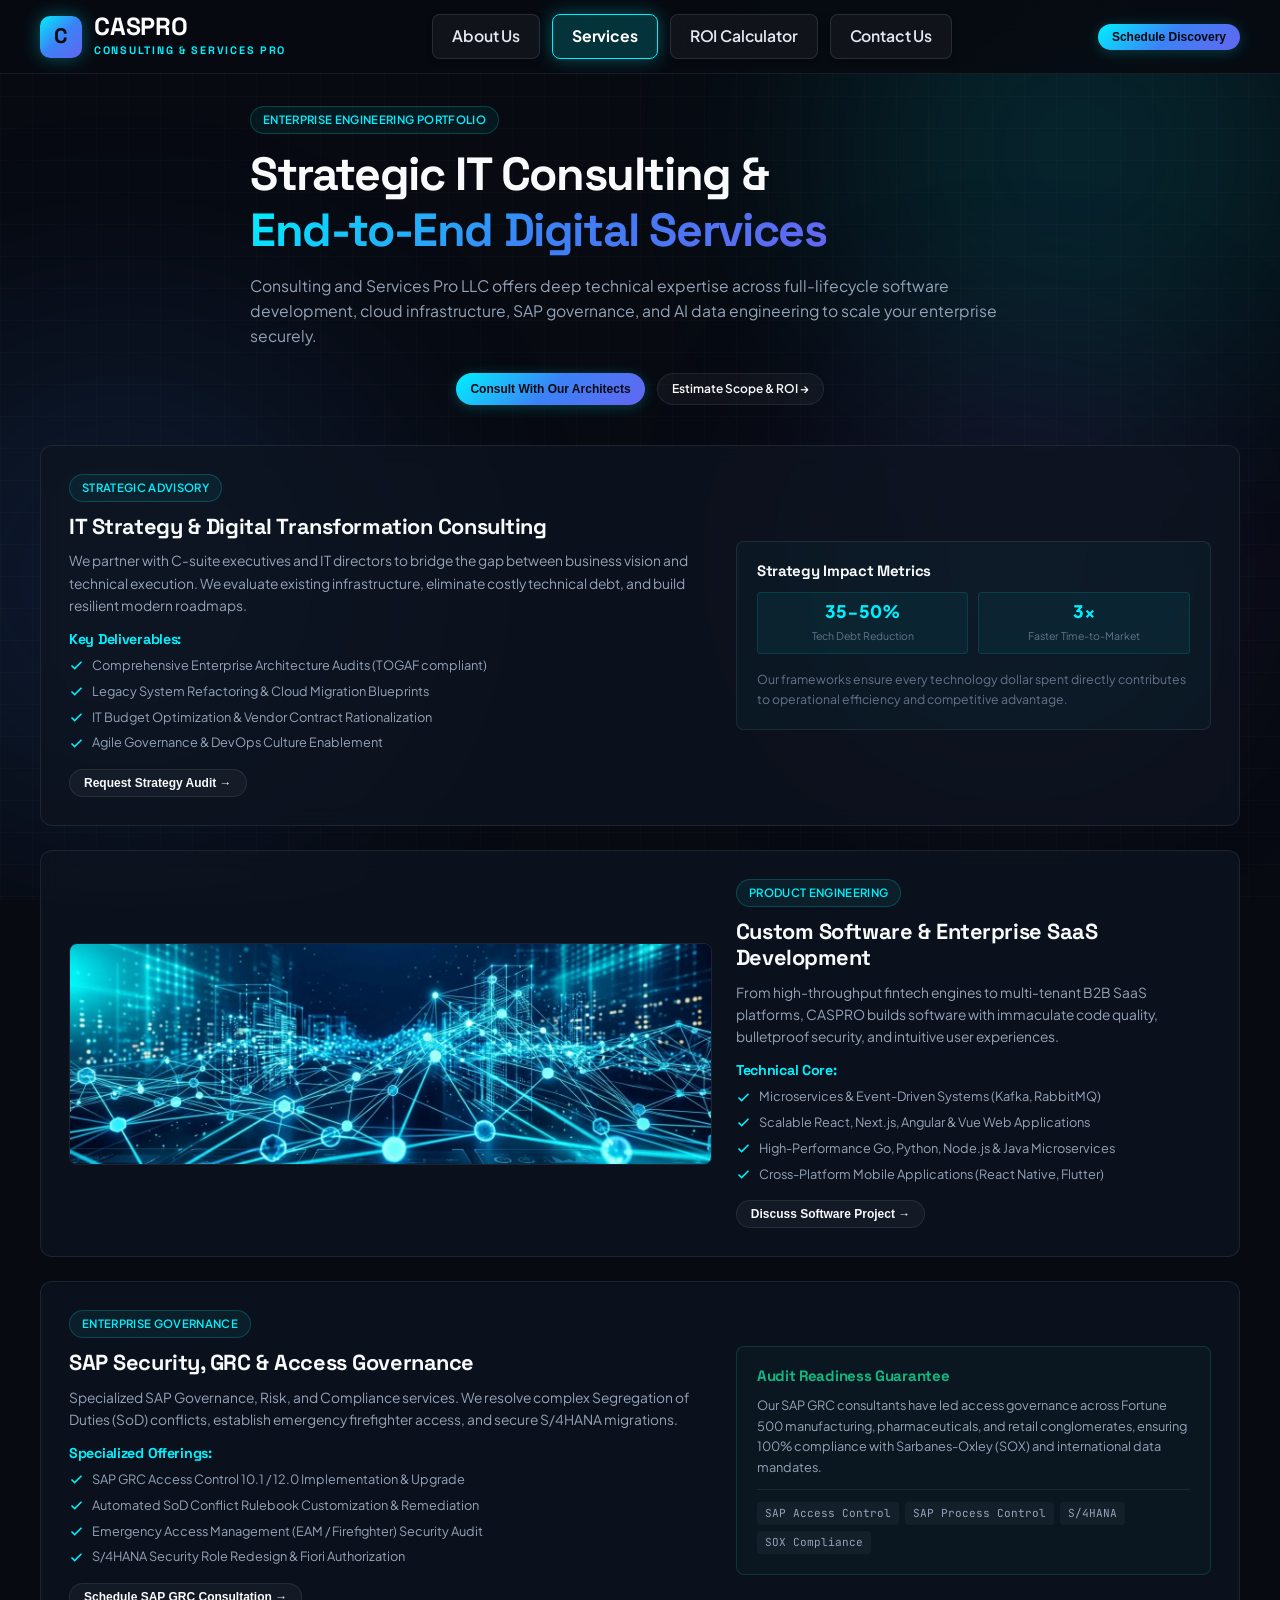
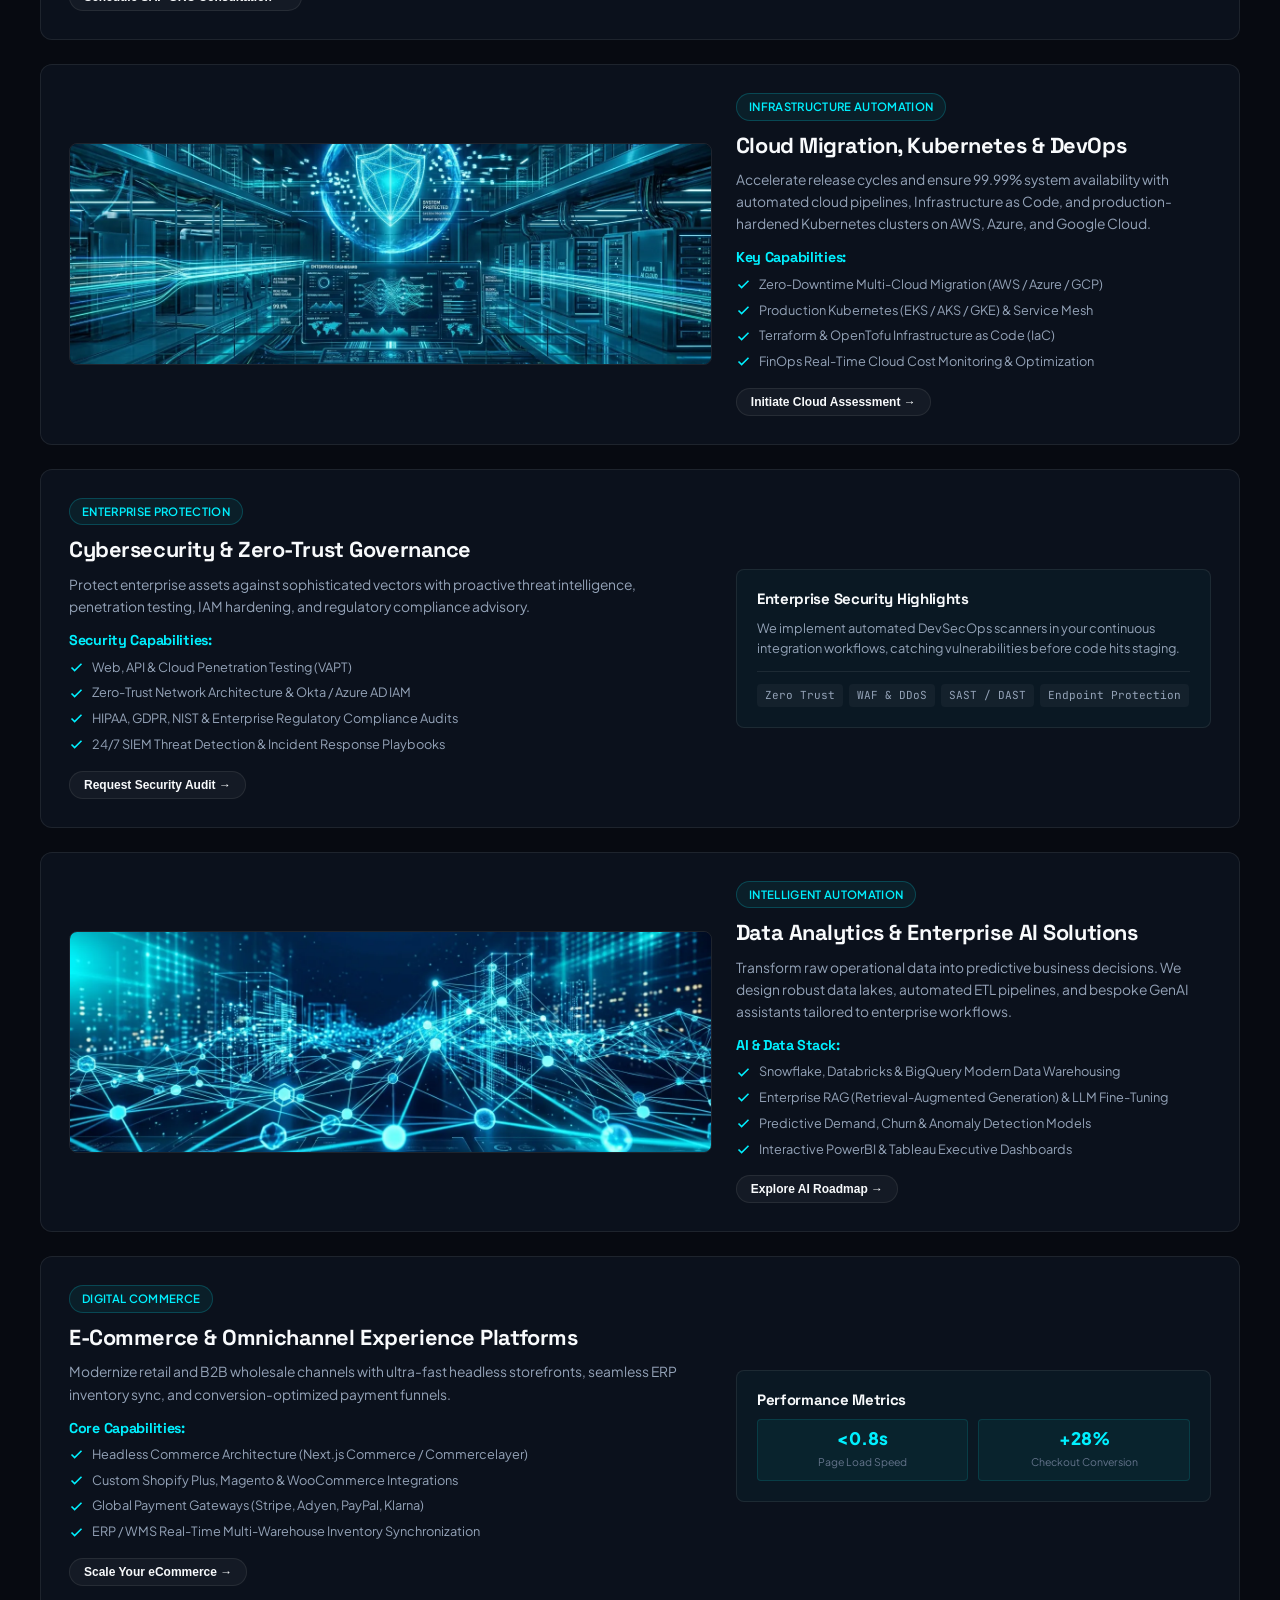
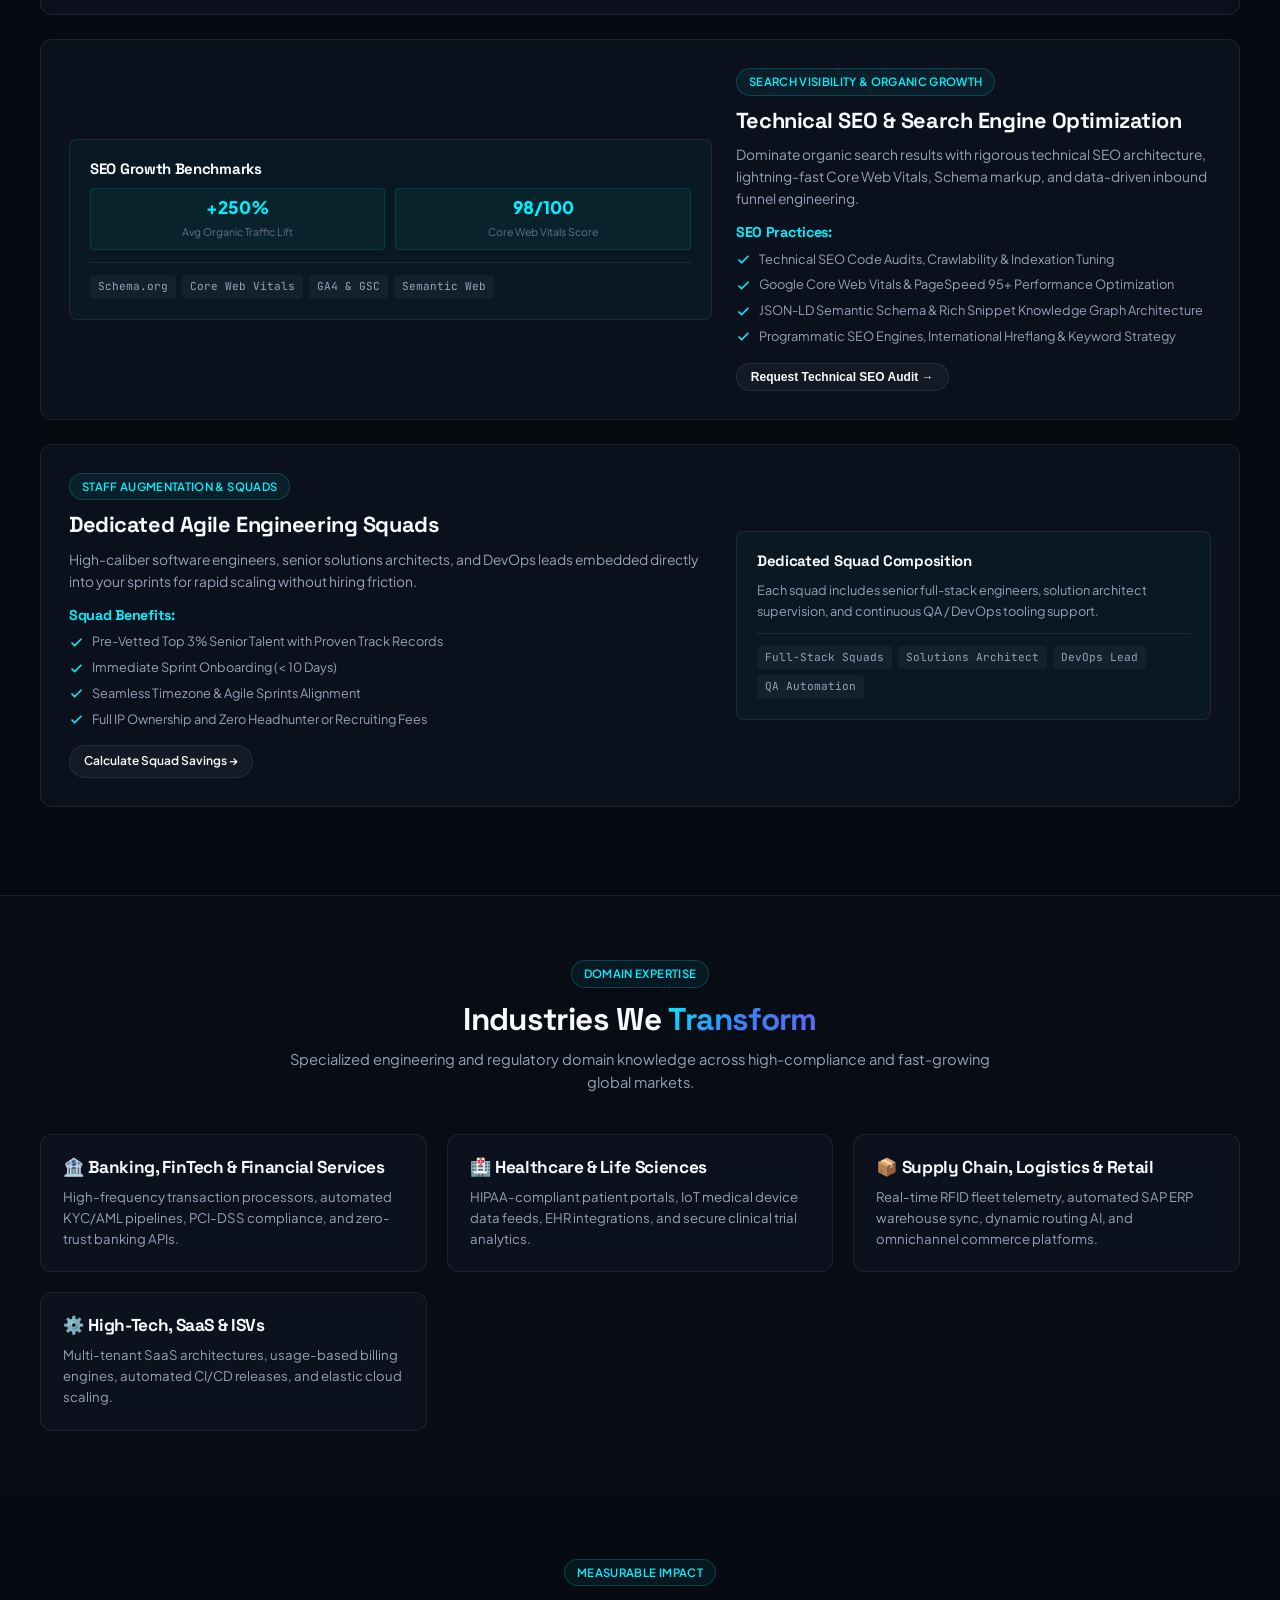
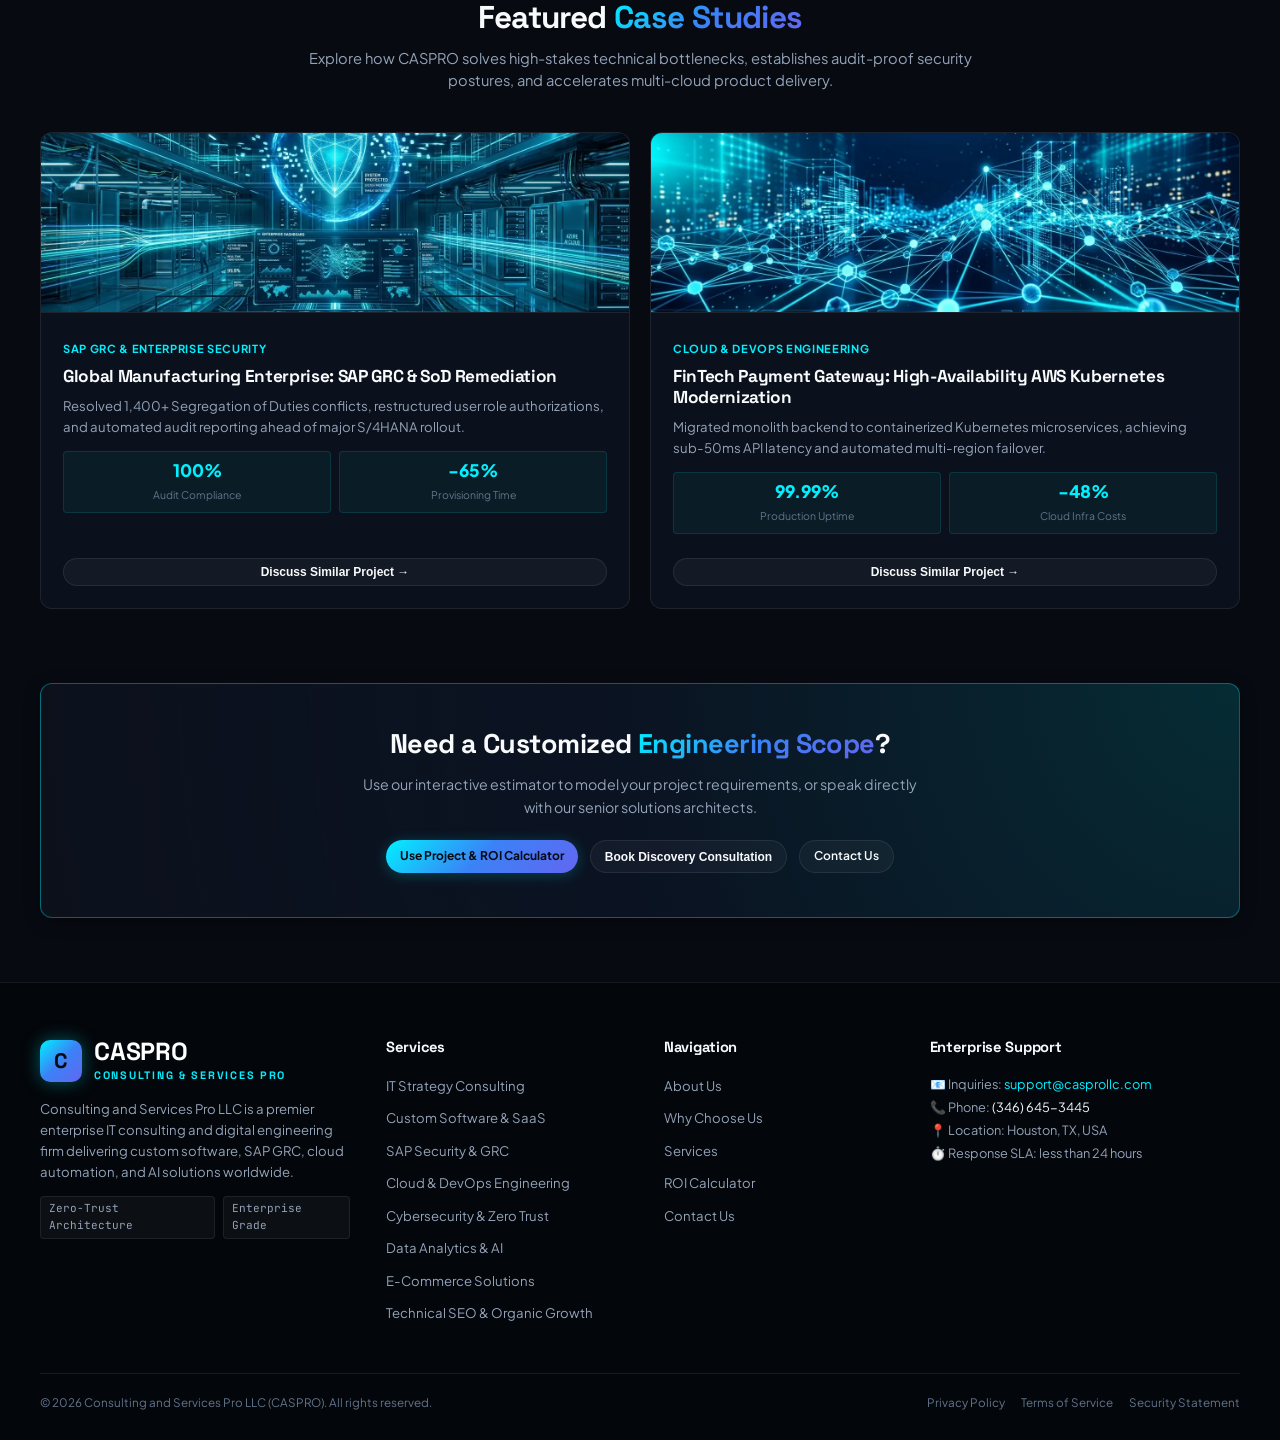
<file: services.html>
<!DOCTYPE html>
<html lang="en" data-theme="dark">

<head>
  <meta charset="UTF-8">
  <meta name="viewport" content="width=device-width, initial-scale=1.0">
  <title>Enterprise IT Services &amp; Capabilities | CASPRO Consulting</title>
  <meta name="description"
    content="Explore CASPRO's 9 technology practices: IT Strategy Consulting, Custom Software Engineering, SAP Security & GRC, Cloud & DevOps, Enterprise AI, and Cybersecurity.">
  <meta name="keywords"
    content="CASPRO services, IT strategy, SAP GRC, custom software development, cloud migration, cybersecurity, data analytics, enterprise AI, technical SEO">
  <meta name="author" content="Consulting and Services Pro LLC">
  <meta name="robots" content="index, follow, max-snippet:-1, max-image-preview:large, max-video-preview:-1">
  <link rel="canonical" href="https://www.casprollc.com/services.html">
  <meta name="theme-color" content="#070a11">

  <!-- Open Graph / Facebook -->
  <meta property="og:type" content="website">
  <meta property="og:locale" content="en_US">
  <meta property="og:url" content="https://www.casprollc.com/services.html">
  <meta property="og:site_name" content="CASPRO LLC">
  <meta property="og:title" content="Enterprise IT Services &amp; Practices | CASPRO Consulting">
  <meta property="og:description"
    content="Explore CASPRO's end-to-end technology capabilities: Custom Software, Cloud Migration, SAP GRC, Enterprise AI, and Dedicated Squads.">
  <meta property="og:image" content="https://www.casprollc.com/assets/images/hero-tech.jpg">
  <meta property="og:image:width" content="1200">
  <meta property="og:image:height" content="630">

  <!-- Twitter Card -->
  <meta name="twitter:card" content="summary_large_image">
  <meta name="twitter:title" content="Enterprise IT Services &amp; Practices | CASPRO Consulting">
  <meta name="twitter:description"
    content="Explore CASPRO's end-to-end technology capabilities: Custom Software, Cloud Migration, SAP GRC, Enterprise AI, and Dedicated Squads.">
  <meta name="twitter:image" content="https://www.casprollc.com/assets/images/hero-tech.jpg">

  <!-- Schema.org JSON-LD Structured Data -->
  <script type="application/ld+json">
  {
    "@context": "https://schema.org",
    "@graph": [
      {
        "@type": "WebPage",
        "@id": "https://www.casprollc.com/services.html#webpage",
        "url": "https://www.casprollc.com/services.html",
        "name": "Enterprise IT Services & Capabilities | CASPRO LLC",
        "description": "Comprehensive technology practices from IT Strategy and Custom Software to SAP GRC and Cloud Automation.",
        "isPartOf": {
          "@type": "WebSite",
          "@id": "https://www.casprollc.com/#website",
          "url": "https://www.casprollc.com/",
          "name": "CASPRO LLC"
        }
      },
      {
        "@type": "ItemList",
        "itemListElement": [
          {
            "@type": "Service",
            "position": 1,
            "name": "IT Strategy & Digital Transformation Consulting",
            "provider": { "@type": "Organization", "name": "CASPRO LLC" }
          },
          {
            "@type": "Service",
            "position": 2,
            "name": "Custom Software & Enterprise SaaS Development",
            "provider": { "@type": "Organization", "name": "CASPRO LLC" }
          },
          {
            "@type": "Service",
            "position": 3,
            "name": "SAP Security, GRC & Access Governance",
            "provider": { "@type": "Organization", "name": "CASPRO LLC" }
          },
          {
            "@type": "Service",
            "position": 4,
            "name": "Cloud Migration, Kubernetes & DevOps Automation",
            "provider": { "@type": "Organization", "name": "CASPRO LLC" }
          },
          {
            "@type": "Service",
            "position": 5,
            "name": "Cybersecurity & Zero-Trust Governance",
            "provider": { "@type": "Organization", "name": "CASPRO LLC" }
          },
          {
            "@type": "Service",
            "position": 6,
            "name": "Data Analytics & Enterprise AI Solutions",
            "provider": { "@type": "Organization", "name": "CASPRO LLC" }
          },
          {
            "@type": "Service",
            "position": 7,
            "name": "E-Commerce & Omnichannel Experience Platforms",
            "provider": { "@type": "Organization", "name": "CASPRO LLC" }
          },
          {
            "@type": "Service",
            "position": 8,
            "name": "Technical SEO & Search Engine Optimization",
            "provider": { "@type": "Organization", "name": "CASPRO LLC" }
          },
          {
            "@type": "Service",
            "position": 9,
            "name": "Dedicated Agile Engineering Squads",
            "provider": { "@type": "Organization", "name": "CASPRO LLC" }
          }
        ]
      }
    ]
  }
  </script>

  <link rel="preconnect" href="https://fonts.googleapis.com">
  <link rel="preconnect" href="https://fonts.gstatic.com" crossorigin>
  <link
    href="https://fonts.googleapis.com/css2?family=JetBrains+Mono:wght@400;500;600&family=Plus+Jakarta+Sans:wght@400;500;600;700;800&family=Space+Grotesk:wght@500;600;700&display=swap"
    rel="stylesheet">
  <link rel="stylesheet" href="css/style.css">
</head>

<body>

  <div class="ambient-glow" aria-hidden="true">
    <div class="glow-orb glow-orb-1"></div>
    <div class="glow-orb glow-orb-2"></div>
    <div class="glow-orb glow-orb-3"></div>
  </div>
  <div class="bg-grid-pattern" aria-hidden="true"></div>

  <!-- HEADER -->
  <header class="header-nav">
    <div class="container nav-container">
      <a href="index.html" class="brand-logo">
        <div class="brand-logo-icon">C</div>
        <div class="brand-logo-text">
          <span class="brand-logo-title">CASPRO</span>
          <span class="brand-logo-sub">Consulting &amp; Services Pro</span>
        </div>
      </a>

      <nav>
        <ul class="nav-menu" id="navMenu">
          <li><a href="index.html" class="nav-link">About Us</a></li>
          <li><a href="services.html" class="nav-link active">Services</a></li>
          <li><a href="roi-calculator.html" class="nav-link">ROI Calculator</a></li>
          <li><a href="contact.html" class="nav-link">Contact Us</a></li>
        </ul>
      </nav>

      <div class="nav-actions">
        <button class="btn btn-primary btn-sm open-discovery-modal">Schedule Discovery</button>
        <button class="mobile-menu-toggle" aria-label="Open Navigation Menu">&#9776;</button>
      </div>
    </div>
  </header>

  <main>
    <!-- PAGE HERO -->
    <section class="section" style="padding-top: calc(var(--header-height) + 32px); padding-bottom: 30px;">
      <div class="container text-center" style="max-width: 820px; margin: 0 auto;">
        <div class="badge-pill">Enterprise Engineering Portfolio</div>
        <h1 style="margin-bottom: 14px;">
          Strategic IT Consulting &amp; <span class="text-gradient">End-to-End Digital Services</span>
        </h1>
        <p style="font-size: 1.05rem; color: var(--text-secondary); margin-bottom: 24px;">
          Consulting and Services Pro LLC offers deep technical expertise across full-lifecycle software development,
          cloud infrastructure, SAP governance, and AI data engineering to scale your enterprise securely.
        </p>
        <div style="display: flex; justify-content: center; gap: 12px; flex-wrap: wrap;">
          <button class="btn btn-primary btn-sm open-discovery-modal">Consult With Our Architects</button>
          <a href="roi-calculator.html" class="btn btn-secondary btn-sm">Estimate Scope &amp; ROI &rarr;</a>
        </div>
      </div>
    </section>

    <!-- DETAILED SERVICES CATALOG (RESPONSIVE) -->
    <section class="section" id="services-list" style="padding-top: 10px;">
      <div class="container">

        <!-- Practice 1: IT Strategy -->
        <div class="glass-card" id="it-strategy" style="margin-bottom: 24px; padding: 28px;">
          <div class="service-detail-grid">
            <div>
              <div class="badge-pill">Strategic Advisory</div>
              <h2 style="margin-bottom: 10px; font-size: 1.45rem;">IT Strategy &amp; Digital Transformation Consulting
              </h2>
              <p style="margin-bottom: 14px; font-size: 0.92rem;">
                We partner with C-suite executives and IT directors to bridge the gap between business vision and
                technical execution. We evaluate existing infrastructure, eliminate costly technical debt, and build
                resilient modern roadmaps.
              </p>
              <h4 style="margin-bottom: 8px; color: var(--accent-cyan); font-size: 0.95rem;">Key Deliverables:</h4>
              <ul class="service-features-list">
                <li><svg width="15" height="15" viewBox="0 0 24 24" fill="none" stroke="currentColor"
                    stroke-width="2.5">
                    <polyline points="20 6 9 17 4 12"></polyline>
                  </svg> Comprehensive Enterprise Architecture Audits (TOGAF compliant)</li>
                <li><svg width="15" height="15" viewBox="0 0 24 24" fill="none" stroke="currentColor"
                    stroke-width="2.5">
                    <polyline points="20 6 9 17 4 12"></polyline>
                  </svg> Legacy System Refactoring &amp; Cloud Migration Blueprints</li>
                <li><svg width="15" height="15" viewBox="0 0 24 24" fill="none" stroke="currentColor"
                    stroke-width="2.5">
                    <polyline points="20 6 9 17 4 12"></polyline>
                  </svg> IT Budget Optimization &amp; Vendor Contract Rationalization</li>
                <li><svg width="15" height="15" viewBox="0 0 24 24" fill="none" stroke="currentColor"
                    stroke-width="2.5">
                    <polyline points="20 6 9 17 4 12"></polyline>
                  </svg> Agile Governance &amp; DevOps Culture Enablement</li>
              </ul>
              <button class="btn btn-secondary btn-sm open-discovery-modal">Request Strategy Audit &rarr;</button>
            </div>
            <div
              style="background: rgba(0, 240, 255, 0.03); border: 1px solid var(--border-glass); border-radius: var(--radius-sm); padding: 20px;">
              <h4 style="margin-bottom: 12px; font-size: 1rem;">Strategy Impact Metrics</h4>
              <div style="display: grid; grid-template-columns: 1fr 1fr; gap: 10px; margin-bottom: 16px;">
                <div class="metric-pill">
                  <span class="metric-pill-val">35-50%</span>
                  <span class="metric-pill-label">Tech Debt Reduction</span>
                </div>
                <div class="metric-pill">
                  <span class="metric-pill-val">3x</span>
                  <span class="metric-pill-label">Faster Time-to-Market</span>
                </div>
              </div>
              <p style="font-size: 0.82rem; color: var(--text-muted); margin: 0;">
                Our frameworks ensure every technology dollar spent directly contributes to operational efficiency and
                competitive advantage.
              </p>
            </div>
          </div>
        </div>

        <!-- Practice 2: Custom Software -->
        <div class="glass-card" id="custom-software" style="margin-bottom: 24px; padding: 28px;">
          <div class="service-detail-grid">
            <div style="order: 2;">
              <div class="badge-pill">Product Engineering</div>
              <h2 style="margin-bottom: 10px; font-size: 1.45rem;">Custom Software &amp; Enterprise SaaS Development
              </h2>
              <p style="margin-bottom: 14px; font-size: 0.92rem;">
                From high-throughput fintech engines to multi-tenant B2B SaaS platforms, CASPRO builds software with
                immaculate code quality, bulletproof security, and intuitive user experiences.
              </p>
              <h4 style="margin-bottom: 8px; color: var(--accent-cyan); font-size: 0.95rem;">Technical Core:</h4>
              <ul class="service-features-list">
                <li><svg width="15" height="15" viewBox="0 0 24 24" fill="none" stroke="currentColor"
                    stroke-width="2.5">
                    <polyline points="20 6 9 17 4 12"></polyline>
                  </svg> Microservices &amp; Event-Driven Systems (Kafka, RabbitMQ)</li>
                <li><svg width="15" height="15" viewBox="0 0 24 24" fill="none" stroke="currentColor"
                    stroke-width="2.5">
                    <polyline points="20 6 9 17 4 12"></polyline>
                  </svg> Scalable React, Next.js, Angular &amp; Vue Web Applications</li>
                <li><svg width="15" height="15" viewBox="0 0 24 24" fill="none" stroke="currentColor"
                    stroke-width="2.5">
                    <polyline points="20 6 9 17 4 12"></polyline>
                  </svg> High-Performance Go, Python, Node.js &amp; Java Microservices</li>
                <li><svg width="15" height="15" viewBox="0 0 24 24" fill="none" stroke="currentColor"
                    stroke-width="2.5">
                    <polyline points="20 6 9 17 4 12"></polyline>
                  </svg> Cross-Platform Mobile Applications (React Native, Flutter)</li>
              </ul>
              <button class="btn btn-secondary btn-sm open-discovery-modal">Discuss Software Project &rarr;</button>
            </div>
            <div
              style="order: 1; border-radius: var(--radius-sm); overflow: hidden; border: 1px solid var(--border-glass);">
              <picture>
                <source srcset="assets/images/hero-tech.webp" type="image/webp">
                <img src="assets/images/hero-tech.jpg" alt="Custom Software Development Architecture"
                  style="width: 100%; height: 220px; object-fit: cover; display: block;" loading="lazy" width="500"
                  height="220">
              </picture>
            </div>
          </div>
        </div>

        <!-- Practice 3: SAP Security & GRC -->
        <div class="glass-card" id="sap-grc" style="margin-bottom: 24px; padding: 28px;">
          <div class="service-detail-grid">
            <div>
              <div class="badge-pill">Enterprise Governance</div>
              <h2 style="margin-bottom: 10px; font-size: 1.45rem;">SAP Security, GRC &amp; Access Governance</h2>
              <p style="margin-bottom: 14px; font-size: 0.92rem;">
                Specialized SAP Governance, Risk, and Compliance services. We resolve complex Segregation of Duties
                (SoD) conflicts, establish emergency firefighter access, and secure S/4HANA migrations.
              </p>
              <h4 style="margin-bottom: 8px; color: var(--accent-cyan); font-size: 0.95rem;">Specialized Offerings:</h4>
              <ul class="service-features-list">
                <li><svg width="15" height="15" viewBox="0 0 24 24" fill="none" stroke="currentColor"
                    stroke-width="2.5">
                    <polyline points="20 6 9 17 4 12"></polyline>
                  </svg> SAP GRC Access Control 10.1 / 12.0 Implementation &amp; Upgrade</li>
                <li><svg width="15" height="15" viewBox="0 0 24 24" fill="none" stroke="currentColor"
                    stroke-width="2.5">
                    <polyline points="20 6 9 17 4 12"></polyline>
                  </svg> Automated SoD Conflict Rulebook Customization &amp; Remediation</li>
                <li><svg width="15" height="15" viewBox="0 0 24 24" fill="none" stroke="currentColor"
                    stroke-width="2.5">
                    <polyline points="20 6 9 17 4 12"></polyline>
                  </svg> Emergency Access Management (EAM / Firefighter) Security Audit</li>
                <li><svg width="15" height="15" viewBox="0 0 24 24" fill="none" stroke="currentColor"
                    stroke-width="2.5">
                    <polyline points="20 6 9 17 4 12"></polyline>
                  </svg> S/4HANA Security Role Redesign &amp; Fiori Authorization</li>
              </ul>
              <button class="btn btn-secondary btn-sm open-discovery-modal">Schedule SAP GRC Consultation
                &rarr;</button>
            </div>
            <div
              style="background: rgba(16, 185, 129, 0.04); border: 1px solid rgba(16, 185, 129, 0.2); border-radius: var(--radius-sm); padding: 20px;">
              <h4 style="margin-bottom: 10px; color: var(--accent-emerald); font-size: 1rem;">Audit Readiness Guarantee
              </h4>
              <p style="font-size: 0.85rem; margin-bottom: 12px; color: var(--text-secondary);">
                Our SAP GRC consultants have led access governance across Fortune 500 manufacturing, pharmaceuticals,
                and retail conglomerates, ensuring 100% compliance with Sarbanes-Oxley (SOX) and international data
                mandates.
              </p>
              <div class="service-tech-tags">
                <span class="tech-tag">SAP Access Control</span>
                <span class="tech-tag">SAP Process Control</span>
                <span class="tech-tag">S/4HANA</span>
                <span class="tech-tag">SOX Compliance</span>
              </div>
            </div>
          </div>
        </div>

        <!-- Practice 4: Cloud & DevOps -->
        <div class="glass-card" id="cloud-devops" style="margin-bottom: 24px; padding: 28px;">
          <div class="service-detail-grid">
            <div style="order: 2;">
              <div class="badge-pill">Infrastructure Automation</div>
              <h2 style="margin-bottom: 10px; font-size: 1.45rem;">Cloud Migration, Kubernetes &amp; DevOps</h2>
              <p style="margin-bottom: 14px; font-size: 0.92rem;">
                Accelerate release cycles and ensure 99.99% system availability with automated cloud pipelines,
                Infrastructure as Code, and production-hardened Kubernetes clusters on AWS, Azure, and Google Cloud.
              </p>
              <h4 style="margin-bottom: 8px; color: var(--accent-cyan); font-size: 0.95rem;">Key Capabilities:</h4>
              <ul class="service-features-list">
                <li><svg width="15" height="15" viewBox="0 0 24 24" fill="none" stroke="currentColor"
                    stroke-width="2.5">
                    <polyline points="20 6 9 17 4 12"></polyline>
                  </svg> Zero-Downtime Multi-Cloud Migration (AWS / Azure / GCP)</li>
                <li><svg width="15" height="15" viewBox="0 0 24 24" fill="none" stroke="currentColor"
                    stroke-width="2.5">
                    <polyline points="20 6 9 17 4 12"></polyline>
                  </svg> Production Kubernetes (EKS / AKS / GKE) &amp; Service Mesh</li>
                <li><svg width="15" height="15" viewBox="0 0 24 24" fill="none" stroke="currentColor"
                    stroke-width="2.5">
                    <polyline points="20 6 9 17 4 12"></polyline>
                  </svg> Terraform &amp; OpenTofu Infrastructure as Code (IaC)</li>
                <li><svg width="15" height="15" viewBox="0 0 24 24" fill="none" stroke="currentColor"
                    stroke-width="2.5">
                    <polyline points="20 6 9 17 4 12"></polyline>
                  </svg> FinOps Real-Time Cloud Cost Monitoring &amp; Optimization</li>
              </ul>
              <button class="btn btn-secondary btn-sm open-discovery-modal">Initiate Cloud Assessment &rarr;</button>
            </div>
            <div
              style="order: 1; border-radius: var(--radius-sm); overflow: hidden; border: 1px solid var(--border-glass);">
              <picture>
                <source srcset="assets/images/cloud-ai.webp" type="image/webp">
                <img src="assets/images/cloud-ai.jpg" alt="Cloud Infrastructure and DevOps Pipeline"
                  style="width: 100%; height: 220px; object-fit: cover; display: block;" loading="lazy" width="500"
                  height="220">
              </picture>
            </div>
          </div>
        </div>

        <!-- Practice 5: Cybersecurity & Zero Trust -->
        <div class="glass-card" id="cybersecurity" style="margin-bottom: 24px; padding: 28px;">
          <div class="service-detail-grid">
            <div>
              <div class="badge-pill">Enterprise Protection</div>
              <h2 style="margin-bottom: 10px; font-size: 1.45rem;">Cybersecurity &amp; Zero-Trust Governance</h2>
              <p style="margin-bottom: 14px; font-size: 0.92rem;">
                Protect enterprise assets against sophisticated vectors with proactive threat intelligence, penetration
                testing, IAM hardening, and regulatory compliance advisory.
              </p>
              <h4 style="margin-bottom: 8px; color: var(--accent-cyan); font-size: 0.95rem;">Security Capabilities:</h4>
              <ul class="service-features-list">
                <li><svg width="15" height="15" viewBox="0 0 24 24" fill="none" stroke="currentColor"
                    stroke-width="2.5">
                    <polyline points="20 6 9 17 4 12"></polyline>
                  </svg> Web, API &amp; Cloud Penetration Testing (VAPT)</li>
                <li><svg width="15" height="15" viewBox="0 0 24 24" fill="none" stroke="currentColor"
                    stroke-width="2.5">
                    <polyline points="20 6 9 17 4 12"></polyline>
                  </svg> Zero-Trust Network Architecture &amp; Okta / Azure AD IAM</li>
                <li><svg width="15" height="15" viewBox="0 0 24 24" fill="none" stroke="currentColor"
                    stroke-width="2.5">
                    <polyline points="20 6 9 17 4 12"></polyline>
                  </svg> HIPAA, GDPR, NIST &amp; Enterprise Regulatory Compliance Audits</li>
                <li><svg width="15" height="15" viewBox="0 0 24 24" fill="none" stroke="currentColor"
                    stroke-width="2.5">
                    <polyline points="20 6 9 17 4 12"></polyline>
                  </svg> 24/7 SIEM Threat Detection &amp; Incident Response Playbooks</li>
              </ul>
              <button class="btn btn-secondary btn-sm open-discovery-modal">Request Security Audit &rarr;</button>
            </div>
            <div
              style="background: rgba(0, 240, 255, 0.03); border: 1px solid var(--border-glass); border-radius: var(--radius-sm); padding: 20px;">
              <h4 style="margin-bottom: 10px; font-size: 1rem;">Enterprise Security Highlights</h4>
              <p style="font-size: 0.85rem; color: var(--text-secondary); margin-bottom: 12px;">
                We implement automated DevSecOps scanners in your continuous integration workflows, catching
                vulnerabilities before code hits staging.
              </p>
              <div class="service-tech-tags">
                <span class="tech-tag">Zero Trust</span>
                <span class="tech-tag">WAF &amp; DDoS</span>
                <span class="tech-tag">SAST / DAST</span>
                <span class="tech-tag">Endpoint Protection</span>
              </div>
            </div>
          </div>
        </div>

        <!-- Practice 6: Data Analytics & Enterprise AI -->
        <div class="glass-card" id="data-ai" style="margin-bottom: 24px; padding: 28px;">
          <div class="service-detail-grid">
            <div style="order: 2;">
              <div class="badge-pill">Intelligent Automation</div>
              <h2 style="margin-bottom: 10px; font-size: 1.45rem;">Data Analytics &amp; Enterprise AI Solutions</h2>
              <p style="margin-bottom: 14px; font-size: 0.92rem;">
                Transform raw operational data into predictive business decisions. We design robust data lakes,
                automated ETL pipelines, and bespoke GenAI assistants tailored to enterprise workflows.
              </p>
              <h4 style="margin-bottom: 8px; color: var(--accent-cyan); font-size: 0.95rem;">AI &amp; Data Stack:</h4>
              <ul class="service-features-list">
                <li><svg width="15" height="15" viewBox="0 0 24 24" fill="none" stroke="currentColor"
                    stroke-width="2.5">
                    <polyline points="20 6 9 17 4 12"></polyline>
                  </svg> Snowflake, Databricks &amp; BigQuery Modern Data Warehousing</li>
                <li><svg width="15" height="15" viewBox="0 0 24 24" fill="none" stroke="currentColor"
                    stroke-width="2.5">
                    <polyline points="20 6 9 17 4 12"></polyline>
                  </svg> Enterprise RAG (Retrieval-Augmented Generation) &amp; LLM Fine-Tuning</li>
                <li><svg width="15" height="15" viewBox="0 0 24 24" fill="none" stroke="currentColor"
                    stroke-width="2.5">
                    <polyline points="20 6 9 17 4 12"></polyline>
                  </svg> Predictive Demand, Churn &amp; Anomaly Detection Models</li>
                <li><svg width="15" height="15" viewBox="0 0 24 24" fill="none" stroke="currentColor"
                    stroke-width="2.5">
                    <polyline points="20 6 9 17 4 12"></polyline>
                  </svg> Interactive PowerBI &amp; Tableau Executive Dashboards</li>
              </ul>
              <button class="btn btn-secondary btn-sm open-discovery-modal">Explore AI Roadmap &rarr;</button>
            </div>
            <div
              style="order: 1; border-radius: var(--radius-sm); overflow: hidden; border: 1px solid var(--border-glass);">
              <picture>
                <source srcset="assets/images/hero-tech.webp" type="image/webp">
                <img src="assets/images/hero-tech.jpg" alt="Data Analytics and AI Engineering"
                  style="width: 100%; height: 220px; object-fit: cover; display: block;" loading="lazy" width="500"
                  height="220">
              </picture>
            </div>
          </div>
        </div>

        <!-- Practice 7: E-Commerce -->
        <div class="glass-card" id="ecommerce" style="margin-bottom: 24px; padding: 28px;">
          <div class="service-detail-grid">
            <div>
              <div class="badge-pill">Digital Commerce</div>
              <h2 style="margin-bottom: 10px; font-size: 1.45rem;">E-Commerce &amp; Omnichannel Experience Platforms
              </h2>
              <p style="margin-bottom: 14px; font-size: 0.92rem;">
                Modernize retail and B2B wholesale channels with ultra-fast headless storefronts, seamless ERP inventory
                sync, and conversion-optimized payment funnels.
              </p>
              <h4 style="margin-bottom: 8px; color: var(--accent-cyan); font-size: 0.95rem;">Core Capabilities:</h4>
              <ul class="service-features-list">
                <li><svg width="15" height="15" viewBox="0 0 24 24" fill="none" stroke="currentColor"
                    stroke-width="2.5">
                    <polyline points="20 6 9 17 4 12"></polyline>
                  </svg> Headless Commerce Architecture (Next.js Commerce / Commercelayer)</li>
                <li><svg width="15" height="15" viewBox="0 0 24 24" fill="none" stroke="currentColor"
                    stroke-width="2.5">
                    <polyline points="20 6 9 17 4 12"></polyline>
                  </svg> Custom Shopify Plus, Magento &amp; WooCommerce Integrations</li>
                <li><svg width="15" height="15" viewBox="0 0 24 24" fill="none" stroke="currentColor"
                    stroke-width="2.5">
                    <polyline points="20 6 9 17 4 12"></polyline>
                  </svg> Global Payment Gateways (Stripe, Adyen, PayPal, Klarna)</li>
                <li><svg width="15" height="15" viewBox="0 0 24 24" fill="none" stroke="currentColor"
                    stroke-width="2.5">
                    <polyline points="20 6 9 17 4 12"></polyline>
                  </svg> ERP / WMS Real-Time Multi-Warehouse Inventory Synchronization</li>
              </ul>
              <button class="btn btn-secondary btn-sm open-discovery-modal">Scale Your eCommerce &rarr;</button>
            </div>
            <div
              style="background: rgba(0, 240, 255, 0.03); border: 1px solid var(--border-glass); border-radius: var(--radius-sm); padding: 20px;">
              <h4 style="margin-bottom: 10px; font-size: 1rem;">Performance Metrics</h4>
              <div style="display: grid; grid-template-columns: 1fr 1fr; gap: 10px;">
                <div class="metric-pill">
                  <span class="metric-pill-val">&lt;0.8s</span>
                  <span class="metric-pill-label">Page Load Speed</span>
                </div>
                <div class="metric-pill">
                  <span class="metric-pill-val">+28%</span>
                  <span class="metric-pill-label">Checkout Conversion</span>
                </div>
              </div>
            </div>
          </div>
        </div>

        <!-- Practice 8: Technical SEO -->
        <div class="glass-card" id="seo-growth" style="margin-bottom: 24px; padding: 28px;">
          <div class="service-detail-grid">
            <div style="order: 2;">
              <div class="badge-pill">Search Visibility &amp; Organic Growth</div>
              <h2 style="margin-bottom: 10px; font-size: 1.45rem;">Technical SEO &amp; Search Engine Optimization</h2>
              <p style="margin-bottom: 14px; font-size: 0.92rem;">
                Dominate organic search results with rigorous technical SEO architecture, lightning-fast Core Web
                Vitals, Schema markup, and data-driven inbound funnel engineering.
              </p>
              <h4 style="margin-bottom: 8px; color: var(--accent-cyan); font-size: 0.95rem;">SEO Practices:</h4>
              <ul class="service-features-list">
                <li><svg width="15" height="15" viewBox="0 0 24 24" fill="none" stroke="currentColor"
                    stroke-width="2.5">
                    <polyline points="20 6 9 17 4 12"></polyline>
                  </svg> Technical SEO Code Audits, Crawlability &amp; Indexation Tuning</li>
                <li><svg width="15" height="15" viewBox="0 0 24 24" fill="none" stroke="currentColor"
                    stroke-width="2.5">
                    <polyline points="20 6 9 17 4 12"></polyline>
                  </svg> Google Core Web Vitals &amp; PageSpeed 95+ Performance Optimization</li>
                <li><svg width="15" height="15" viewBox="0 0 24 24" fill="none" stroke="currentColor"
                    stroke-width="2.5">
                    <polyline points="20 6 9 17 4 12"></polyline>
                  </svg> JSON-LD Semantic Schema &amp; Rich Snippet Knowledge Graph Architecture</li>
                <li><svg width="15" height="15" viewBox="0 0 24 24" fill="none" stroke="currentColor"
                    stroke-width="2.5">
                    <polyline points="20 6 9 17 4 12"></polyline>
                  </svg> Programmatic SEO Engines, International Hreflang &amp; Keyword Strategy</li>
              </ul>
              <button class="btn btn-secondary btn-sm open-discovery-modal">Request Technical SEO Audit &rarr;</button>
            </div>
            <div
              style="order: 1; background: rgba(0, 240, 255, 0.03); border: 1px solid var(--border-glass); border-radius: var(--radius-sm); padding: 20px;">
              <h4 style="margin-bottom: 10px; font-size: 1rem;">SEO Growth Benchmarks</h4>
              <div style="display: grid; grid-template-columns: 1fr 1fr; gap: 10px; margin-bottom: 12px;">
                <div class="metric-pill">
                  <span class="metric-pill-val">+250%</span>
                  <span class="metric-pill-label">Avg Organic Traffic Lift</span>
                </div>
                <div class="metric-pill">
                  <span class="metric-pill-val">98/100</span>
                  <span class="metric-pill-label">Core Web Vitals Score</span>
                </div>
              </div>
              <div class="service-tech-tags">
                <span class="tech-tag">Schema.org</span>
                <span class="tech-tag">Core Web Vitals</span>
                <span class="tech-tag">GA4 &amp; GSC</span>
                <span class="tech-tag">Semantic Web</span>
              </div>
            </div>
          </div>
        </div>

        <!-- Practice 9: Dedicated Squads -->
        <div class="glass-card" id="dedicated-squads" style="margin-bottom: 24px; padding: 28px;">
          <div class="service-detail-grid">
            <div>
              <div class="badge-pill">Staff Augmentation &amp; Squads</div>
              <h2 style="margin-bottom: 10px; font-size: 1.45rem;">Dedicated Agile Engineering Squads</h2>
              <p style="margin-bottom: 14px; font-size: 0.92rem;">
                High-caliber software engineers, senior solutions architects, and DevOps leads embedded directly into
                your sprints for rapid scaling without hiring friction.
              </p>
              <h4 style="margin-bottom: 8px; color: var(--accent-cyan); font-size: 0.95rem;">Squad Benefits:</h4>
              <ul class="service-features-list">
                <li><svg width="15" height="15" viewBox="0 0 24 24" fill="none" stroke="currentColor"
                    stroke-width="2.5">
                    <polyline points="20 6 9 17 4 12"></polyline>
                  </svg> Pre-Vetted Top 3% Senior Talent with Proven Track Records</li>
                <li><svg width="15" height="15" viewBox="0 0 24 24" fill="none" stroke="currentColor"
                    stroke-width="2.5">
                    <polyline points="20 6 9 17 4 12"></polyline>
                  </svg> Immediate Sprint Onboarding (&lt; 10 Days)</li>
                <li><svg width="15" height="15" viewBox="0 0 24 24" fill="none" stroke="currentColor"
                    stroke-width="2.5">
                    <polyline points="20 6 9 17 4 12"></polyline>
                  </svg> Seamless Timezone &amp; Agile Sprints Alignment</li>
                <li><svg width="15" height="15" viewBox="0 0 24 24" fill="none" stroke="currentColor"
                    stroke-width="2.5">
                    <polyline points="20 6 9 17 4 12"></polyline>
                  </svg> Full IP Ownership and Zero Headhunter or Recruiting Fees</li>
              </ul>
              <a href="roi-calculator.html" class="btn btn-secondary btn-sm">Calculate Squad Savings &rarr;</a>
            </div>
            <div
              style="background: rgba(0, 240, 255, 0.03); border: 1px solid var(--border-glass); border-radius: var(--radius-sm); padding: 20px;">
              <h4 style="margin-bottom: 10px; font-size: 1rem;">Dedicated Squad Composition</h4>
              <p style="font-size: 0.85rem; color: var(--text-secondary); margin-bottom: 12px;">
                Each squad includes senior full-stack engineers, solution architect supervision, and continuous QA /
                DevOps tooling support.
              </p>
              <div class="service-tech-tags">
                <span class="tech-tag">Full-Stack Squads</span>
                <span class="tech-tag">Solutions Architect</span>
                <span class="tech-tag">DevOps Lead</span>
                <span class="tech-tag">QA Automation</span>
              </div>
            </div>
          </div>
        </div>

      </div>
    </section>

    <!-- INDUSTRIES SERVED -->
    <section class="section" id="industries"
      style="background: rgba(12, 17, 28, 0.4); border-top: 1px solid var(--border-glass);">
      <div class="container">
        <div class="section-header">
          <div class="badge-pill">Domain Expertise</div>
          <h2 class="section-title">Industries We <span class="text-gradient">Transform</span></h2>
          <p class="section-subtitle">
            Specialized engineering and regulatory domain knowledge across high-compliance and fast-growing global
            markets.
          </p>
        </div>

        <div class="services-grid">
          <div class="glass-card" style="padding: 22px;">
            <h3 style="margin-bottom: 8px; font-size: 1.15rem;">🏦 Banking, FinTech &amp; Financial Services</h3>
            <p style="font-size: 0.88rem;">High-frequency transaction processors, automated KYC/AML pipelines, PCI-DSS
              compliance, and zero-trust banking APIs.</p>
          </div>
          <div class="glass-card" style="padding: 22px;">
            <h3 style="margin-bottom: 8px; font-size: 1.15rem;">🏥 Healthcare &amp; Life Sciences</h3>
            <p style="font-size: 0.88rem;">HIPAA-compliant patient portals, IoT medical device data feeds, EHR
              integrations, and secure clinical trial analytics.</p>
          </div>
          <div class="glass-card" style="padding: 22px;">
            <h3 style="margin-bottom: 8px; font-size: 1.15rem;">📦 Supply Chain, Logistics &amp; Retail</h3>
            <p style="font-size: 0.88rem;">Real-time RFID fleet telemetry, automated SAP ERP warehouse sync, dynamic
              routing AI, and omnichannel commerce platforms.</p>
          </div>
          <div class="glass-card" style="padding: 22px;">
            <h3 style="margin-bottom: 8px; font-size: 1.15rem;">⚙️ High-Tech, SaaS &amp; ISVs</h3>
            <p style="font-size: 0.88rem;">Multi-tenant SaaS architectures, usage-based billing engines, automated CI/CD
              releases, and elastic cloud scaling.</p>
          </div>
        </div>
      </div>
    </section>

    <!-- PROVEN RESULTS / FEATURED CASE STUDIES -->
    <section class="section">
      <div class="container">
        <div class="section-header">
          <div class="badge-pill">Measurable Impact</div>
          <h2 class="section-title">Featured <span class="text-gradient">Case Studies</span></h2>
          <p class="section-subtitle">
            Explore how CASPRO solves high-stakes technical bottlenecks, establishes audit-proof security postures, and
            accelerates multi-cloud product delivery.
          </p>
        </div>

        <div class="case-study-grid">
          <!-- Case 1 -->
          <div class="glass-card case-study-card">
            <picture>
              <source srcset="assets/images/cloud-ai.webp" type="image/webp">
              <img src="assets/images/cloud-ai.jpg" alt="Enterprise SAP GRC Overhaul" class="case-study-img"
                loading="lazy" width="500" height="180">
            </picture>
            <div class="case-study-body">
              <div>
                <div class="case-study-tag">SAP GRC &amp; Enterprise Security</div>
                <h3 style="margin-bottom: 8px; font-size: 1.15rem;">Global Manufacturing Enterprise: SAP GRC &amp; SoD
                  Remediation</h3>
                <p style="font-size: 0.88rem;">
                  Resolved 1,400+ Segregation of Duties conflicts, restructured user role authorizations, and automated
                  audit reporting ahead of major S/4HANA rollout.
                </p>
                <div class="case-metrics-badges">
                  <div class="metric-pill">
                    <span class="metric-pill-val">100%</span>
                    <span class="metric-pill-label">Audit Compliance</span>
                  </div>
                  <div class="metric-pill">
                    <span class="metric-pill-val">-65%</span>
                    <span class="metric-pill-label">Provisioning Time</span>
                  </div>
                </div>
              </div>
              <button class="btn btn-secondary btn-sm open-discovery-modal" style="margin-top: 10px;">Discuss Similar
                Project &rarr;</button>
            </div>
          </div>

          <!-- Case 2 -->
          <div class="glass-card case-study-card">
            <picture>
              <source srcset="assets/images/hero-tech.webp" type="image/webp">
              <img src="assets/images/hero-tech.jpg" alt="Fintech Cloud Migration" class="case-study-img" loading="lazy"
                width="500" height="180">
            </picture>
            <div class="case-study-body">
              <div>
                <div class="case-study-tag">Cloud &amp; DevOps Engineering</div>
                <h3 style="margin-bottom: 8px; font-size: 1.15rem;">FinTech Payment Gateway: High-Availability AWS
                  Kubernetes Modernization</h3>
                <p style="font-size: 0.88rem;">
                  Migrated monolith backend to containerized Kubernetes microservices, achieving sub-50ms API latency
                  and automated multi-region failover.
                </p>
                <div class="case-metrics-badges">
                  <div class="metric-pill">
                    <span class="metric-pill-val">99.99%</span>
                    <span class="metric-pill-label">Production Uptime</span>
                  </div>
                  <div class="metric-pill">
                    <span class="metric-pill-val">-48%</span>
                    <span class="metric-pill-label">Cloud Infra Costs</span>
                  </div>
                </div>
              </div>
              <button class="btn btn-secondary btn-sm open-discovery-modal" style="margin-top: 10px;">Discuss Similar
                Project &rarr;</button>
            </div>
          </div>
        </div>
      </div>
    </section>

    <!-- CALL TO ACTION BANNER -->
    <section class="section cta-banner-section" style="padding-top: 10px;">
      <div class="container">
        <div class="cta-banner-box">
          <h2 style="font-size: 1.8rem; margin-bottom: 12px;">
            Need a Customized <span class="text-gradient">Engineering Scope</span>?
          </h2>
          <p style="max-width: 580px; margin: 0 auto 22px auto; color: var(--text-secondary); font-size: 0.95rem;">
            Use our interactive estimator to model your project requirements, or speak directly with our senior
            solutions architects.
          </p>
          <div style="display: flex; justify-content: center; gap: 12px; flex-wrap: wrap;">
            <a href="roi-calculator.html" class="btn btn-primary btn-sm">Use Project &amp; ROI Calculator</a>
            <button class="btn btn-secondary btn-sm open-discovery-modal">Book Discovery Consultation</button>
            <a href="contact.html" class="btn btn-secondary btn-sm">Contact Us</a>
          </div>
        </div>
      </div>
    </section>
  </main>

  <!-- FOOTER -->
  <footer class="site-footer">
    <div class="container">
      <div class="footer-grid">
        <div class="footer-brand">
          <a href="index.html" class="brand-logo" style="margin-bottom: 12px;">
            <div class="brand-logo-icon">C</div>
            <div class="brand-logo-text">
              <span class="brand-logo-title">CASPRO</span>
              <span class="brand-logo-sub">Consulting &amp; Services Pro</span>
            </div>
          </a>
          <p>
            Consulting and Services Pro LLC is a premier enterprise IT consulting and digital engineering firm
            delivering custom software, SAP GRC, cloud automation, and AI solutions worldwide.
          </p>
          <div style="margin-top: 14px; display: flex; gap: 8px;">
            <span class="tech-tag" style="border: 1px solid var(--border-glass);">Zero-Trust Architecture</span>
            <span class="tech-tag" style="border: 1px solid var(--border-glass);">Enterprise Grade</span>
          </div>
        </div>

        <div>
          <h4 class="footer-heading">Services</h4>
          <ul class="footer-links">
            <li><a href="#it-strategy">IT Strategy Consulting</a></li>
            <li><a href="#custom-software">Custom Software &amp; SaaS</a></li>
            <li><a href="#sap-grc">SAP Security &amp; GRC</a></li>
            <li><a href="#cloud-devops">Cloud &amp; DevOps Engineering</a></li>
            <li><a href="#cybersecurity">Cybersecurity &amp; Zero Trust</a></li>
            <li><a href="#data-ai">Data Analytics &amp; AI</a></li>
            <li><a href="#ecommerce">E-Commerce Solutions</a></li>
            <li><a href="#seo-growth">Technical SEO &amp; Organic Growth</a></li>
          </ul>
        </div>

        <div>
          <h4 class="footer-heading">Navigation</h4>
          <ul class="footer-links">
            <li><a href="index.html">About Us</a></li>
            <li><a href="index.html#why-choose-us">Why Choose Us</a></li>
            <li><a href="services.html">Services</a></li>
            <li><a href="roi-calculator.html">ROI Calculator</a></li>
            <li><a href="contact.html">Contact Us</a></li>
          </ul>
        </div>

        <div>
          <h4 class="footer-heading">Enterprise Support</h4>
          <div style="font-size: 0.85rem; color: var(--text-secondary); line-height: 1.8;">
            📧 Inquiries: <a href="mailto:support@casprollc.com" style="color: var(--accent-cyan); text-decoration: none;">support@casprollc.com</a><br>
            📞 Phone: <a href="tel:3466453445" style="color: var(--text-primary); text-decoration: none;">(346) 645-3445</a><br>
            📍 Location: Houston, TX, USA<br>
            ⏱️ Response SLA: less than 24 hours
          </div>
        </div>
      </div>

      <div class="footer-bottom">
        <div class="footer-bottom-text">
          &copy; 2026 Consulting and Services Pro LLC (CASPRO). All rights reserved.
        </div>
        <div class="footer-legal-links">
          <a href="#">Privacy Policy</a>
          <a href="#">Terms of Service</a>
          <a href="#">Security Statement</a>
        </div>
      </div>
    </div>
  </footer>

  <!-- DISCOVERY MODAL -->
  <div class="modal-overlay" id="discoveryModal" aria-hidden="true">
    <div class="modal-content">
      <button class="modal-close-btn" id="closeDiscoveryModal" aria-label="Close Modal">&times;</button>
      <div class="badge-pill" style="margin-bottom: 10px;">30-Minute Architecture Discovery</div>
      <h3 style="font-size: 1.4rem; margin-bottom: 10px;">Schedule Your Enterprise Consultation</h3>
      <p style="font-size: 0.88rem; margin-bottom: 18px;">
        Meet with a senior CASPRO solutions architect to discuss technical roadmaps, SAP GRC audits, cloud migration, or
        custom software specifications.
      </p>

      <form id="modalContactForm">
        <div class="form-group">
          <label class="form-label">Full Name *</label>
          <input type="text" class="form-control" placeholder="e.g. Sarah Jenkins" required>
        </div>
        <div class="form-group">
          <label class="form-label">Work Email *</label>
          <input type="email" class="form-control" placeholder="sarah@company.com" required>
        </div>
        <div class="form-group">
          <label class="form-label">Primary Practice</label>
          <select class="form-control">
            <option>Custom Software Development</option>
            <option>SAP Security &amp; GRC Compliance</option>
            <option>Cloud Migration &amp; DevOps</option>
            <option>Enterprise AI &amp; Data Engineering</option>
            <option>Technical SEO &amp; Search Optimization</option>
            <option>IT Strategy Consulting &amp; Modernization</option>
          </select>
        </div>
        <div class="form-group">
          <label class="form-label">Brief Project Summary or Questions</label>
          <textarea class="form-control" rows="3"
            placeholder="Tell us about your current challenges, timeline, or objectives..."></textarea>
        </div>
        <button type="submit" class="btn btn-primary btn-sm" style="width: 100%; padding: 11px;">
          Confirm Discovery Call Request
        </button>
      </form>
    </div>
  </div>

  <script src="js/main.js"></script>
</body>

</html>
</file>
<file: css/style.css>
/* ==========================================================================
   CASPRO LLC - MODERN COMPACT ENTERPRISE DESIGN SYSTEM
   High-Density, Clean, Ultra-Modern Architecture | Linear / Vercel Aesthetic
   ========================================================================== */

:root {
  /* Core Colors - High-Density Enterprise Dark Theme (Optimized) */
  --bg-primary: #070a11;
  --bg-secondary: #0c101c;
  --bg-card: rgba(14, 20, 32, 0.75);
  --bg-card-hover: rgba(20, 29, 48, 0.9);
  --bg-glass: rgba(10, 15, 26, 0.9);
  --border-glass: rgba(255, 255, 255, 0.08);
  --border-glass-hover: rgba(0, 240, 255, 0.35);
  --border-subtle: rgba(255, 255, 255, 0.04);
  
  /* Text Colors */
  --text-primary: #f8fafc;
  --text-secondary: #94a3b8;
  --text-muted: #64748b;
  --text-white: #ffffff;
  
  /* Modern Accents */
  --accent-cyan: #00f0ff;
  --accent-blue: #3b82f6;
  --accent-indigo: #6366f1;
  --accent-purple: #a855f7;
  --accent-emerald: #10b981;
  --accent-amber: #f59e0b;
  
  --gradient-primary: linear-gradient(135deg, #00f0ff 0%, #3b82f6 50%, #6366f1 100%);
  --gradient-card: linear-gradient(180deg, rgba(255, 255, 255, 0.03) 0%, rgba(255, 255, 255, 0.005) 100%);
  
  /* Shadows & Glows */
  --shadow-sm: 0 1px 3px rgba(0, 0, 0, 0.3);
  --shadow-md: 0 4px 16px rgba(0, 0, 0, 0.35);
  --shadow-lg: 0 12px 32px rgba(0, 0, 0, 0.5);
  --glow-cyan: 0 0 20px rgba(0, 240, 255, 0.32);
  --glow-subtle: 0 0 12px rgba(0, 240, 255, 0.12);

  /* Dimensions */
  --max-width: 1240px;
  --header-height: 74px;
  --radius-xs: 4px;
  --radius-sm: 8px;
  --radius-md: 12px;
  --radius-lg: 16px;
  --radius-full: 9999px;
  --transition: all 0.22s cubic-bezier(0.16, 1, 0.3, 1);

  /* Typography */
  --font-main: 'Plus Jakarta Sans', -apple-system, BlinkMacSystemFont, 'Segoe UI', Roboto, sans-serif;
  --font-heading: 'Space Grotesk', var(--font-main);
  --font-code: 'JetBrains Mono', monospace;
}

/* Resets */
*, *::before, *::after {
  box-sizing: border-box;
  margin: 0;
  padding: 0;
}

html {
  scroll-behavior: smooth;
  font-size: 15px; /* Compact modern base */
}

body {
  font-family: var(--font-main);
  background-color: var(--bg-primary);
  color: var(--text-primary);
  line-height: 1.55;
  overflow-x: hidden;
  -webkit-font-smoothing: antialiased;
  -moz-osx-font-smoothing: grayscale;
  transition: background-color 0.25s ease, color 0.25s ease;
}

/* Ambient Subtle Background */
.ambient-glow {
  position: fixed;
  top: 0;
  left: 0;
  width: 100vw;
  height: 100vh;
  pointer-events: none;
  z-index: 0;
  overflow: hidden;
}

.glow-orb {
  position: absolute;
  border-radius: 50%;
  filter: blur(120px);
  opacity: 0.12;
  will-change: transform;
}

.glow-orb-1 {
  width: 500px;
  height: 500px;
  background: #00f0ff;
  top: -100px;
  right: -50px;
}

.glow-orb-2 {
  width: 550px;
  height: 550px;
  background: #3b82f6;
  bottom: 5%;
  left: -150px;
}

.glow-orb-3 {
  width: 400px;
  height: 400px;
  background: #8b5cf6;
  top: 40%;
  right: 5%;
}

.bg-grid-pattern {
  position: fixed;
  top: 0;
  left: 0;
  width: 100%;
  height: 100%;
  background-image: 
    linear-gradient(to right, rgba(255, 255, 255, 0.015) 1px, transparent 1px),
    linear-gradient(to bottom, rgba(255, 255, 255, 0.015) 1px, transparent 1px);
  background-size: 32px 32px;
  pointer-events: none;
  z-index: 0;
}

/* Container */
.container {
  width: 100%;
  max-width: var(--max-width);
  margin: 0 auto;
  padding: 0 20px;
  position: relative;
  z-index: 1;
}

/* Compact Typography */
h1, h2, h3, h4, h5, h6 {
  font-family: var(--font-heading);
  color: var(--text-primary);
  font-weight: 700;
  line-height: 1.22;
  letter-spacing: -0.02em;
}

h1 { font-size: clamp(2rem, 4vw, 3.1rem); letter-spacing: -0.03em; }
h2 { font-size: clamp(1.5rem, 2.5vw, 2.1rem); }
h3 { font-size: clamp(1.15rem, 1.8vw, 1.45rem); }
h4 { font-size: 1.1rem; }

p {
  color: var(--text-secondary);
  font-size: 0.95rem;
  line-height: 1.6;
}

.text-gradient {
  background: var(--gradient-primary);
  -webkit-background-clip: text;
  -webkit-text-fill-color: transparent;
  display: inline-block;
}

.text-cyan { color: var(--accent-cyan); }
.text-blue { color: var(--accent-blue); }
.text-emerald { color: var(--accent-emerald); }

/* Compact Pill Badge */
.badge-pill {
  display: inline-flex;
  align-items: center;
  gap: 6px;
  padding: 4px 12px;
  border-radius: var(--radius-full);
  background: rgba(0, 240, 255, 0.06);
  border: 1px solid rgba(0, 240, 255, 0.2);
  color: var(--accent-cyan);
  font-size: 0.76rem;
  font-weight: 600;
  letter-spacing: 0.03em;
  text-transform: uppercase;
  margin-bottom: 12px;
}

.badge-pill .pulse-dot {
  width: 6px;
  height: 6px;
  border-radius: 50%;
  background-color: var(--accent-cyan);
  box-shadow: 0 0 6px var(--accent-cyan);
}

/* ==========================================================================
   NAVIGATION BAR (74px)
   ========================================================================== */
.header-nav {
  position: fixed;
  top: 0;
  left: 0;
  width: 100%;
  height: var(--header-height);
  background: rgba(7, 10, 17, 0.9);
  backdrop-filter: blur(16px);
  -webkit-backdrop-filter: blur(16px);
  border-bottom: 1px solid var(--border-glass);
  z-index: 1000;
  transition: var(--transition);
}

.header-nav.scrolled {
  background: rgba(7, 10, 17, 0.98);
  box-shadow: 0 4px 20px rgba(0, 0, 0, 0.5);
}

.nav-container {
  display: flex;
  align-items: center;
  justify-content: space-between;
  height: 100%;
}

.brand-logo {
  display: flex;
  align-items: center;
  gap: 12px;
  text-decoration: none;
  font-family: var(--font-heading);
  letter-spacing: -0.02em;
}

.brand-logo-icon {
  width: 42px;
  height: 42px;
  border-radius: 10px;
  background: var(--gradient-primary);
  display: flex;
  align-items: center;
  justify-content: center;
  color: #070a11;
  font-weight: 900;
  font-size: 1.4rem;
  box-shadow: 0 0 18px rgba(0, 240, 255, 0.35);
  flex-shrink: 0;
}

.brand-logo-text {
  display: flex;
  flex-direction: column;
}

.brand-logo-title {
  color: #ffffff;
  line-height: 1.05;
  font-size: 1.65rem;
  font-weight: 800;
  letter-spacing: -0.01em;
}

.brand-logo-sub {
  font-size: 0.72rem;
  font-weight: 700;
  color: var(--accent-cyan);
  letter-spacing: 0.16em;
  text-transform: uppercase;
  margin-top: 2px;
}

.nav-menu {
  display: flex;
  align-items: center;
  list-style: none;
  gap: 12px;
}

/* Button-Styled Menu Items */
.nav-link {
  display: inline-flex;
  align-items: center;
  justify-content: center;
  color: #e2e8f0;
  text-decoration: none;
  font-size: 1.05rem;
  font-weight: 600;
  padding: 9px 19px;
  border-radius: var(--radius-sm);
  background: rgba(255, 255, 255, 0.045);
  border: 1px solid rgba(255, 255, 255, 0.1);
  box-shadow: 0 2px 6px rgba(0, 0, 0, 0.2);
  backdrop-filter: blur(8px);
  transition: all 0.22s cubic-bezier(0.16, 1, 0.3, 1);
  letter-spacing: -0.01em;
  white-space: nowrap;
}

.nav-link:hover {
  color: var(--accent-cyan);
  background: rgba(0, 240, 255, 0.1);
  border-color: rgba(0, 240, 255, 0.4);
  box-shadow: 0 0 16px rgba(0, 240, 255, 0.25);
  transform: translateY(-2px);
}

.nav-link.active {
  color: #ffffff;
  background: rgba(0, 240, 255, 0.18);
  border-color: var(--accent-cyan);
  box-shadow: 0 0 18px rgba(0, 240, 255, 0.32);
  font-weight: 700;
}

.nav-link.active::after {
  display: none;
}

.nav-actions {
  display: flex;
  align-items: center;
  gap: 12px;
}

/* Compact Buttons */
.btn {
  display: inline-flex;
  align-items: center;
  justify-content: center;
  gap: 8px;
  padding: 9px 18px;
  font-size: 0.88rem;
  font-weight: 600;
  border-radius: var(--radius-full);
  text-decoration: none;
  cursor: pointer;
  transition: var(--transition);
  border: none;
  white-space: nowrap;
}

.btn-primary {
  background: var(--gradient-primary);
  color: #070a11;
  font-weight: 700;
  box-shadow: 0 2px 14px rgba(0, 240, 255, 0.22);
}

.btn-primary:hover {
  transform: translateY(-1px);
  box-shadow: 0 4px 20px rgba(0, 240, 255, 0.38);
}

.btn-secondary {
  background: rgba(255, 255, 255, 0.04);
  color: var(--text-primary);
  border: 1px solid var(--border-glass);
}

.btn-secondary:hover {
  background: rgba(255, 255, 255, 0.08);
  border-color: var(--accent-cyan);
  color: var(--accent-cyan);
  transform: translateY(-1px);
}

.btn-lg {
  padding: 12px 26px;
  font-size: 0.95rem;
}

.btn-sm {
  padding: 6px 14px;
  font-size: 0.8rem;
}

.mobile-menu-toggle {
  display: none;
  background: none;
  border: none;
  color: var(--text-primary);
  font-size: 1.3rem;
  cursor: pointer;
}

/* ==========================================================================
   COMPACT HERO SECTION
   ========================================================================== */
.hero-section {
  padding-top: calc(var(--header-height) + 36px);
  padding-bottom: 50px;
  position: relative;
}

.hero-grid {
  display: grid;
  grid-template-columns: 1.15fr 0.85fr;
  gap: 36px;
  align-items: center;
}

.hero-content {
  max-width: 640px;
}

.hero-title {
  margin-bottom: 16px;
}

.hero-lead {
  font-size: 1.05rem;
  line-height: 1.6;
  color: var(--text-secondary);
  margin-bottom: 26px;
}

.hero-cta-group {
  display: flex;
  flex-wrap: wrap;
  gap: 12px;
  margin-bottom: 32px;
}

.hero-stats-row {
  display: grid;
  grid-template-columns: repeat(3, 1fr);
  gap: 16px;
  padding-top: 22px;
  border-top: 1px solid var(--border-glass);
}

.stat-item h3 {
  font-size: 1.75rem;
  font-weight: 800;
  color: var(--accent-cyan);
  margin-bottom: 2px;
}

.stat-item p {
  font-size: 0.8rem;
  color: var(--text-muted);
  font-weight: 500;
}

/* Compact Hero Visual Card */
.hero-visual {
  position: relative;
}

.hero-card-container {
  position: relative;
  border-radius: var(--radius-md);
  padding: 6px;
  background: linear-gradient(135deg, rgba(0, 240, 255, 0.25) 0%, rgba(59, 130, 246, 0.08) 100%);
  box-shadow: var(--shadow-lg), var(--glow-subtle);
}

.hero-img-wrap {
  border-radius: calc(var(--radius-md) - 4px);
  overflow: hidden;
  position: relative;
  aspect-ratio: 16 / 10;
  background: var(--bg-secondary);
}

.hero-img-wrap img {
  width: 100%;
  height: 100%;
  object-fit: cover;
  display: block;
}

.floating-badge {
  position: absolute;
  background: rgba(12, 17, 28, 0.9);
  backdrop-filter: blur(10px);
  border: 1px solid var(--border-glass);
  border-radius: var(--radius-sm);
  padding: 8px 14px;
  display: flex;
  align-items: center;
  gap: 10px;
  box-shadow: var(--shadow-md);
  z-index: 2;
}

.floating-badge-1 {
  top: -12px;
  right: -12px;
}

.floating-badge-2 {
  bottom: -16px;
  left: -12px;
}

.badge-icon-box {
  width: 32px;
  height: 32px;
  border-radius: var(--radius-xs);
  display: flex;
  align-items: center;
  justify-content: center;
  font-size: 1rem;
}

.badge-icon-box.cyan { background: rgba(0, 240, 255, 0.12); color: var(--accent-cyan); }
.badge-icon-box.emerald { background: rgba(16, 185, 129, 0.12); color: var(--accent-emerald); }

.badge-text-title {
  font-size: 0.84rem;
  font-weight: 700;
  color: var(--text-primary);
  line-height: 1.15;
}

.badge-text-sub {
  font-size: 0.72rem;
  color: var(--text-muted);
}

/* ==========================================================================
   COMPACT PARTNER MARQUEE
   ========================================================================== */
.marquee-section {
  padding: 20px 0;
  border-top: 1px solid var(--border-glass);
  border-bottom: 1px solid var(--border-glass);
  background: rgba(12, 17, 28, 0.4);
  overflow: hidden;
}

.marquee-label {
  text-align: center;
  font-size: 0.75rem;
  font-weight: 600;
  text-transform: uppercase;
  letter-spacing: 0.1em;
  color: var(--text-muted);
  margin-bottom: 14px;
}

.marquee-track {
  display: flex;
  gap: 28px;
  width: max-content;
  animation: scrollMarquee 35s linear infinite;
}

.marquee-track:hover {
  animation-play-state: paused;
}

.tech-logo-pill {
  display: flex;
  align-items: center;
  gap: 8px;
  padding: 6px 16px;
  border-radius: var(--radius-full);
  background: rgba(255, 255, 255, 0.025);
  border: 1px solid var(--border-glass);
  color: var(--text-secondary);
  font-size: 0.85rem;
  font-weight: 600;
  white-space: nowrap;
  transition: var(--transition);
}

.tech-logo-pill:hover {
  border-color: var(--accent-cyan);
  color: var(--text-primary);
  background: rgba(0, 240, 255, 0.06);
}

@keyframes scrollMarquee {
  0% { transform: translateX(0); }
  100% { transform: translateX(-50%); }
}

/* ==========================================================================
   CLEAN & COMPACT SECTION SPACING
   ========================================================================== */
.section {
  padding: 64px 0;
  position: relative;
}

.section-header {
  text-align: center;
  max-width: 720px;
  margin: 0 auto 40px auto;
}

.section-header.text-left {
  text-align: left;
  margin-left: 0;
}

.section-title {
  margin-bottom: 10px;
}

.section-subtitle {
  font-size: 0.98rem;
  color: var(--text-secondary);
  line-height: 1.55;
}

/* Bento & Glass Cards */
.glass-card {
  background: var(--bg-card);
  backdrop-filter: blur(12px);
  -webkit-backdrop-filter: blur(12px);
  border: 1px solid var(--border-glass);
  border-radius: var(--radius-md);
  padding: 24px;
  transition: var(--transition);
  position: relative;
  overflow: hidden;
}

.glass-card:hover {
  background: var(--bg-card-hover);
  border-color: var(--border-glass-hover);
  transform: translateY(-3px);
  box-shadow: var(--shadow-md);
}

/* ==========================================================================
   SERVICES MATRIX (COMPACT BENTO GRID)
   ========================================================================== */
.services-tabs-nav {
  display: flex;
  justify-content: center;
  flex-wrap: wrap;
  gap: 8px;
  margin-bottom: 32px;
}

.service-tab-btn {
  padding: 8px 18px;
  border-radius: var(--radius-full);
  background: rgba(255, 255, 255, 0.03);
  border: 1px solid var(--border-glass);
  color: var(--text-secondary);
  font-size: 0.84rem;
  font-weight: 600;
  cursor: pointer;
  transition: var(--transition);
}

.service-tab-btn:hover, .service-tab-btn.active {
  background: var(--gradient-primary);
  color: #070a11;
  border-color: transparent;
  box-shadow: var(--glow-cyan);
}

.services-grid {
  display: grid;
  grid-template-columns: repeat(auto-fit, minmax(min(100%, 290px), 1fr));
  gap: 20px;
}

/* Core Values 2x2 Grid (2 items in first row, 2 in second row) */
.values-grid-2x2 {
  display: grid;
  grid-template-columns: repeat(2, 1fr);
  gap: 20px;
}

@media (max-width: 768px) {
  .values-grid-2x2 {
    grid-template-columns: 1fr;
  }
}

.service-card {
  display: flex;
  flex-direction: column;
  justify-content: space-between;
}

.service-card-top {
  margin-bottom: 16px;
}

.service-icon-wrap {
  width: 44px;
  height: 44px;
  border-radius: var(--radius-sm);
  background: rgba(0, 240, 255, 0.08);
  border: 1px solid rgba(0, 240, 255, 0.18);
  display: flex;
  align-items: center;
  justify-content: center;
  font-size: 1.3rem;
  color: var(--accent-cyan);
  margin-bottom: 16px;
  transition: var(--transition);
}

.service-card:hover .service-icon-wrap {
  background: var(--gradient-primary);
  color: #070a11;
  transform: scale(1.06);
}

.service-card-title {
  margin-bottom: 8px;
  font-size: 1.2rem;
}

.service-card-desc {
  margin-bottom: 14px;
  font-size: 0.9rem;
  line-height: 1.5;
}

.service-features-list {
  list-style: none;
  margin-bottom: 16px;
}

.service-features-list li {
  display: flex;
  align-items: center;
  gap: 8px;
  color: var(--text-secondary);
  font-size: 0.85rem;
  margin-bottom: 6px;
}

.service-features-list li svg {
  color: var(--accent-cyan);
  flex-shrink: 0;
}

.service-tech-tags {
  display: flex;
  flex-wrap: wrap;
  gap: 6px;
  padding-top: 12px;
  border-top: 1px solid var(--border-glass);
}

.tech-tag {
  padding: 3px 8px;
  background: rgba(255, 255, 255, 0.04);
  border-radius: 4px;
  font-size: 0.74rem;
  font-family: var(--font-code);
  color: var(--text-secondary);
}

/* ==========================================================================
   COMPACT METHODOLOGY (4 STEPS)
   ========================================================================== */
.methodology-grid {
  display: grid;
  grid-template-columns: repeat(4, 1fr);
  gap: 16px;
}

.step-card {
  padding: 22px 18px;
}

.step-num {
  font-family: var(--font-heading);
  font-size: 2.2rem;
  font-weight: 800;
  background: var(--gradient-primary);
  -webkit-background-clip: text;
  -webkit-text-fill-color: transparent;
  opacity: 0.35;
  line-height: 1;
  margin-bottom: 10px;
}

.step-title {
  font-size: 1.1rem;
  margin-bottom: 8px;
}

.step-desc {
  font-size: 0.86rem;
  line-height: 1.5;
}

/* ==========================================================================
   COMPACT PROJECT & ROI CALCULATOR
   ========================================================================== */
.calculator-section {
  background: linear-gradient(180deg, rgba(12, 17, 28, 0.7) 0%, rgba(7, 10, 17, 0.95) 100%);
  border-top: 1px solid var(--border-glass);
  border-bottom: 1px solid var(--border-glass);
}

.calculator-wrapper {
  display: grid;
  grid-template-columns: 1.2fr 0.8fr;
  gap: 28px;
  background: var(--bg-card);
  border: 1px solid var(--border-glass);
  border-radius: var(--radius-md);
  padding: 28px;
  box-shadow: var(--shadow-md);
}

.calc-group {
  margin-bottom: 18px;
}

.calc-label {
  display: block;
  font-size: 0.88rem;
  font-weight: 600;
  color: var(--text-primary);
  margin-bottom: 8px;
}

.calc-options-grid {
  display: grid;
  grid-template-columns: repeat(auto-fit, minmax(120px, 1fr));
  gap: 8px;
}

.calc-option-btn {
  padding: 9px 12px;
  border-radius: var(--radius-sm);
  background: rgba(255, 255, 255, 0.03);
  border: 1px solid var(--border-glass);
  color: var(--text-secondary);
  font-size: 0.82rem;
  font-weight: 600;
  text-align: center;
  cursor: pointer;
  transition: var(--transition);
}

.calc-option-btn.selected, .calc-option-btn:hover {
  background: rgba(0, 240, 255, 0.1);
  border-color: var(--accent-cyan);
  color: var(--accent-cyan);
}

.calc-slider {
  width: 100%;
  height: 5px;
  background: rgba(255, 255, 255, 0.08);
  border-radius: 4px;
  outline: none;
  accent-color: var(--accent-cyan);
}

.calc-result-panel {
  background: rgba(7, 10, 17, 0.85);
  border: 1px solid var(--border-glass-hover);
  border-radius: var(--radius-sm);
  padding: 22px;
  display: flex;
  flex-direction: column;
  justify-content: space-between;
}

.calc-metric-row {
  display: flex;
  justify-content: space-between;
  align-items: center;
  padding: 10px 0;
  border-bottom: 1px solid var(--border-glass);
}

.calc-metric-row:last-child {
  border-bottom: none;
}

.calc-metric-title {
  color: var(--text-secondary);
  font-size: 0.86rem;
}

.calc-metric-value {
  font-size: 1.15rem;
  font-weight: 700;
  color: var(--accent-cyan);
  font-family: var(--font-heading);
}

/* ==========================================================================
   COMPACT CASE STUDY & TESTIMONIALS
   ========================================================================== */
.case-study-grid {
  display: grid;
  grid-template-columns: repeat(auto-fit, minmax(min(100%, 290px), 1fr));
  gap: 20px;
}

.case-study-card {
  padding: 0;
  overflow: hidden;
  display: flex;
  flex-direction: column;
}

.case-study-img {
  width: 100%;
  height: 180px;
  object-fit: cover;
  border-bottom: 1px solid var(--border-glass);
}

.case-study-body {
  padding: 22px;
  flex: 1;
  display: flex;
  flex-direction: column;
  justify-content: space-between;
}

.case-study-tag {
  color: var(--accent-cyan);
  font-size: 0.74rem;
  font-weight: 700;
  text-transform: uppercase;
  letter-spacing: 0.06em;
  margin-bottom: 8px;
}

.case-metrics-badges {
  display: grid;
  grid-template-columns: 1fr 1fr;
  gap: 8px;
  margin: 14px 0;
}

.metric-pill {
  background: rgba(0, 240, 255, 0.05);
  border: 1px solid rgba(0, 240, 255, 0.12);
  padding: 8px;
  border-radius: var(--radius-xs);
  text-align: center;
}

.metric-pill-val {
  font-size: 1.15rem;
  font-weight: 800;
  color: var(--accent-cyan);
  display: block;
  line-height: 1.2;
}

.metric-pill-label {
  font-size: 0.7rem;
  color: var(--text-muted);
}

.testimonials-grid {
  display: grid;
  grid-template-columns: repeat(auto-fit, minmax(min(100%, 270px), 1fr));
  gap: 20px;
}

.testimonial-quote {
  font-size: 0.92rem;
  font-style: italic;
  color: var(--text-primary);
  margin-bottom: 16px;
  line-height: 1.6;
}

.testimonial-author-wrap {
  display: flex;
  align-items: center;
  gap: 12px;
}

.author-name {
  font-weight: 700;
  color: var(--text-primary);
  font-size: 0.92rem;
}

.author-role {
  font-size: 0.76rem;
  color: var(--text-muted);
}

/* ==========================================================================
   COMPACT CTA BANNER & FORMS
   ========================================================================== */
.cta-banner-box {
  background: radial-gradient(circle at top right, rgba(0, 240, 255, 0.15) 0%, rgba(59, 130, 246, 0.08) 50%, var(--bg-card) 100%);
  border: 1px solid var(--border-glass-hover);
  border-radius: var(--radius-md);
  padding: 44px 28px;
  text-align: center;
  box-shadow: var(--shadow-md);
}

.contact-layout-grid {
  display: grid;
  grid-template-columns: 1fr 1.2fr;
  gap: 32px;
  align-items: start;
}

.contact-info-card {
  padding: 28px;
}

.contact-info-list {
  list-style: none;
  margin-top: 22px;
}

.contact-info-item {
  display: flex;
  align-items: flex-start;
  gap: 12px;
  margin-bottom: 18px;
}

.contact-icon-box {
  width: 36px;
  height: 36px;
  border-radius: var(--radius-xs);
  background: rgba(0, 240, 255, 0.08);
  color: var(--accent-cyan);
  display: flex;
  align-items: center;
  justify-content: center;
  font-size: 1rem;
  flex-shrink: 0;
}

.contact-item-title {
  font-size: 0.76rem;
  font-weight: 600;
  color: var(--text-muted);
  text-transform: uppercase;
}

.contact-item-val {
  font-size: 0.95rem;
  font-weight: 600;
  color: var(--text-primary);
  text-decoration: none;
  display: block;
}

.contact-item-val:hover {
  color: var(--accent-cyan);
}

/* Form Controls */
.form-group {
  margin-bottom: 14px;
}

.form-label {
  display: block;
  font-size: 0.84rem;
  font-weight: 600;
  margin-bottom: 6px;
  color: var(--text-primary);
}

.form-control {
  width: 100%;
  padding: 10px 14px;
  background: rgba(255, 255, 255, 0.035);
  border: 1px solid var(--border-glass);
  border-radius: var(--radius-sm);
  color: var(--text-primary);
  font-family: var(--font-main);
  font-size: 0.88rem;
  transition: var(--transition);
}

.form-control:focus {
  outline: none;
  border-color: var(--accent-cyan);
  background: rgba(0, 240, 255, 0.02);
  box-shadow: 0 0 0 2px rgba(0, 240, 255, 0.12);
}

textarea.form-control {
  resize: vertical;
  min-height: 90px;
}

/* ==========================================================================
   FOOTER (STRUCTURED & EXECUTIVE ARRANGEMENT)
   ========================================================================== */
.site-footer {
  background: #03060a;
  border-top: 1px solid var(--border-glass);
  padding: 56px 0 28px 0;
  position: relative;
  z-index: 10;
}

.footer-grid {
  display: grid;
  grid-template-columns: 1.35fr 1.05fr 1fr 1.35fr;
  gap: 36px;
  margin-bottom: 40px;
}

.footer-brand p {
  margin-top: 14px;
  font-size: 0.88rem;
  color: var(--text-secondary);
  line-height: 1.6;
  max-width: 320px;
}

.footer-badges-row {
  margin-top: 16px;
  display: flex;
  gap: 8px;
  flex-wrap: wrap;
}

.footer-heading {
  font-size: 0.98rem;
  font-weight: 700;
  color: var(--text-primary);
  margin-bottom: 16px;
  letter-spacing: -0.01em;
}

.footer-links {
  list-style: none;
}

.footer-links li {
  margin-bottom: 9px;
}

.footer-links a {
  color: var(--text-secondary);
  text-decoration: none;
  font-size: 0.88rem;
  transition: var(--transition);
  display: inline-flex;
  align-items: center;
  gap: 6px;
}

.footer-links a:hover {
  color: var(--accent-cyan);
  transform: translateX(2px);
}

.footer-contact-panel {
  background: rgba(255, 255, 255, 0.025);
  border: 1px solid var(--border-glass);
  border-radius: var(--radius-sm);
  padding: 18px;
  display: flex;
  flex-direction: column;
  gap: 14px;
}

.footer-contact-row {
  display: flex;
  align-items: flex-start;
  gap: 10px;
  font-size: 0.86rem;
  color: var(--text-secondary);
  line-height: 1.45;
}

.footer-contact-row svg {
  flex-shrink: 0;
  margin-top: 2px;
  color: var(--accent-cyan);
}

.footer-contact-label {
  font-size: 0.72rem;
  font-weight: 700;
  text-transform: uppercase;
  letter-spacing: 0.08em;
  color: var(--text-muted);
  margin-bottom: 2px;
}

.footer-contact-link {
  color: var(--text-primary);
  text-decoration: none;
  font-weight: 500;
  transition: var(--transition);
}

.footer-contact-link:hover {
  color: var(--accent-cyan);
}

.footer-sla-badge {
  display: inline-flex;
  align-items: center;
  gap: 8px;
  padding: 7px 12px;
  background: rgba(16, 185, 129, 0.08);
  border: 1px solid rgba(16, 185, 129, 0.25);
  border-radius: var(--radius-sm);
  color: var(--accent-emerald);
  font-size: 0.82rem;
  font-weight: 600;
  margin-top: 4px;
}

.newsletter-form {
  display: flex;
  gap: 6px;
  margin-top: 12px;
}

.footer-bottom {
  border-top: 1px solid var(--border-glass);
  padding-top: 20px;
  display: flex;
  justify-content: space-between;
  align-items: center;
  flex-wrap: wrap;
  gap: 12px;
}

.footer-bottom-text {
  font-size: 0.78rem;
  color: var(--text-muted);
}

.footer-legal-links {
  display: flex;
  gap: 16px;
}

.footer-legal-links a {
  font-size: 0.78rem;
  color: var(--text-muted);
  text-decoration: none;
}

.footer-legal-links a:hover {
  color: var(--accent-cyan);
}

/* ==========================================================================
   COMPACT MODAL / TOAST
   ========================================================================== */
.modal-overlay {
  position: fixed;
  top: 0;
  left: 0;
  width: 100vw;
  height: 100vh;
  background: rgba(0, 0, 0, 0.78);
  backdrop-filter: blur(8px);
  z-index: 2000;
  display: flex;
  align-items: center;
  justify-content: center;
  padding: 16px;
  opacity: 0;
  visibility: hidden;
  transition: var(--transition);
}

.modal-overlay.active {
  opacity: 1;
  visibility: visible;
}

.modal-content {
  background: var(--bg-secondary);
  border: 1px solid var(--border-glass-hover);
  border-radius: var(--radius-md);
  max-width: 560px;
  width: 100%;
  padding: 28px;
  position: relative;
  box-shadow: var(--shadow-lg);
  transform: translateY(12px);
  transition: var(--transition);
}

.modal-overlay.active .modal-content {
  transform: translateY(0);
}

.modal-close-btn {
  position: absolute;
  top: 16px;
  right: 16px;
  background: rgba(255, 255, 255, 0.05);
  border: 1px solid var(--border-glass);
  color: var(--text-primary);
  width: 30px;
  height: 30px;
  border-radius: 50%;
  display: flex;
  align-items: center;
  justify-content: center;
  cursor: pointer;
  font-size: 1rem;
}

.toast-container {
  position: fixed;
  bottom: 20px;
  right: 20px;
  z-index: 3000;
  display: flex;
  flex-direction: column;
  gap: 8px;
}

.toast {
  background: rgba(12, 17, 28, 0.95);
  border: 1px solid var(--accent-cyan);
  border-radius: var(--radius-sm);
  padding: 12px 18px;
  font-size: 0.86rem;
  color: var(--text-primary);
  box-shadow: var(--shadow-md);
  display: flex;
  align-items: center;
  gap: 10px;
}

/* ==========================================================================
   RESPONSIVE COMPONENT STYLES & MEDIA QUERIES
   ========================================================================== */
.why-choose-grid {
  display: grid;
  grid-template-columns: repeat(auto-fit, minmax(min(100%, 290px), 1fr));
  gap: 20px;
}

.why-choose-card {
  background: var(--bg-card);
  border: 1px solid var(--border-glass);
  border-radius: var(--radius-md);
  padding: 24px;
  transition: var(--transition);
  display: flex;
  flex-direction: column;
}

.why-choose-card:hover {
  background: var(--bg-card-hover);
  border-color: var(--border-glass-hover);
  transform: translateY(-3px);
  box-shadow: var(--shadow-md);
}

.why-choose-icon-box {
  width: 44px;
  height: 44px;
  border-radius: var(--radius-sm);
  background: rgba(0, 240, 255, 0.08);
  border: 1px solid rgba(0, 240, 255, 0.2);
  display: flex;
  align-items: center;
  justify-content: center;
  color: var(--accent-cyan);
  margin-bottom: 16px;
  font-size: 1.25rem;
  transition: var(--transition);
}

.why-choose-card:hover .why-choose-icon-box {
  background: var(--gradient-primary);
  color: #070a11;
  transform: scale(1.05);
}

.why-choose-title {
  font-size: 1.15rem;
  margin-bottom: 8px;
}

.why-choose-desc {
  font-size: 0.9rem;
  line-height: 1.55;
  color: var(--text-secondary);
}

/* Detailed Responsive Component Grids */
.service-detail-grid {
  display: grid;
  grid-template-columns: 1.15fr 0.85fr;
  gap: 24px;
  align-items: center;
}

.case-detail-grid {
  display: grid;
  grid-template-columns: 1fr 1.2fr;
  gap: 24px;
}

.form-row-grid {
  display: grid;
  grid-template-columns: 1fr 1fr;
  gap: 12px;
}

/* ROI Comparison Grid */
.roi-compare-grid {
  display: grid;
  grid-template-columns: 1fr 1fr;
  gap: 24px;
  margin-top: 24px;
}

.roi-compare-card {
  border-radius: var(--radius-md);
  padding: 26px;
  border: 1px solid var(--border-glass);
}

.roi-compare-card.in-house {
  background: rgba(239, 68, 68, 0.03);
  border-color: rgba(239, 68, 68, 0.2);
}

.roi-compare-card.caspro {
  background: rgba(0, 240, 255, 0.04);
  border-color: rgba(0, 240, 255, 0.3);
  box-shadow: var(--shadow-md), var(--glow-subtle);
}

.compare-row {
  display: flex;
  justify-content: space-between;
  align-items: flex-start;
  padding: 12px 0;
  border-bottom: 1px solid var(--border-glass);
  font-size: 0.88rem;
  gap: 16px;
}

.compare-row:last-child {
  border-bottom: none;
}

.compare-label {
  font-weight: 600;
  color: var(--text-primary);
  flex-shrink: 0;
  width: 40%;
}

.compare-value {
  color: var(--text-secondary);
  text-align: right;
  flex: 1;
}

/* Tablet & Smaller Laptops */
@media (max-width: 1024px) {
  .hero-grid { grid-template-columns: 1fr; }
  .methodology-grid { grid-template-columns: repeat(2, 1fr); }
  .calculator-wrapper { grid-template-columns: 1fr; }
  .contact-layout-grid { grid-template-columns: 1fr; }
  .footer-grid { grid-template-columns: 1fr 1fr; }
  .roi-compare-grid { grid-template-columns: 1fr; }
  .service-detail-grid { grid-template-columns: 1fr; }
  .case-detail-grid { grid-template-columns: 1fr; }
}

/* Mobile Devices */
@media (max-width: 768px) {
  .container {
    padding: 0 16px;
  }
  .header-nav {
    height: 66px;
  }
  .brand-logo-icon {
    width: 36px;
    height: 36px;
    font-size: 1.2rem;
  }
  .brand-logo-title {
    font-size: 1.4rem;
  }
  .brand-logo-sub {
    font-size: 0.65rem;
  }
  .nav-menu {
    position: fixed;
    top: 66px;
    left: 0;
    width: 100%;
    background: #0c101c;
    flex-direction: column;
    padding: 20px 16px;
    gap: 10px;
    border-bottom: 1px solid var(--border-glass);
    box-shadow: 0 16px 36px rgba(0, 0, 0, 0.7);
    display: none;
    max-height: calc(100vh - 66px);
    overflow-y: auto;
    z-index: 999;
  }
  .nav-menu.open {
    display: flex;
  }
  .nav-link {
    display: flex;
    width: 100%;
    padding: 12px 16px;
    font-size: 1.05rem;
    border-radius: var(--radius-sm);
    text-align: center;
    justify-content: center;
  }
  .nav-link:hover, .nav-link.active {
    background: rgba(0, 240, 255, 0.12);
  }
  .nav-link.active::after {
    display: none;
  }
  .mobile-menu-toggle {
    display: flex;
    align-items: center;
    justify-content: center;
    min-width: 40px;
    min-height: 40px;
    background: rgba(255, 255, 255, 0.04);
    border: 1px solid var(--border-glass);
    border-radius: var(--radius-sm);
    color: var(--text-primary);
    font-size: 1.2rem;
    cursor: pointer;
  }
  .hero-section {
    padding-top: calc(66px + 20px);
    padding-bottom: 36px;
  }
  .hero-title {
    font-size: 1.85rem;
  }
  .hero-lead {
    font-size: 0.94rem;
    margin-bottom: 20px;
  }
  .hero-cta-group {
    flex-direction: column;
    gap: 10px;
  }
  .hero-cta-group .btn {
    width: 100%;
  }
  .hero-stats-row {
    grid-template-columns: 1fr;
    gap: 12px;
  }
  .floating-badge {
    display: none;
  }
  .methodology-grid {
    grid-template-columns: 1fr;
  }
  .footer-grid {
    grid-template-columns: 1fr;
    gap: 24px;
  }
  .footer-bottom {
    flex-direction: column;
    align-items: flex-start;
    gap: 12px;
  }
  .form-row-grid {
    grid-template-columns: 1fr;
  }
  .calculator-wrapper {
    padding: 18px 14px;
  }
  .calc-options-grid {
    grid-template-columns: 1fr;
  }
  .calc-result-panel {
    padding: 18px 14px;
  }
  .compare-row {
    flex-direction: column;
    gap: 4px;
  }
  .compare-label {
    width: 100%;
  }
  .compare-value {
    text-align: left;
    width: 100%;
  }
  .contact-layout-grid {
    grid-template-columns: 1fr;
  }
  .contact-info-card {
    padding: 20px 16px;
  }
  .cta-banner-box {
    padding: 30px 16px;
  }
  .d-none-mobile {
    display: none !important;
  }
}

/* Small Smart Phones (< 480px) */
@media (max-width: 480px) {
  .container {
    padding: 0 14px;
  }
  .glass-card {
    padding: 18px 14px;
  }
  .section {
    padding: 44px 0;
  }
  .btn {
    padding: 9px 14px;
    font-size: 0.85rem;
  }
  .brand-logo-sub {
    display: none;
  }
  .nav-actions .open-discovery-modal {
    padding: 5px 10px;
    font-size: 0.74rem;
  }
}
</file>
